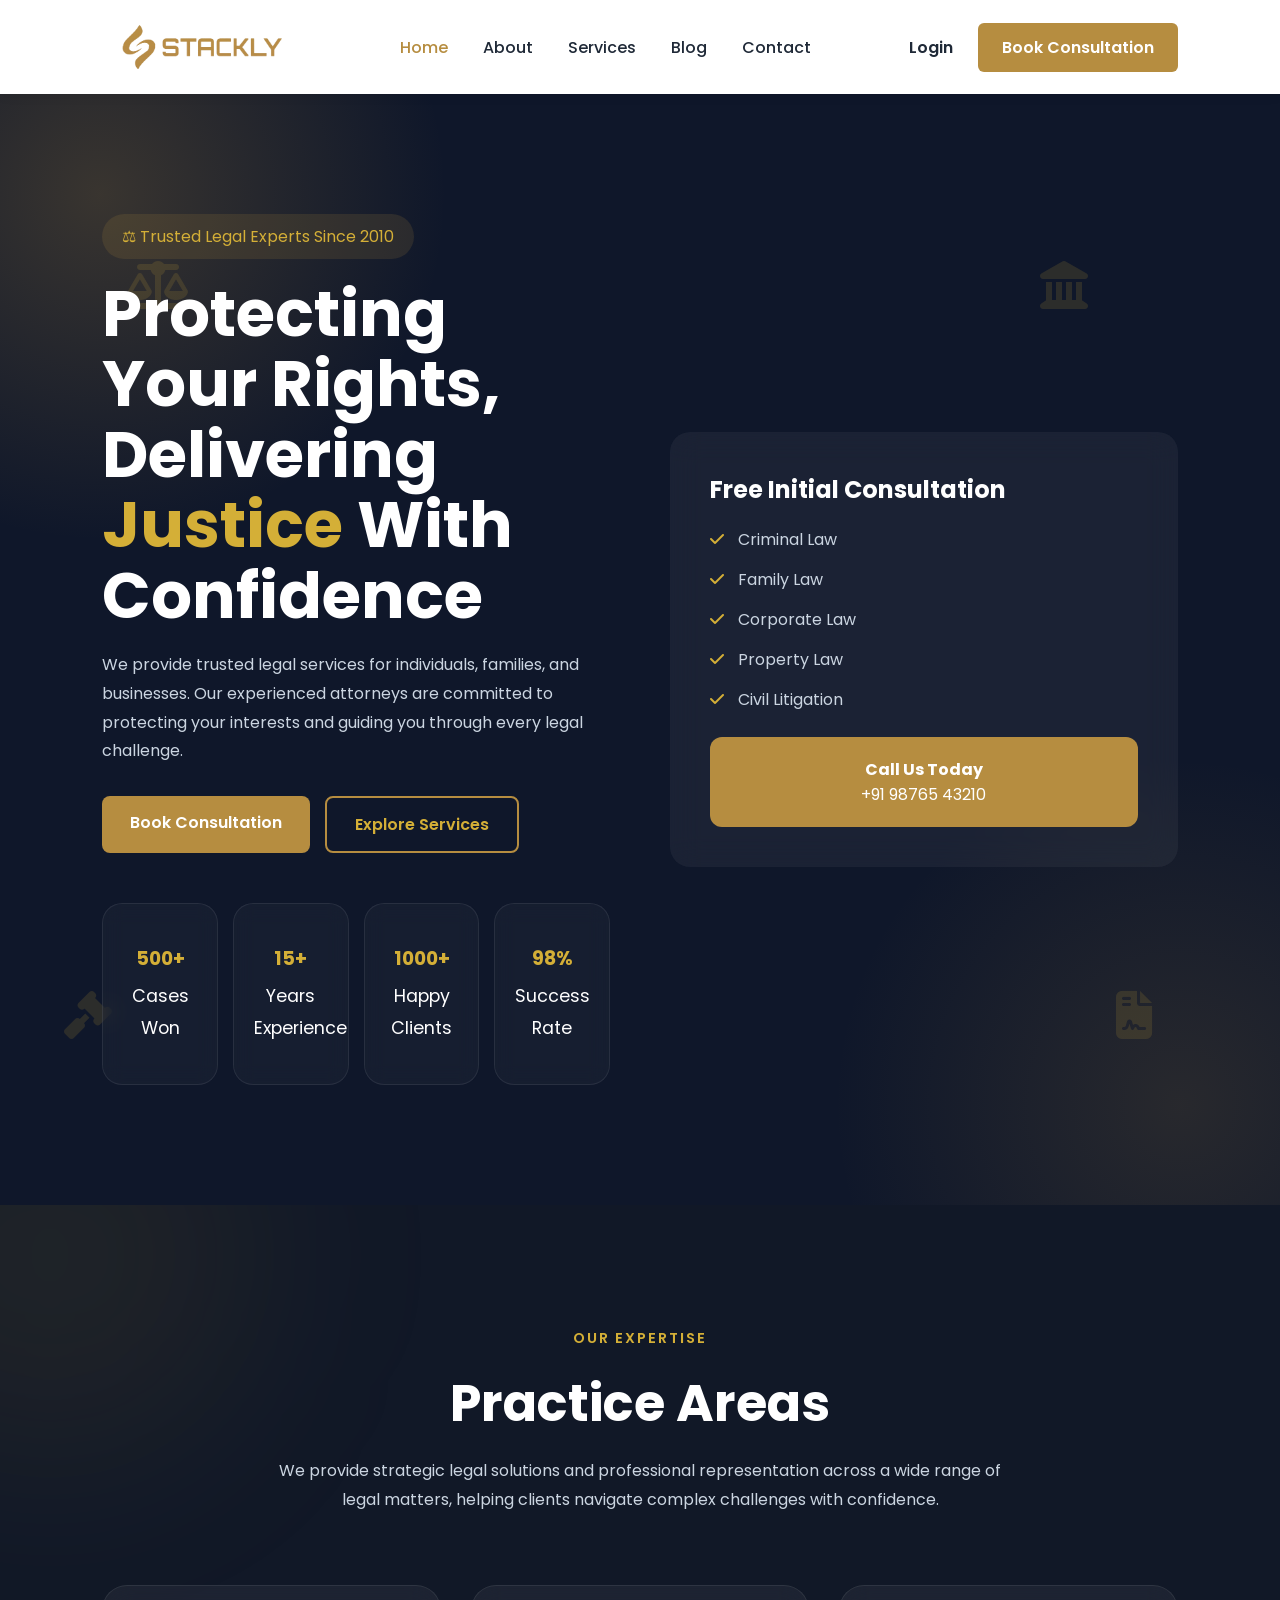
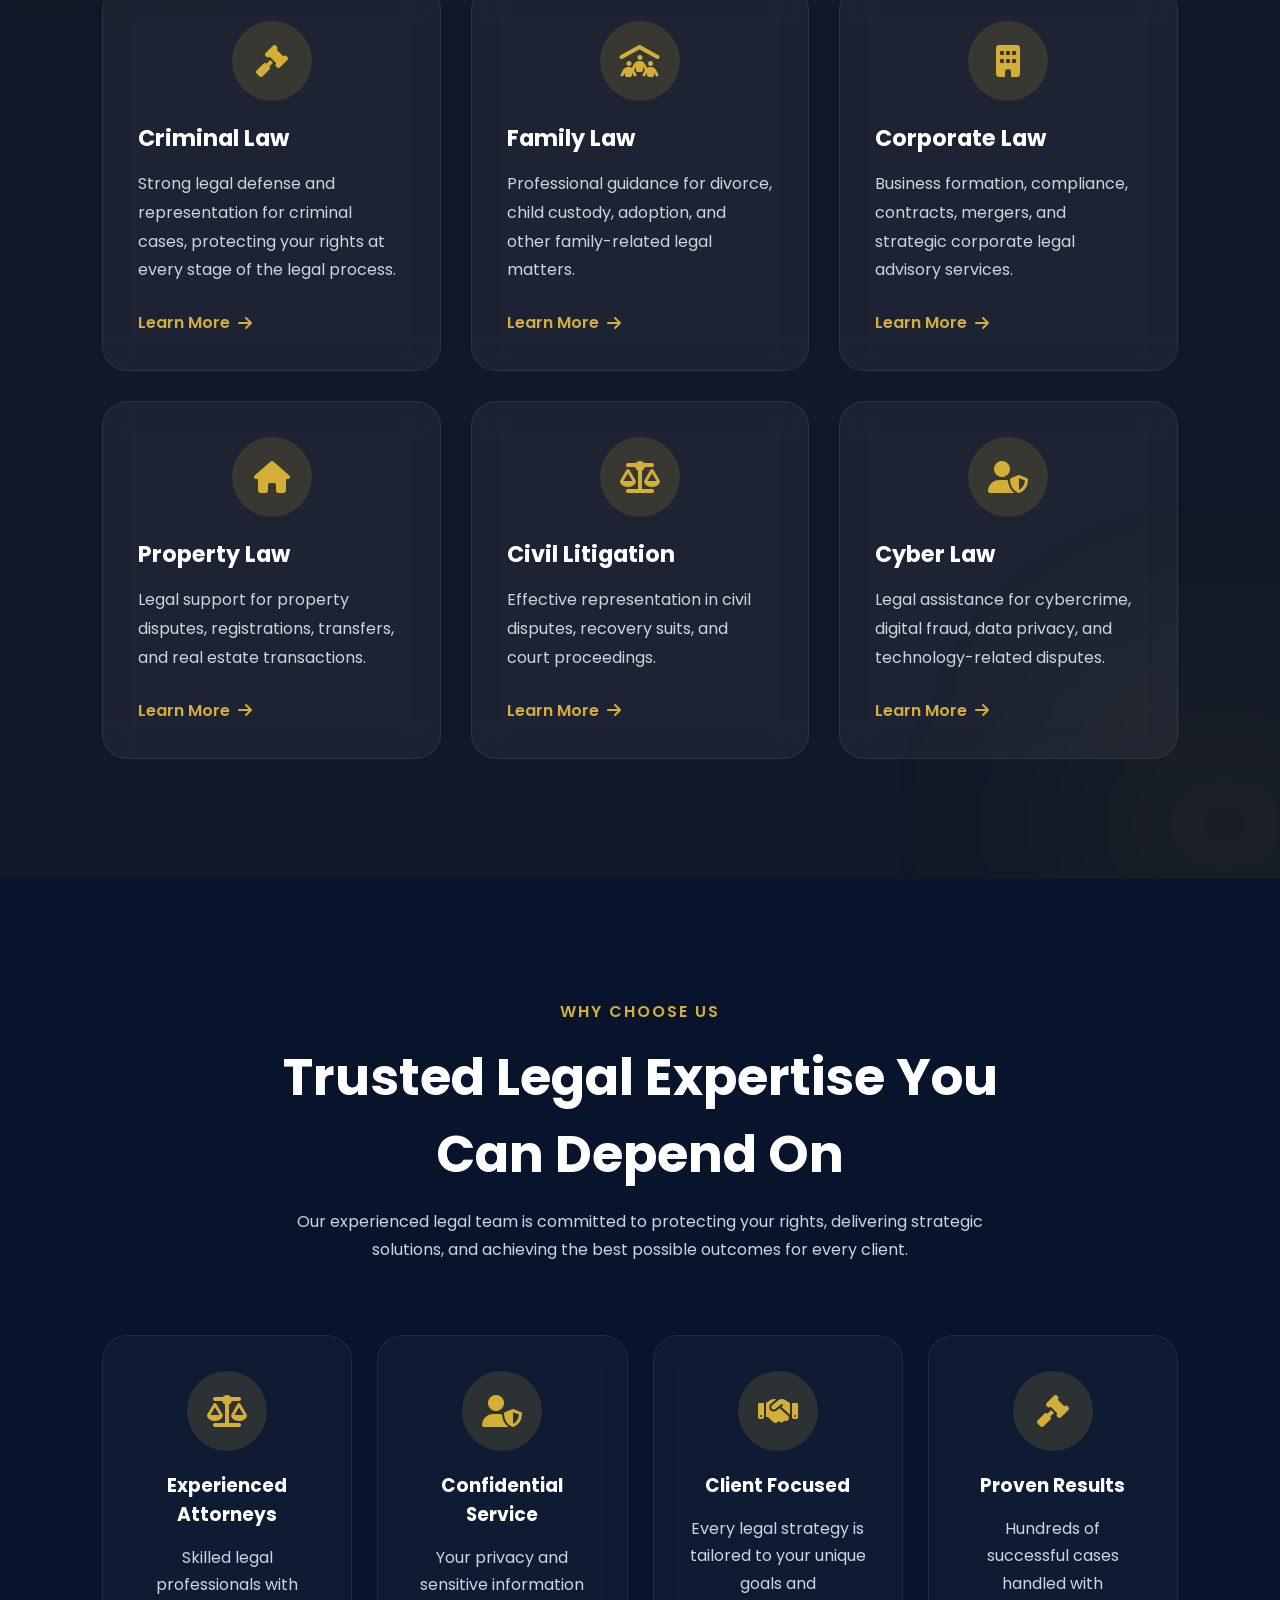
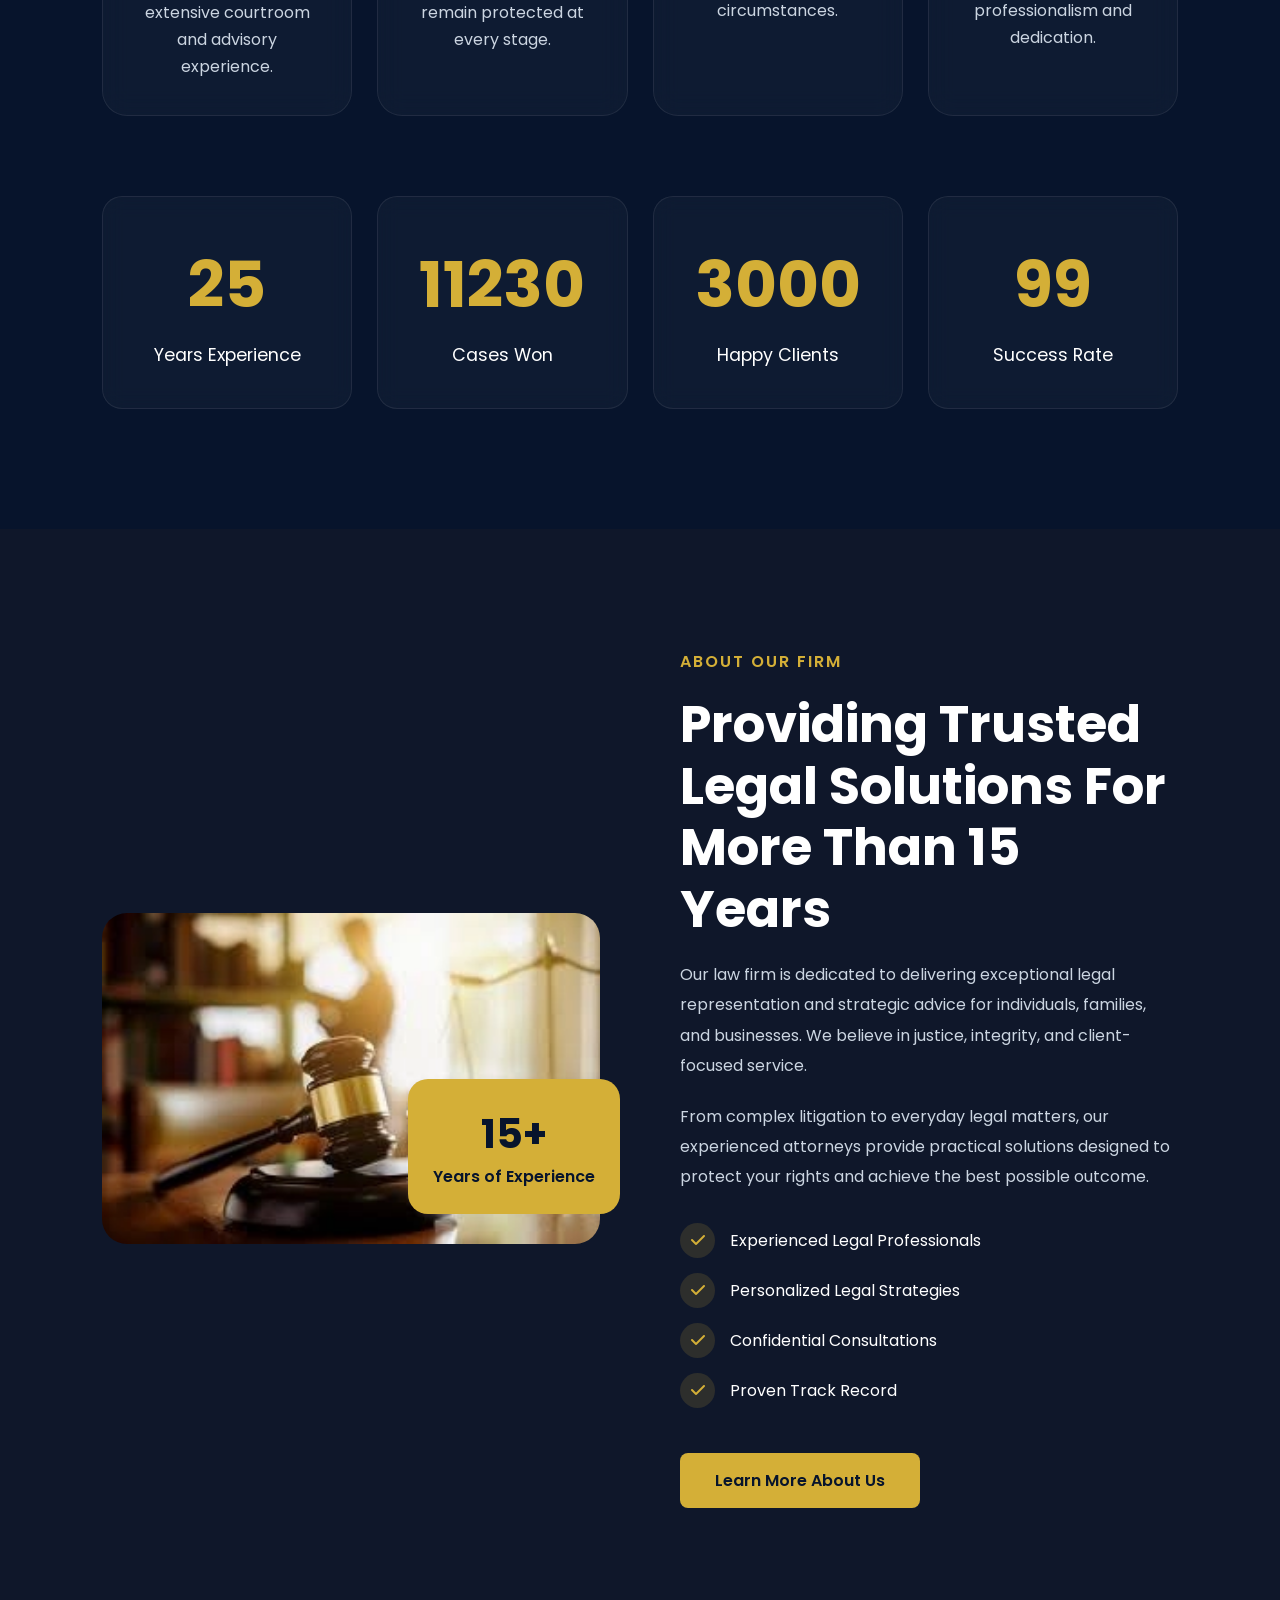
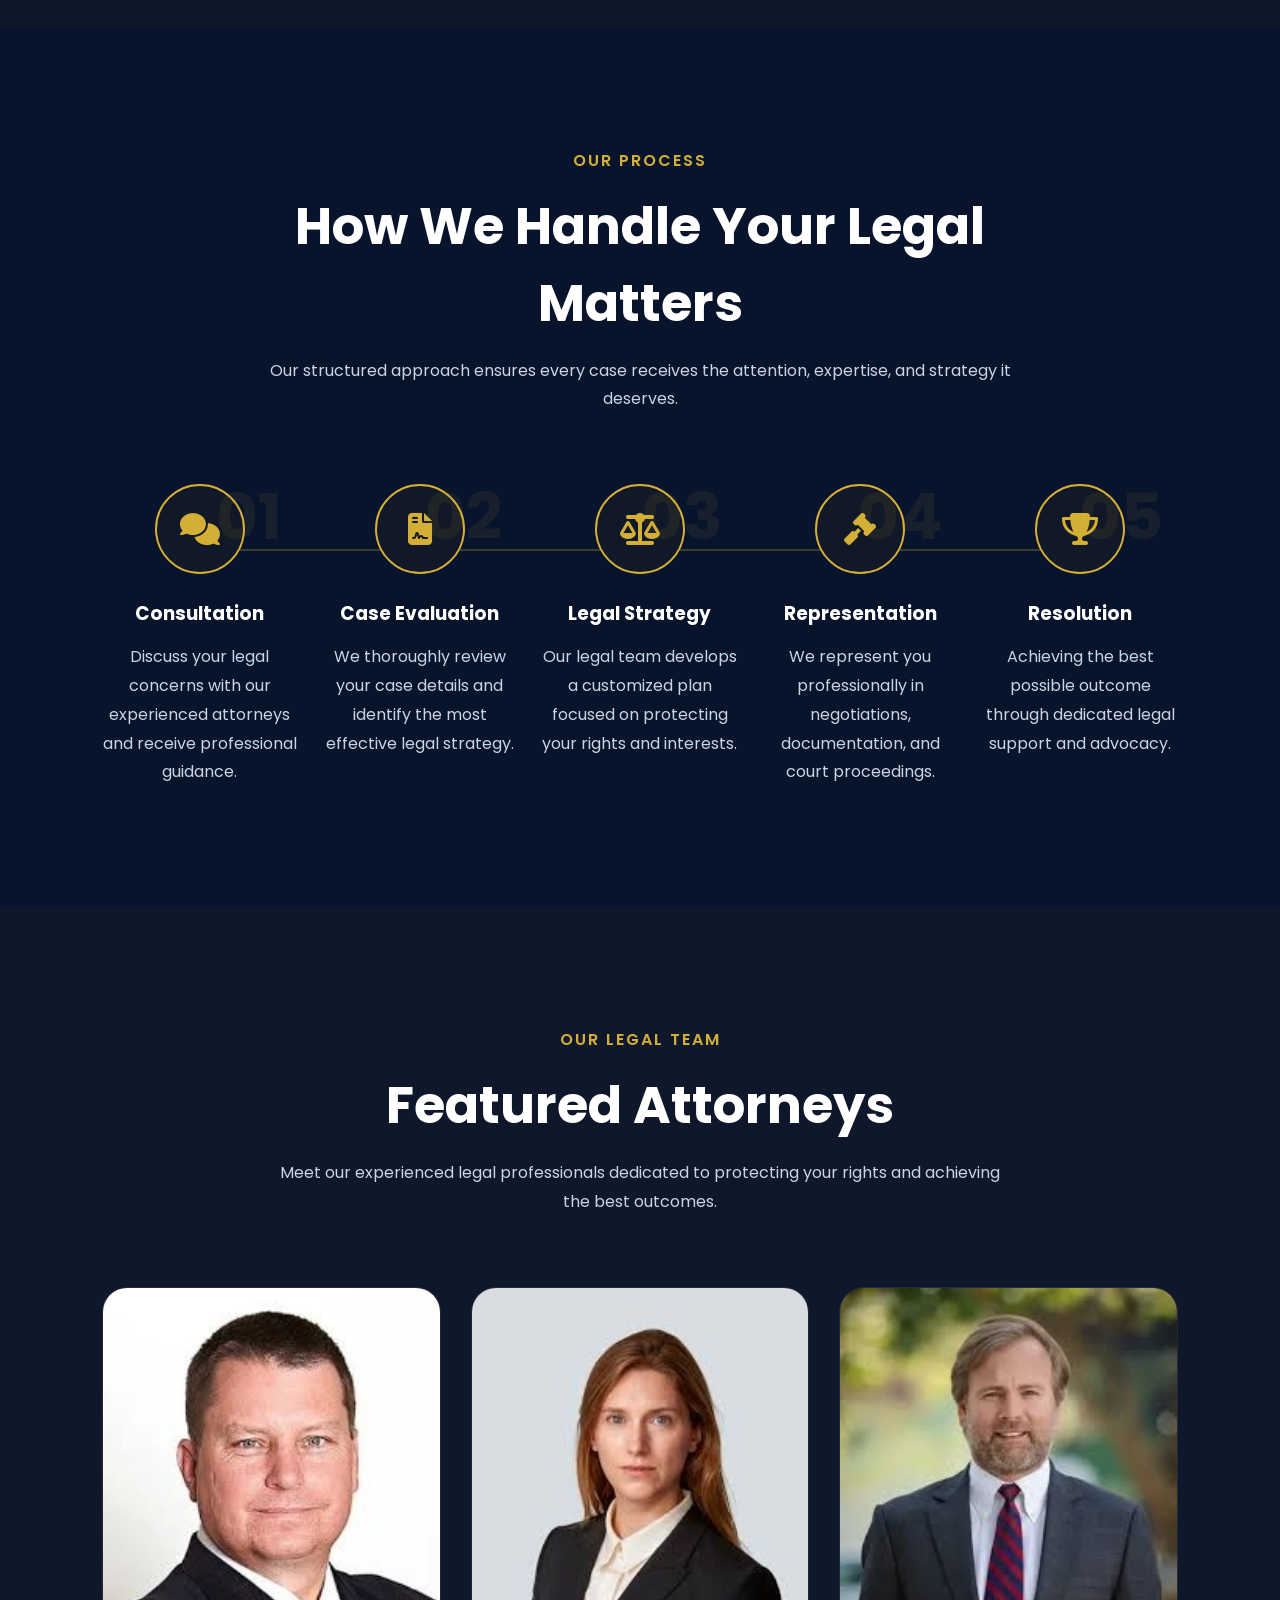
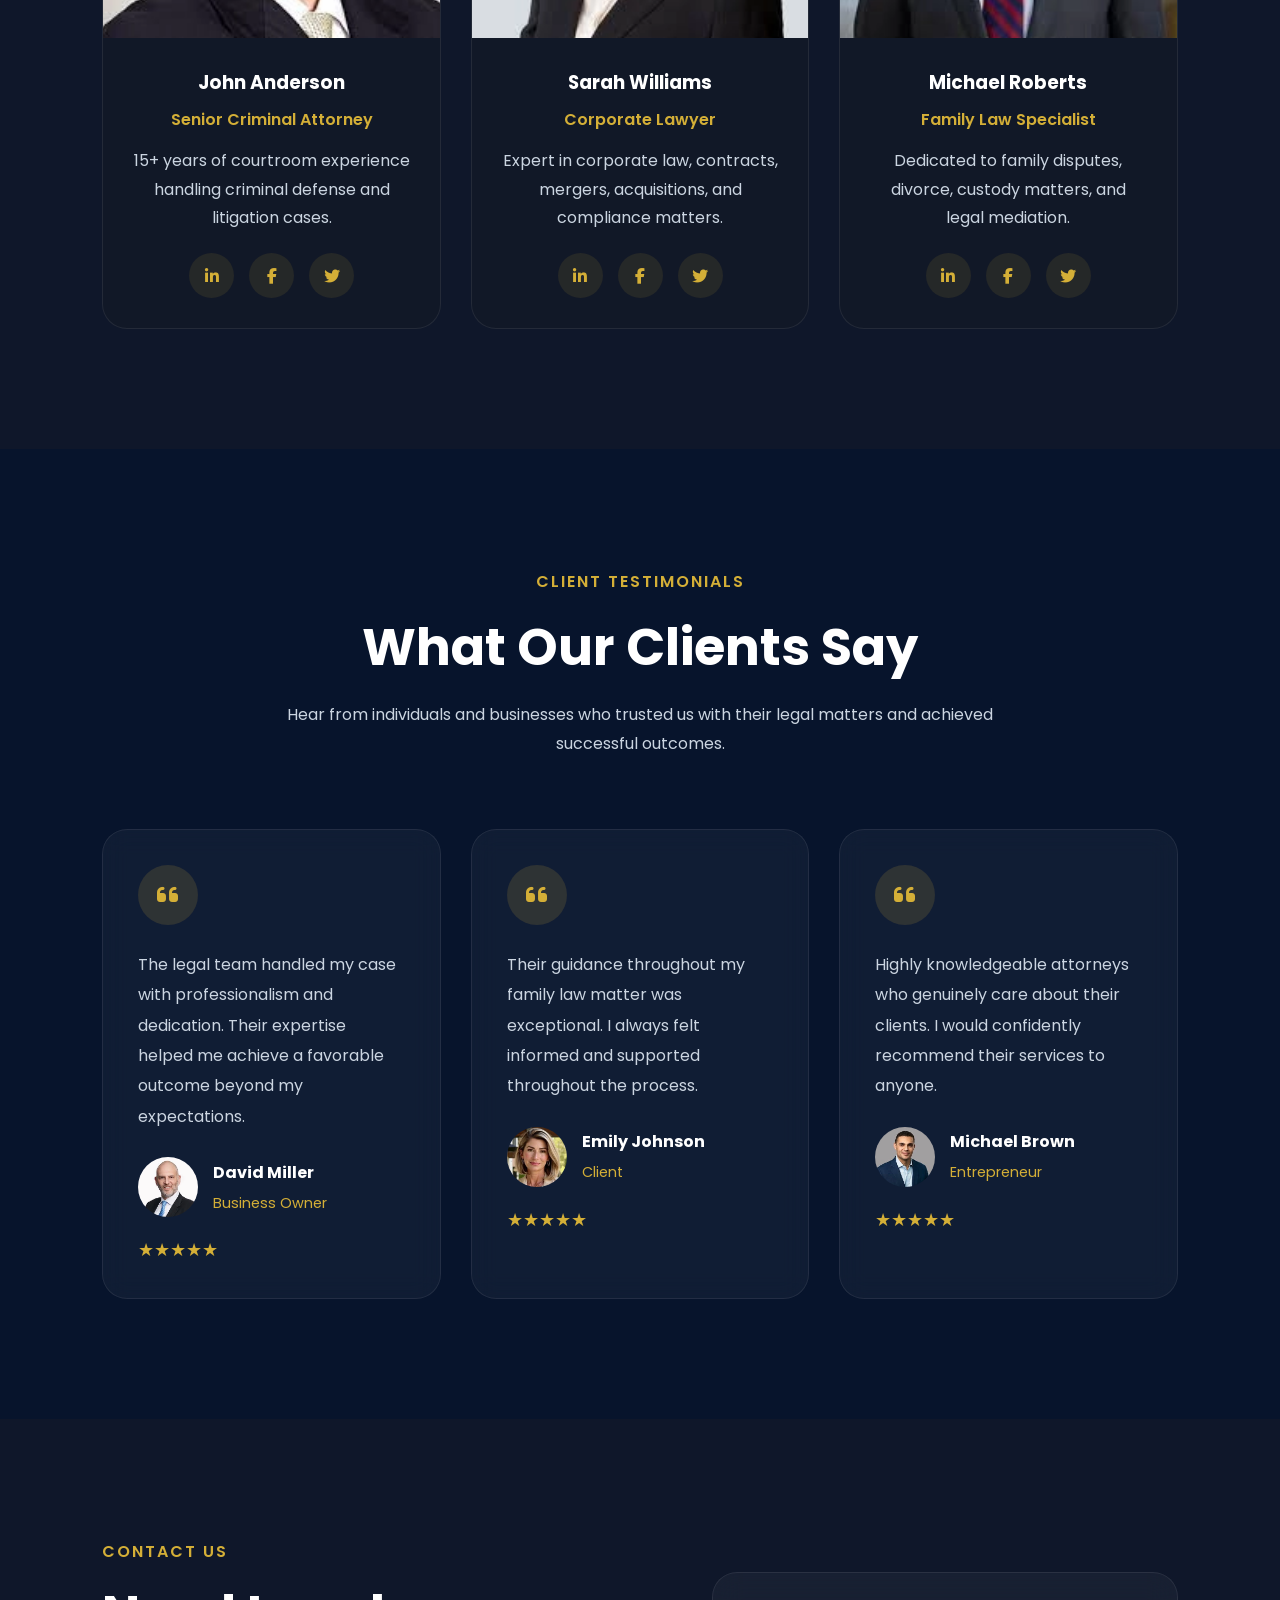
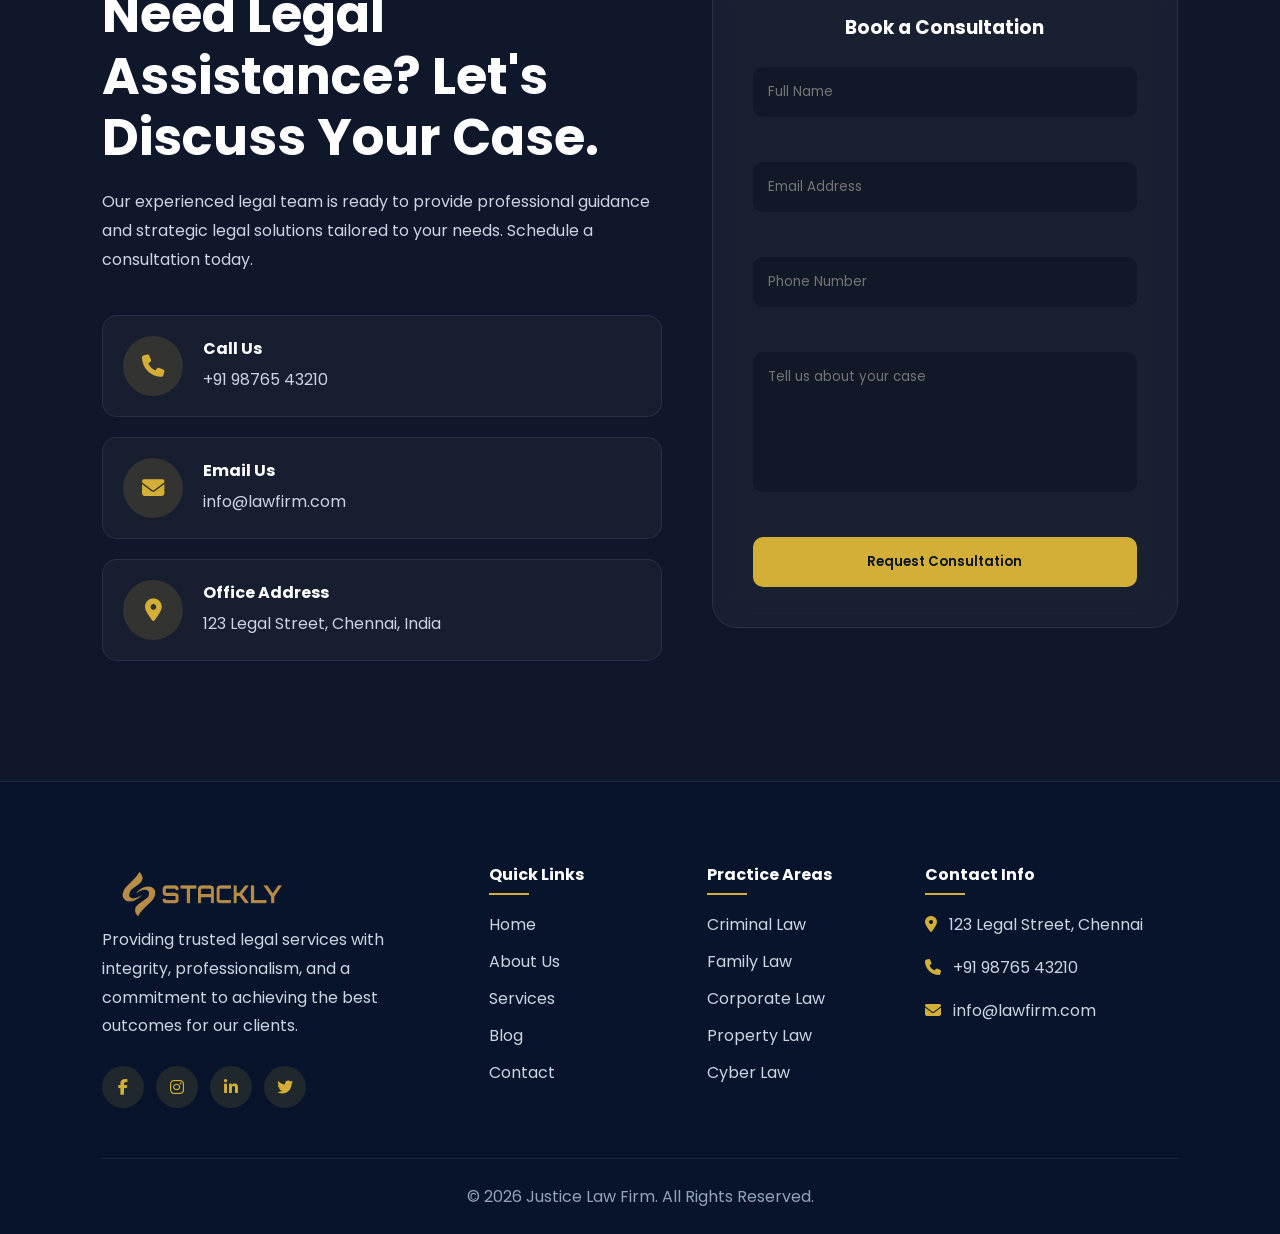
<file: index.html>
<!DOCTYPE html>
<html lang="en">

<head>
    <meta charset="UTF-8">
    <meta name="viewport" content="width=device-width, initial-scale=1.0">
    <title>Law Services</title>
    <link rel="stylesheet" href="style.css">
    <link rel="stylesheet" href="shared.css">
    <link rel="stylesheet" href="https://cdnjs.cloudflare.com/ajax/libs/font-awesome/6.7.2/css/all.min.css">


    <link rel="stylesheet" href="https://cdnjs.cloudflare.com/ajax/libs/font-awesome/6.7.2/css/all.min.css">

    <link rel="stylesheet" href="https://cdnjs.cloudflare.com/ajax/libs/font-awesome/6.7.2/css/all.min.css">

</head>

<body>

    <nav class="navbar">
        
        <a href="index.html" class="logo-container">
            <img src="./asset/logo (2).webp" alt="Company Logo" class="logo-img">
        </a>

        <ul class="nav-links">
            <li><a href="index.html" class="active">Home</a></li>
            <li><a href="about.html">About</a></li>
            <li><a href="services.html">Services</a></li>
            <li><a href="blog.html">Blog</a></li>
            <li><a href="contact.html">Contact</a></li>
        </ul>

        <div class="nav-right">
            <a href="login.html" class="login-btn">Login</a>
            <a href="404.html" class="consult-btn">Book Consultation</a>
        </div>

        <div class="menu-toggle">
            <i class="fa-solid fa-bars"></i>
        </div>

    </nav>

    <section class="hero">

        <i class="fa-solid fa-scale-balanced floating-icon icon1"></i>
        <i class="fa-solid fa-gavel floating-icon icon2"></i>
        <i class="fa-solid fa-landmark floating-icon icon3"></i>
        <i class="fa-solid fa-file-contract floating-icon icon4"></i>

        <div class="hero-container">

            <div class="hero-content">

                <div class="badge">
                    ⚖ Trusted Legal Experts Since 2010
                </div>

                <h1>
                    Protecting Your Rights,
                    Delivering <span>Justice</span>
                    With Confidence
                </h1>

                <p>
                    We provide trusted legal services for individuals,
                    families, and businesses. Our experienced attorneys
                    are committed to protecting your interests and guiding
                    you through every legal challenge.
                </p>

                <div class="hero-buttons">
                    <a href="404.html" class="btn-primary">
                        Book Consultation
                    </a>

                    <a href="404.html" class="btn-secondary">
                        Explore Services
                    </a>
                </div>

                <div class="stats">

                    <div class="stat-card">
                        <h3>500+</h3>
                        <p>Cases Won</p>
                    </div>

                    <div class="stat-card">
                        <h3>15+</h3>
                        <p>Years Experience</p>
                    </div>

                    <div class="stat-card">
                        <h3>1000+</h3>
                        <p>Happy Clients</p>
                    </div>

                    <div class="stat-card">
                        <h3>98%</h3>
                        <p>Success Rate</p>
                    </div>

                </div>

            </div>

            <div class="consultation-card">

                <h2>Free Initial Consultation</h2>

                <ul>
                    <li><i class="fa-solid fa-check"></i> Criminal Law</li>
                    <li><i class="fa-solid fa-check"></i> Family Law</li>
                    <li><i class="fa-solid fa-check"></i> Corporate Law</li>
                    <li><i class="fa-solid fa-check"></i> Property Law</li>
                    <li><i class="fa-solid fa-check"></i> Civil Litigation</li>
                </ul>

                <div class="phone-box">
                    <h4>Call Us Today</h4>
                    <p>+91 98765 43210</p>
                </div>

            </div>

        </div>

    </section>

    <section class="practice-areas" id="services">

        <div class="section-header reveal">
            <span>OUR EXPERTISE</span>
            <h2>Practice Areas</h2>
            <p>
                We provide strategic legal solutions and professional representation
                across a wide range of legal matters, helping clients navigate
                complex challenges with confidence.
            </p>
        </div>

        <div class="practice-grid">

            <div class="practice-card reveal">
                <div class="icon-box">
                    <i class="fa-solid fa-gavel"></i>
                </div>

                <h3>Criminal Law</h3>

                <p>
                    Strong legal defense and representation for criminal cases,
                    protecting your rights at every stage of the legal process.
                </p>

                <a href="404.html">
                    Learn More
                    <i class="fa-solid fa-arrow-right"></i>
                </a>
            </div>

            <div class="practice-card reveal">
                <div class="icon-box">
                    <i class="fa-solid fa-people-roof"></i>
                </div>

                <h3>Family Law</h3>

                <p>
                    Professional guidance for divorce, child custody, adoption,
                    and other family-related legal matters.
                </p>

                <a href="404.html">
                    Learn More
                    <i class="fa-solid fa-arrow-right"></i>
                </a>
            </div>

            <div class="practice-card reveal">
                <div class="icon-box">
                    <i class="fa-solid fa-building"></i>
                </div>

                <h3>Corporate Law</h3>

                <p>
                    Business formation, compliance, contracts, mergers,
                    and strategic corporate legal advisory services.
                </p>

                <a href="404.html">
                    Learn More
                    <i class="fa-solid fa-arrow-right"></i>
                </a>
            </div>

            <div class="practice-card reveal">
                <div class="icon-box">
                    <i class="fa-solid fa-house"></i>
                </div>

                <h3>Property Law</h3>

                <p>
                    Legal support for property disputes, registrations,
                    transfers, and real estate transactions.
                </p>

                <a href="404.html">
                    Learn More
                    <i class="fa-solid fa-arrow-right"></i>
                </a>
            </div>

            <div class="practice-card reveal">
                <div class="icon-box">
                    <i class="fa-solid fa-scale-balanced"></i>
                </div>

                <h3>Civil Litigation</h3>

                <p>
                    Effective representation in civil disputes, recovery suits,
                    and court proceedings.
                </p>

                <a href="404.html">
                    Learn More
                    <i class="fa-solid fa-arrow-right"></i>
                </a>
            </div>

            <div class="practice-card reveal">
                <div class="icon-box">
                    <i class="fa-solid fa-user-shield"></i>
                </div>

                <h3>Cyber Law</h3>


                <p>
                    Legal assistance for cybercrime, digital fraud,
                    data privacy, and technology-related disputes.
                </p>

                <a href="404.html">
                    Learn More
                    <i class="fa-solid fa-arrow-right"></i>
                </a>
            </div>

        </div>

    </section>

    <section class="why-us" id="why-us">

        <div class="section-title reveal">
            <span>WHY CHOOSE US</span>
            <h2>Trusted Legal Expertise You Can Depend On</h2>
            <p>
                Our experienced legal team is committed to protecting your rights,
                delivering strategic solutions, and achieving the best possible
                outcomes for every client.
            </p>
        </div>

        <div class="why-grid">

            <div class="why-card reveal">
                <div class="icon-box">
                    <i class="fa-solid fa-scale-balanced"></i>
                </div>

                <h3>Experienced Attorneys</h3>

                <p>
                    Skilled legal professionals with extensive courtroom and
                    advisory experience.
                </p>
            </div>

            <div class="why-card reveal">
                <div class="icon-box">
                    <i class="fa-solid fa-user-shield"></i>
                </div>

                <h3>Confidential Service</h3>

                <p>
                    Your privacy and sensitive information remain protected at
                    every stage.
                </p>
            </div>

            <div class="why-card reveal">
                <div class="icon-box">
                    <i class="fa-solid fa-handshake"></i>
                </div>

                <h3>Client Focused</h3>

                <p>
                    Every legal strategy is tailored to your unique goals
                    and circumstances.
                </p>
            </div>

            <div class="why-card reveal">
                <div class="icon-box">
                    <i class="fa-solid fa-gavel"></i>
                </div>

                <h3>Proven Results</h3>

                <p>
                    Hundreds of successful cases handled with professionalism
                    and dedication.
                </p>
            </div>

        </div>

        <div class="stats-section">

            <div class="stat-card reveal">
                <h2 class="counter" data-target="15">25</h2>
                <p>Years Experience</p>
            </div>

            <div class="stat-card reveal">
                <h2 class="counter" data-target="500">11230</h2>
                <p>Cases Won</p>
            </div>

            <div class="stat-card reveal">
                <h2 class="counter" data-target="1000">3000</h2>
                <p>Happy Clients</p>
            </div>

            <div class="stat-card reveal">
                <h2 class="counter" data-target="98">99</h2>
                <p>Success Rate</p>
            </div>

        </div>

    </section>

    <section class="about-preview" id="about">

        <div class="about-container">

            <div class="about-image reveal">

                <img src="asset/law 1.webp" alt="Law Firm">

                <div class="experience-badge">
                    <h3>15+</h3>
                    <p>Years of Experience</p>
                </div>

            </div>

            <div class="about-content reveal">

                <span class="section-tag">
                    ABOUT OUR FIRM
                </span>

                <h2>
                    Providing Trusted Legal Solutions
                    For More Than 15 Years
                </h2>

                <p>
                    Our law firm is dedicated to delivering exceptional legal
                    representation and strategic advice for individuals,
                    families, and businesses. We believe in justice,
                    integrity, and client-focused service.
                </p>

                <p>
                    From complex litigation to everyday legal matters,
                    our experienced attorneys provide practical solutions
                    designed to protect your rights and achieve the best
                    possible outcome.
                </p>

                <div class="about-features">

                    <div class="feature">
                        <i class="fa-solid fa-check"></i>
                        <span>Experienced Legal Professionals</span>
                    </div>

                    <div class="feature">
                        <i class="fa-solid fa-check"></i>
                        <span>Personalized Legal Strategies</span>
                    </div>

                    <div class="feature">
                        <i class="fa-solid fa-check"></i>
                        <span>Confidential Consultations</span>
                    </div>

                    <div class="feature">
                        <i class="fa-solid fa-check"></i>
                        <span>Proven Track Record</span>
                    </div>

                </div>

                <a href="404.html" class="about-btn">
                    Learn More About Us
                </a>

            </div>

        </div>

    </section>

    <section class="process-section" id="process">

        <div class="section-title">
            <span>OUR PROCESS</span>
            <h2>How We Handle Your Legal Matters</h2>
            <p>
                Our structured approach ensures every case receives the
                attention, expertise, and strategy it deserves.
            </p>
        </div>

        <div class="process-container">

            <div class="process-card">
                <div class="process-number">01</div>
                <div class="process-icon">
                    <i class="fa-solid fa-comments"></i>
                </div>
                <h3>Consultation</h3>
                <p>
                    Discuss your legal concerns with our experienced attorneys
                    and receive professional guidance.
                </p>
            </div>

            <div class="process-card">
                <div class="process-number">02</div>
                <div class="process-icon">
                    <i class="fa-solid fa-file-contract"></i>
                </div>
                <h3>Case Evaluation</h3>
                <p>
                    We thoroughly review your case details and identify the
                    most effective legal strategy.
                </p>
            </div>

            <div class="process-card">
                <div class="process-number">03</div>
                <div class="process-icon">
                    <i class="fa-solid fa-scale-balanced"></i>
                </div>
                <h3>Legal Strategy</h3>
                <p>
                    Our legal team develops a customized plan focused on
                    protecting your rights and interests.
                </p>
            </div>

            <div class="process-card">
                <div class="process-number">04</div>
                <div class="process-icon">
                    <i class="fa-solid fa-gavel"></i>
                </div>
                <h3>Representation</h3>
                <p>
                    We represent you professionally in negotiations,
                    documentation, and court proceedings.
                </p>
            </div>

            <div class="process-card">
                <div class="process-number">05</div>
                <div class="process-icon">
                    <i class="fa-solid fa-trophy"></i>
                </div>
                <h3>Resolution</h3>
                <p>
                    Achieving the best possible outcome through dedicated
                    legal support and advocacy.
                </p>
            </div>

        </div>

    </section>

    <section class="attorneys-section" id="attorneys">

        <div class="section-title">
            <span>OUR LEGAL TEAM</span>
            <h2>Featured Attorneys</h2>
            <p>
                Meet our experienced legal professionals dedicated to
                protecting your rights and achieving the best outcomes.
            </p>
        </div>

        <div class="attorneys-grid">

            <div class="attorney-card">
                <div class="attorney-img">
                    <img src="asset/img1.webp" alt="Attorney">
                </div>

                <div class="attorney-content">
                    <h3>John Anderson</h3>
                    <span>Senior Criminal Attorney</span>

                    <p>
                        15+ years of courtroom experience handling criminal
                        defense and litigation cases.
                    </p>

                    <div class="social-links">
                        <a href="404.html"><i class="fa-brands fa-linkedin-in"></i></a>
                        <a href="404.html"><i class="fa-brands fa-facebook-f"></i></a>
                        <a href="404.html"><i class="fa-brands fa-twitter"></i></a>
                    </div>
                </div>
            </div>

            <div class="attorney-card">
                <div class="attorney-img">
                    <img src="asset/img2.webp" alt="Attorney">
                </div>

                <div class="attorney-content">
                    <h3>Sarah Williams</h3>
                    <span>Corporate Lawyer</span>

                    <p>
                        Expert in corporate law, contracts, mergers,
                        acquisitions, and compliance matters.
                    </p>

                    <div class="social-links">
                        <a href="404.html"><i class="fa-brands fa-linkedin-in"></i></a>
                        <a href="404.html"><i class="fa-brands fa-facebook-f"></i></a>
                        <a href="404.html"><i class="fa-brands fa-twitter"></i></a>
                    </div>
                </div>
            </div>

            <div class="attorney-card">
                <div class="attorney-img">
                    <img src="asset/img3.webp" alt="Attorney">
                </div>

                <div class="attorney-content">
                    <h3>Michael Roberts</h3>
                    <span>Family Law Specialist</span>

                    <p>
                        Dedicated to family disputes, divorce,
                        custody matters, and legal mediation.
                    </p>

                    <div class="social-links">
                        <a href="404.html"><i class="fa-brands fa-linkedin-in"></i></a>
                        <a href="404.html"><i class="fa-brands fa-facebook-f"></i></a>
                        <a href="404.html"><i class="fa-brands fa-twitter"></i></a>
                    </div>
                </div>
            </div>

        </div>

    </section>

    <section class="testimonials-section" id="testimonials">

        <div class="section-title">
            <span>CLIENT TESTIMONIALS</span>
            <h2>What Our Clients Say</h2>
            <p>
                Hear from individuals and businesses who trusted us
                with their legal matters and achieved successful outcomes.
            </p>
        </div>

        <div class="testimonials-grid">

            <div class="testimonial-card">

                <div class="quote-icon">
                    <i class="fa-solid fa-quote-left"></i>
                </div>

                <p class="testimonial-text">
                    The legal team handled my case with professionalism
                    and dedication. Their expertise helped me achieve
                    a favorable outcome beyond my expectations.
                </p>

                <div class="client-info">
                    <img src="asset/img4.webp" alt="Client">
                    <div>
                        <h4>David Miller</h4>
                        <span>Business Owner</span>
                    </div>
                </div>

                <div class="stars">
                    ★★★★★
                </div>

            </div>

            <div class="testimonial-card">

                <div class="quote-icon">
                    <i class="fa-solid fa-quote-left"></i>
                </div>

                <p class="testimonial-text">
                    Their guidance throughout my family law matter was
                    exceptional. I always felt informed and supported
                    throughout the process.
                </p>

                <div class="client-info">
                    <img src="asset/img5.webp" alt="Client">
                    <div>
                        <h4>Emily Johnson</h4>
                        <span>Client</span>
                    </div>
                </div>

                <div class="stars">
                    ★★★★★
                </div>

            </div>

            <div class="testimonial-card">

                <div class="quote-icon">
                    <i class="fa-solid fa-quote-left"></i>
                </div>

                <p class="testimonial-text">
                    Highly knowledgeable attorneys who genuinely care
                    about their clients. I would confidently recommend
                    their services to anyone.
                </p>

                <div class="client-info">
                    <img src="asset/img6.webp" alt="Client">
                    <div>
                        <h4>Michael Brown</h4>
                        <span>Entrepreneur</span>
                    </div>
                </div>

                <div class="stars">
                    ★★★★★
                </div>

            </div>

        </div>

    </section>

    <section class="contact-preview" id="contact">

        <div class="contact-container">

            <div class="contact-content">

                <span>CONTACT US</span>

                <h2>
                    Need Legal Assistance?
                    Let's Discuss Your Case.
                </h2>

                <p>
                    Our experienced legal team is ready to provide professional
                    guidance and strategic legal solutions tailored to your needs.
                    Schedule a consultation today.
                </p>

                <div class="contact-info">

                    <div class="info-box">
                        <i class="fa-solid fa-phone"></i>
                        <div>
                            <h4>Call Us</h4>
                            <p>+91 98765 43210</p>
                        </div>
                    </div>

                    <div class="info-box">
                        <i class="fa-solid fa-envelope"></i>
                        <div>
                            <h4>Email Us</h4>
                            <p>info@lawfirm.com</p>
                        </div>
                    </div>

                    <div class="info-box">
                        <i class="fa-solid fa-location-dot"></i>
                        <div>
                            <h4>Office Address</h4>
                            <p>123 Legal Street, Chennai, India</p>
                        </div>
                    </div>

                </div>

            </div>

            <div class="contact-form-card">

                <h3>Book a Consultation</h3>

                <form id="consultationForm">

                    <input type="text" id="fullName" placeholder="Full Name">
                    <span class="error-message"></span>

                    <input type="email" id="email" placeholder="Email Address">
                    <span class="error-message"></span>

                    <input type="tel" id="phone" placeholder="Phone Number">
                    <span class="error-message"></span>

                    <textarea id="message" placeholder="Tell us about your case"></textarea>
                    <span class="error-message"></span>

                    <button type="submit">
                        Request Consultation
                    </button>


                </form>

            </div>

        </div>

    </section>

    <footer class="footer">

        <div class="footer-container">

            <div class="footer-column">

                <div class="logo-container">
                    <img src="./asset/logo (2).webp" alt="Company Logo" class="logo-img">
                </div>

                <p>
                    Providing trusted legal services with integrity,
                    professionalism, and a commitment to achieving
                    the best outcomes for our clients.
                </p>

                <div class="social-icons">

                    <a href="404.html">
                        <i class="fa-brands fa-facebook-f"></i>
                    </a>

                    <a href="404.html">
                        <i class="fa-brands fa-instagram"></i>
                    </a>

                    <a href="404.html">
                        <i class="fa-brands fa-linkedin-in"></i>
                    </a>

                    <a href="404.html">
                        <i class="fa-brands fa-twitter"></i>
                    </a>

                </div>

            </div>


            <div class="footer-column">

                <h4>Quick Links</h4>

                <ul>
                    <li><a href="index.html">Home</a></li>
                    <li><a href="about.html">About Us</a></li>
                    <li><a href="services.html">Services</a></li>
                    <li><a href="blog.html">Blog</a></li>
                    <li><a href="contact.html">Contact</a></li>
                </ul>

            </div>


            <div class="footer-column">

                <h4>Practice Areas</h4>

                <ul>
                    <li><a href="404.html">Criminal Law</a></li>
                    <li><a href="404.html">Family Law</a></li>
                    <li><a href="404.html">Corporate Law</a></li>
                    <li><a href="404.html">Property Law</a></li>
                    <li><a href="404.html">Cyber Law</a></li>
                </ul>

            </div>


            <div class="footer-column">

                <h4>Contact Info</h4>

                <div class="contact-item">
                    <i class="fa-solid fa-location-dot"></i>
                    <span>123 Legal Street, Chennai</span>
                </div>

                <div class="contact-item">
                    <i class="fa-solid fa-phone"></i>
                    <span>+91 98765 43210</span>
                </div>

                <div class="contact-item">
                    <i class="fa-solid fa-envelope"></i>
                    <span>info@lawfirm.com</span>
                </div>

            </div>

        </div>


        <div class="footer-bottom">

            <p>
                © 2026 Justice Law Firm. All Rights Reserved.
            </p>

        </div>

    </footer>

    <script src="main.js"></script>
    <script>

        const form = document.getElementById("consultationForm");

        form.addEventListener("submit", function (e) {

            e.preventDefault();

            const fullName = document.getElementById("fullName");
            const email = document.getElementById("email");
            const phone = document.getElementById("phone");
            const message = document.getElementById("message");

            const errorMessages =
                document.querySelectorAll(".error-message");

            errorMessages.forEach(error => {
                error.textContent = "";
            });

            document
                .querySelectorAll("input, textarea")
                .forEach(field => {
                    field.classList.remove("error");
                });

            let isValid = true;

            if (fullName.value.trim() === "") {

                fullName.classList.add("error");
                fullName.nextElementSibling.textContent =
                    "Full Name is required";

                isValid = false;
            }


            const emailPattern =
                /^[^\s@]+@[^\s@]+\.[^\s@]+$/;

            if (email.value.trim() === "") {

                email.classList.add("error");
                email.nextElementSibling.textContent =
                    "Email Address is required";

                isValid = false;

            } else if (!emailPattern.test(email.value.trim())) {

                email.classList.add("error");
                email.nextElementSibling.textContent =
                    "Enter a valid Email Address";

                isValid = false;
            }


            const phonePattern = /^[0-9]{10}$/;

            if (phone.value.trim() === "") {

                phone.classList.add("error");
                phone.nextElementSibling.textContent =
                    "Phone Number is required";

                isValid = false;

            } else if (!phonePattern.test(phone.value.trim())) {

                phone.classList.add("error");
                phone.nextElementSibling.textContent =
                    "Enter a valid 10-digit Phone Number";

                isValid = false;
            }


            if (message.value.trim() === "") {

                message.classList.add("error");
                message.nextElementSibling.textContent =
                    "Please describe your case";

                isValid = false;
            }

            if (isValid) {


                window.location.href = "404.html";

                form.reset();
            }

        });
    </script>

</body>

</html>
</file>
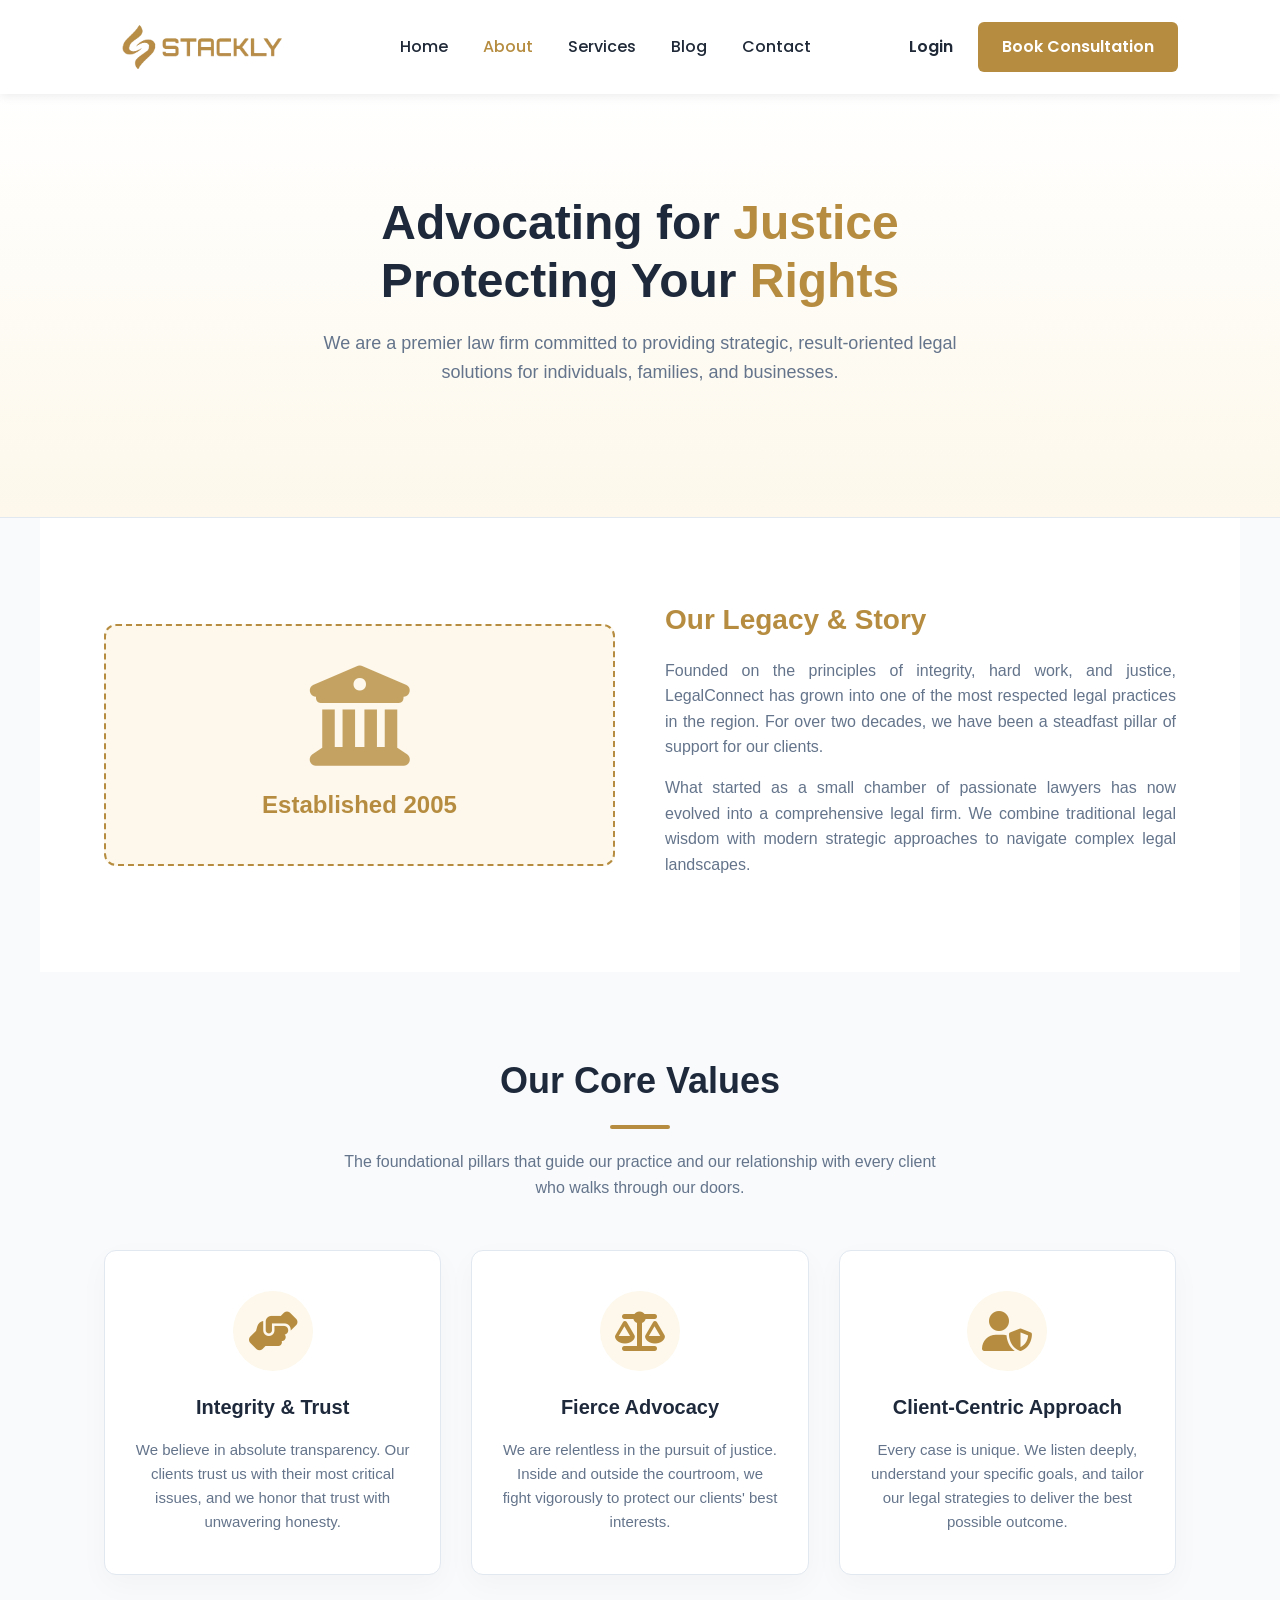
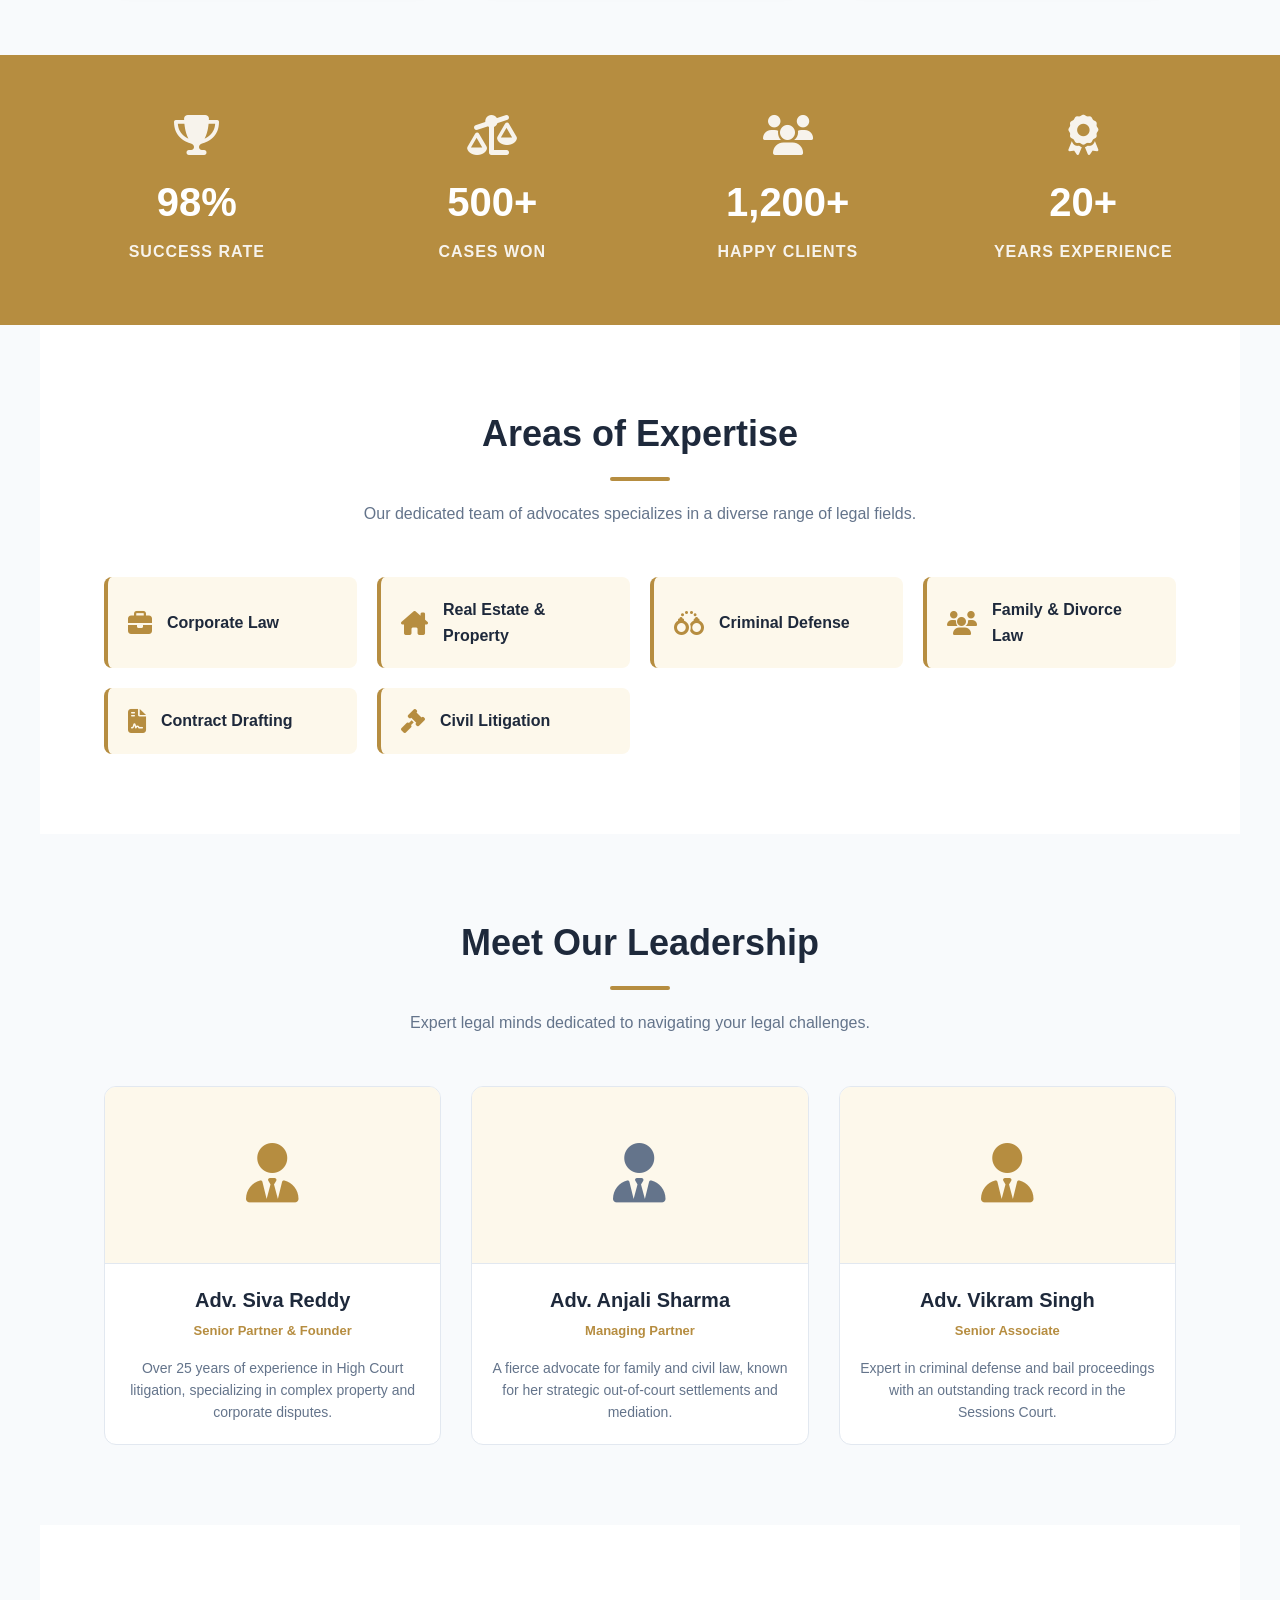
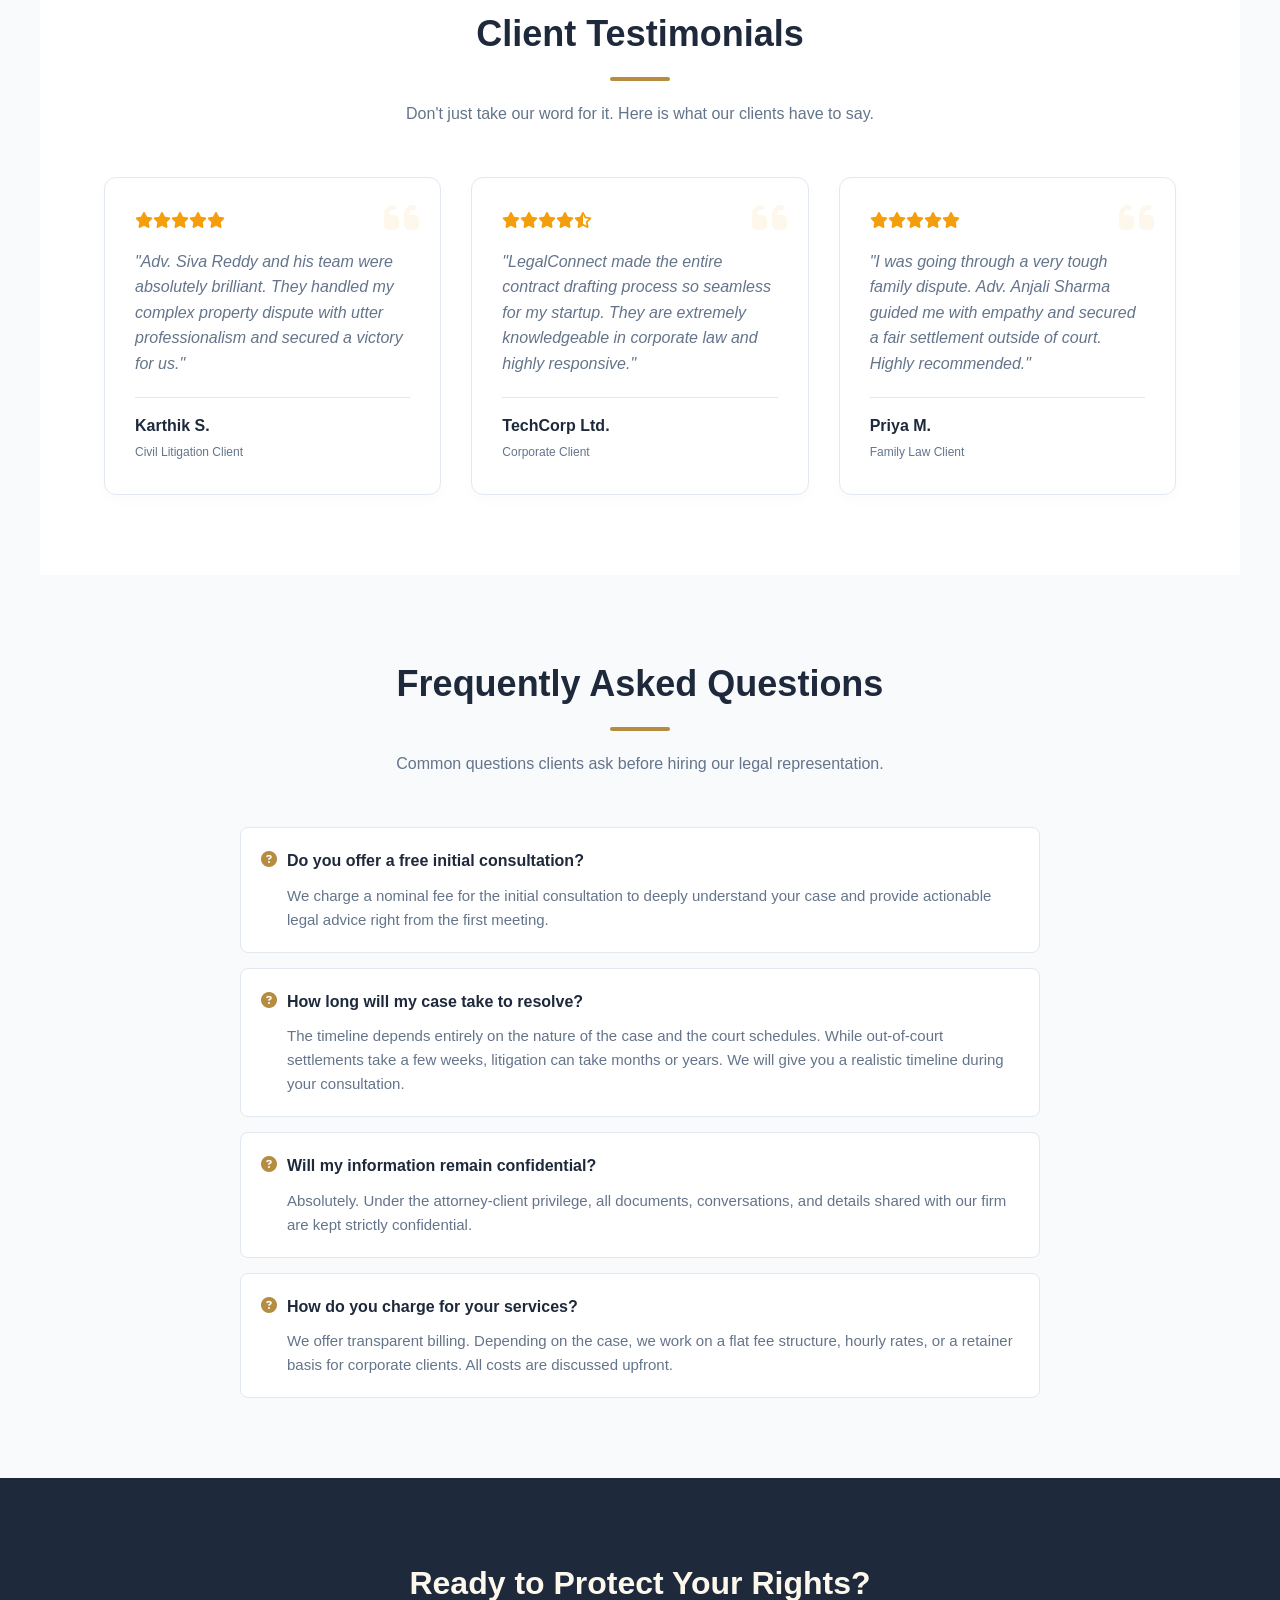
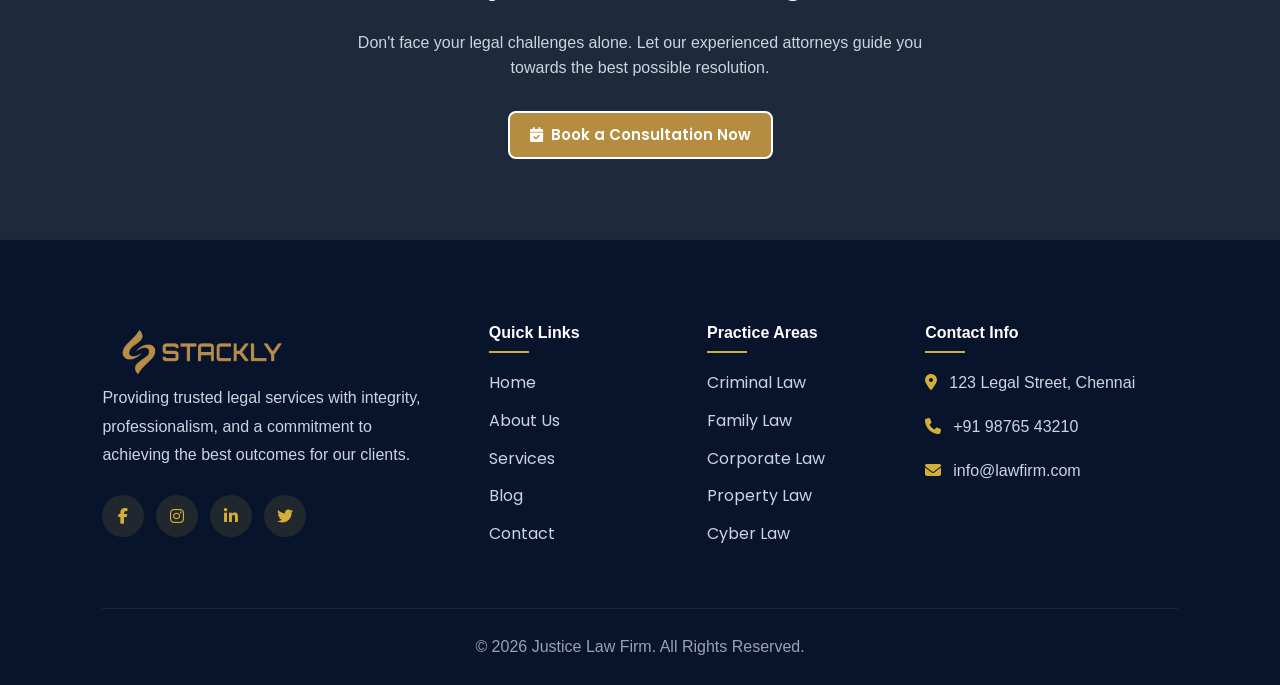
<file: about.html>
<!DOCTYPE html>
<html lang="en">

<head>
    <meta charset="UTF-8">
    <meta name="viewport" content="width=device-width, initial-scale=1.0, maximum-scale=1.0, user-scalable=no">
    <title>About</title>
    <link rel="stylesheet" href="about.css">
    <link rel="stylesheet" href="shared.css">
    <link rel="stylesheet" href="https://cdnjs.cloudflare.com/ajax/libs/font-awesome/6.5.1/css/all.min.css">

    
</head>

<body>

    <nav class="navbar">

        <a href="index.html" class="logo-container">
            <img src="./asset/logo (2).webp" alt="Company Logo" class="logo-img">
        </a>

        <ul class="nav-links">
            <li><a href="index.html">Home</a></li>
            <li><a href="about.html" class="active">About</a></li>
            <li><a href="services.html">Services</a></li>
            <li><a href="blog.html">Blog</a></li>
            <li><a href="contact.html">Contact</a></li>
        </ul>

        <div class="nav-right">
            <a href="login.html" class="login-btn">Login</a>
            <a href="404.html" class="consult-btn">Book Consultation</a>
        </div>

        <div class="menu-toggle">
            <i class="fa-solid fa-bars"></i>
        </div>

    </nav>

    <header class="hero scroll-anim">
        <h1>Advocating for <span>Justice</span><br>Protecting Your <span>Rights</span></h1>
        <p>We are a premier law firm committed to providing strategic, result-oriented legal solutions for individuals, families, and businesses.</p>
    </header>

    <section class="section-container bg-white">
        <div class="story-grid scroll-anim">
            <div class="story-image">
                <i class="fa-solid fa-building-columns"></i>
                <h4 style="margin-top: 20px; color: var(--primary-color); font-size: 24px;">Established 2005</h4>
            </div>
            <div class="story-text">
                <h3>Our Legacy & Story</h3>
                <p>Founded on the principles of integrity, hard work, and justice, LegalConnect has grown into one of the most respected legal practices in the region. For over two decades, we have been a steadfast pillar of support for our clients.</p>
                <p>What started as a small chamber of passionate lawyers has now evolved into a comprehensive legal firm. We combine traditional legal wisdom with modern strategic approaches to navigate complex legal landscapes.</p>
            </div>
        </div>
    </section>

    <section class="section-container bg-light">
        <div class="section-header scroll-anim">
            <h2>Our Core Values</h2>
            <div class="divider"></div>
            <p>The foundational pillars that guide our practice and our relationship with every client who walks through our doors.</p>
        </div>

        <div class="values-grid">
            <div class="value-card scroll-anim" style="transition-delay: 0.1s;">
                <i class="fa-solid fa-handshake-angle"></i>
                <h4>Integrity & Trust</h4>
                <p>We believe in absolute transparency. Our clients trust us with their most critical issues, and we honor that trust with unwavering honesty.</p>
            </div>
            <div class="value-card scroll-anim" style="transition-delay: 0.2s;">
                <i class="fa-solid fa-scale-balanced"></i>
                <h4>Fierce Advocacy</h4>
                <p>We are relentless in the pursuit of justice. Inside and outside the courtroom, we fight vigorously to protect our clients' best interests.</p>
            </div>
            <div class="value-card scroll-anim" style="transition-delay: 0.3s;">
                <i class="fa-solid fa-user-shield"></i>
                <h4>Client-Centric Approach</h4>
                <p>Every case is unique. We listen deeply, understand your specific goals, and tailor our legal strategies to deliver the best possible outcome.</p>
            </div>
        </div>
    </section>

    <section class="stats-banner scroll-anim">
        <div class="stat-item">
            <i class="fa-solid fa-trophy"></i>
            <h3>98%</h3>
            <p>Success Rate</p>
        </div>
        <div class="stat-item">
            <i class="fa-solid fa-scale-unbalanced"></i>
            <h3>500+</h3>
            <p>Cases Won</p>
        </div>
        <div class="stat-item">
            <i class="fa-solid fa-users"></i>
            <h3>1,200+</h3>
            <p>Happy Clients</p>
        </div>
        <div class="stat-item">
            <i class="fa-solid fa-award"></i>
            <h3>20+</h3>
            <p>Years Experience</p>
        </div>
    </section>

    <section class="section-container bg-white">
        <div class="section-header scroll-anim">
            <h2>Areas of Expertise</h2>
            <div class="divider"></div>
            <p>Our dedicated team of advocates specializes in a diverse range of legal fields.</p>
        </div>

        <div class="expertise-grid scroll-anim">
            <div class="expertise-item"><i class="fa-solid fa-briefcase"></i><h4>Corporate Law</h4></div>
            <div class="expertise-item"><i class="fa-solid fa-house-chimney"></i><h4>Real Estate & Property</h4></div>
            <div class="expertise-item"><i class="fa-solid fa-handcuffs"></i><h4>Criminal Defense</h4></div>
            <div class="expertise-item"><i class="fa-solid fa-users"></i><h4>Family & Divorce Law</h4></div>
            <div class="expertise-item"><i class="fa-solid fa-file-contract"></i><h4>Contract Drafting</h4></div>
            <div class="expertise-item"><i class="fa-solid fa-gavel"></i><h4>Civil Litigation</h4></div>
        </div>
    </section>

    <section class="section-container bg-light">
        <div class="section-header scroll-anim">
            <h2>Meet Our Leadership</h2>
            <div class="divider"></div>
            <p>Expert legal minds dedicated to navigating your legal challenges.</p>
        </div>

        <div class="team-grid">
            <div class="team-card scroll-anim" style="transition-delay: 0.1s;">
                <div class="team-img"><i class="fa-solid fa-user-tie"></i></div>
                <div class="team-info">
                    <h4>Adv. Siva Reddy</h4>
                    <span>Senior Partner & Founder</span>
                    <p>Over 25 years of experience in High Court litigation, specializing in complex property and corporate disputes.</p>
                </div>
            </div>
            <div class="team-card scroll-anim" style="transition-delay: 0.2s;">
                <div class="team-img"><i class="fa-solid fa-user-tie" style="color: #64748b;"></i></div>
                <div class="team-info">
                    <h4>Adv. Anjali Sharma</h4>
                    <span>Managing Partner</span>
                    <p>A fierce advocate for family and civil law, known for her strategic out-of-court settlements and mediation.</p>
                </div>
            </div>
            <div class="team-card scroll-anim" style="transition-delay: 0.3s;">
                <div class="team-img"><i class="fa-solid fa-user-tie"></i></div>
                <div class="team-info">
                    <h4>Adv. Vikram Singh</h4>
                    <span>Senior Associate</span>
                    <p>Expert in criminal defense and bail proceedings with an outstanding track record in the Sessions Court.</p>
                </div>
            </div>
        </div>
    </section>

    <section class="section-container bg-white">
        <div class="section-header scroll-anim">
            <h2>Client Testimonials</h2>
            <div class="divider"></div>
            <p>Don't just take our word for it. Here is what our clients have to say.</p>
        </div>

        <div class="testimonial-grid scroll-anim">
            <div class="testimonial-card">
                <i class="fa-solid fa-quote-left"></i>
                <div class="stars"><i class="fa-solid fa-star"></i><i class="fa-solid fa-star"></i><i class="fa-solid fa-star"></i><i class="fa-solid fa-star"></i><i class="fa-solid fa-star"></i></div>
                <p class="testimonial-text">"Adv. Siva Reddy and his team were absolutely brilliant. They handled my complex property dispute with utter professionalism and secured a victory for us."</p>
                <div class="client-name">Karthik S. <br><span style="font-size:12px; font-weight:normal; color:var(--text-muted);">Civil Litigation Client</span></div>
            </div>
            <div class="testimonial-card">
                <i class="fa-solid fa-quote-left"></i>
                <div class="stars"><i class="fa-solid fa-star"></i><i class="fa-solid fa-star"></i><i class="fa-solid fa-star"></i><i class="fa-solid fa-star"></i><i class="fa-solid fa-star-half-stroke"></i></div>
                <p class="testimonial-text">"LegalConnect made the entire contract drafting process so seamless for my startup. They are extremely knowledgeable in corporate law and highly responsive."</p>
                <div class="client-name">TechCorp Ltd. <br><span style="font-size:12px; font-weight:normal; color:var(--text-muted);">Corporate Client</span></div>
            </div>
            <div class="testimonial-card">
                <i class="fa-solid fa-quote-left"></i>
                <div class="stars"><i class="fa-solid fa-star"></i><i class="fa-solid fa-star"></i><i class="fa-solid fa-star"></i><i class="fa-solid fa-star"></i><i class="fa-solid fa-star"></i></div>
                <p class="testimonial-text">"I was going through a very tough family dispute. Adv. Anjali Sharma guided me with empathy and secured a fair settlement outside of court. Highly recommended."</p>
                <div class="client-name">Priya M. <br><span style="font-size:12px; font-weight:normal; color:var(--text-muted);">Family Law Client</span></div>
            </div>
        </div>
    </section>

    <section class="section-container bg-light">
        <div class="section-header scroll-anim">
            <h2>Frequently Asked Questions</h2>
            <div class="divider"></div>
            <p>Common questions clients ask before hiring our legal representation.</p>
        </div>

        <div class="faq-grid scroll-anim">
            <div class="faq-card">
                <h4><i class="fa-solid fa-circle-question"></i> Do you offer a free initial consultation?</h4>
                <p>We charge a nominal fee for the initial consultation to deeply understand your case and provide actionable legal advice right from the first meeting.</p>
            </div>
            <div class="faq-card">
                <h4><i class="fa-solid fa-circle-question"></i> How long will my case take to resolve?</h4>
                <p>The timeline depends entirely on the nature of the case and the court schedules. While out-of-court settlements take a few weeks, litigation can take months or years. We will give you a realistic timeline during your consultation.</p>
            </div>
            <div class="faq-card">
                <h4><i class="fa-solid fa-circle-question"></i> Will my information remain confidential?</h4>
                <p>Absolutely. Under the attorney-client privilege, all documents, conversations, and details shared with our firm are kept strictly confidential.</p>
            </div>
            <div class="faq-card">
                <h4><i class="fa-solid fa-circle-question"></i> How do you charge for your services?</h4>
                <p>We offer transparent billing. Depending on the case, we work on a flat fee structure, hourly rates, or a retainer basis for corporate clients. All costs are discussed upfront.</p>
            </div>
        </div>
    </section>

    <section class="cta-section scroll-anim">
        <h2>Ready to Protect Your Rights?</h2>
        <p>Don't face your legal challenges alone. Let our experienced attorneys guide you towards the best possible resolution.</p>
        <a href="404.html" class="btn" style="border: 2px solid white;">
            <i class="fa-solid fa-calendar-check"></i> Book a Consultation Now
        </a>
    </section>

    <footer>
        
    <footer class="footer">

        <div class="footer-container">

            <div class="footer-column">

                <div class="logo-container">
                    <img src="./asset/logo (2).webp" alt="Company Logo" class="logo-img">
                </div>

                <p>
                    Providing trusted legal services with integrity,
                    professionalism, and a commitment to achieving
                    the best outcomes for our clients.
                </p>

                <div class="social-icons">

                    <a href="404.html">
                        <i class="fa-brands fa-facebook-f"></i>
                    </a>

                    <a href="404.html">
                        <i class="fa-brands fa-instagram"></i>
                    </a>

                    <a href="404.html">
                        <i class="fa-brands fa-linkedin-in"></i>
                    </a>

                    <a href="404.html">
                        <i class="fa-brands fa-twitter"></i>
                    </a>

                </div>

            </div>


            <div class="footer-column">

                <h4>Quick Links</h4>

                <ul>
                    <li><a href="index.html">Home</a></li>
                    <li><a href="about.html">About Us</a></li>
                    <li><a href="services.html">Services</a></li>
                    <li><a href="blog.html">Blog</a></li>
                    <li><a href="contact.html">Contact</a></li>
                </ul>

            </div>


            <div class="footer-column">

                <h4>Practice Areas</h4>

                <ul>
                    <li><a href="404.html">Criminal Law</a></li>
                    <li><a href="404.html">Family Law</a></li>
                    <li><a href="404.html">Corporate Law</a></li>
                    <li><a href="404.html">Property Law</a></li>
                    <li><a href="404.html">Cyber Law</a></li>
                </ul>

            </div>


            <div class="footer-column">

                <h4>Contact Info</h4>

                <div class="contact-item">
                    <i class="fa-solid fa-location-dot"></i>
                    <span>123 Legal Street, Chennai</span>
                </div>

                <div class="contact-item">
                    <i class="fa-solid fa-phone"></i>
                    <span>+91 98765 43210</span>
                </div>

                <div class="contact-item">
                    <i class="fa-solid fa-envelope"></i>
                    <span>info@lawfirm.com</span>
                </div>

            </div>

        </div>


        <div class="footer-bottom">

            <p>
                © 2026 Justice Law Firm. All Rights Reserved.
            </p>

        </div>

    </footer>
    </footer>
    <script src="main.js"></script>

    <script>
        const observer = new IntersectionObserver((entries) => {
            entries.forEach(entry => {
                if (entry.isIntersecting) {
                    entry.target.classList.add('show');
                }
            });
        }, { threshold: 0.1 });

        const animElements = document.querySelectorAll('.scroll-anim');
        animElements.forEach(el => observer.observe(el));
    </script>
</body>

</html>
</file>
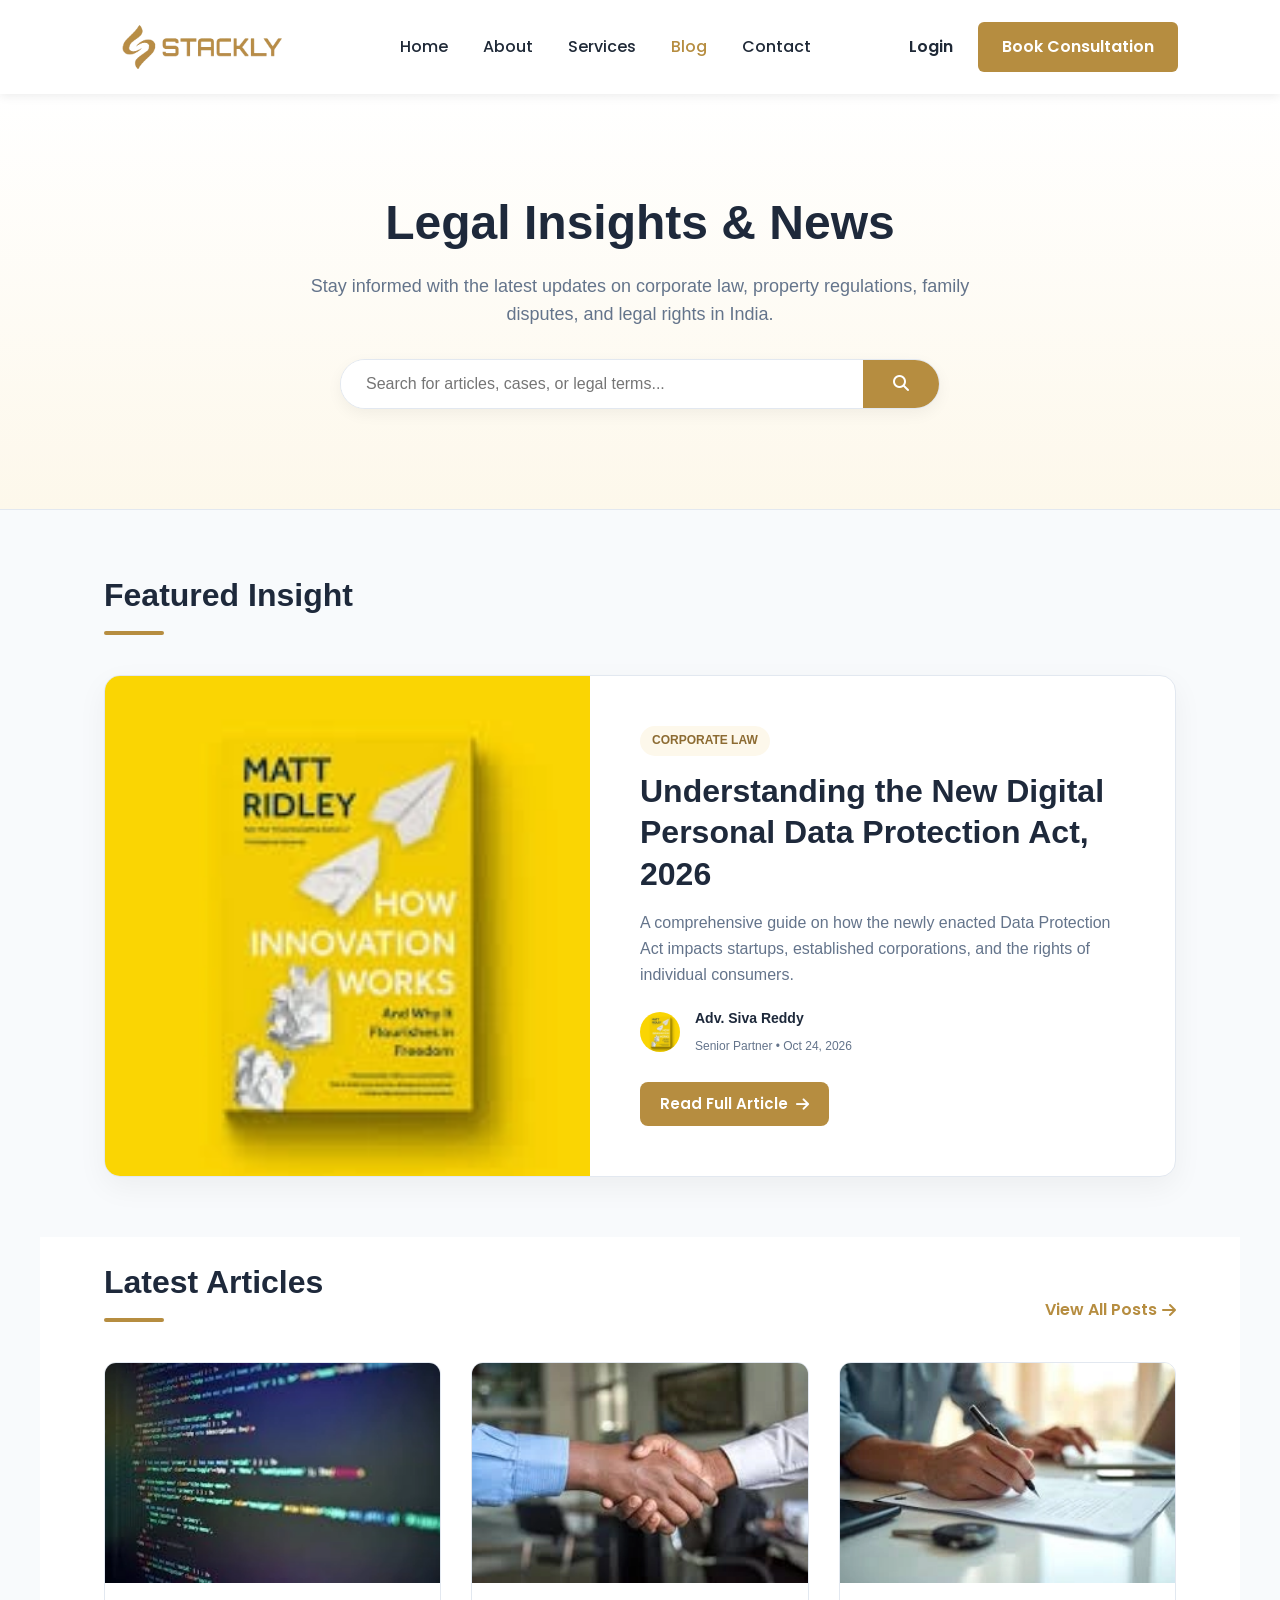
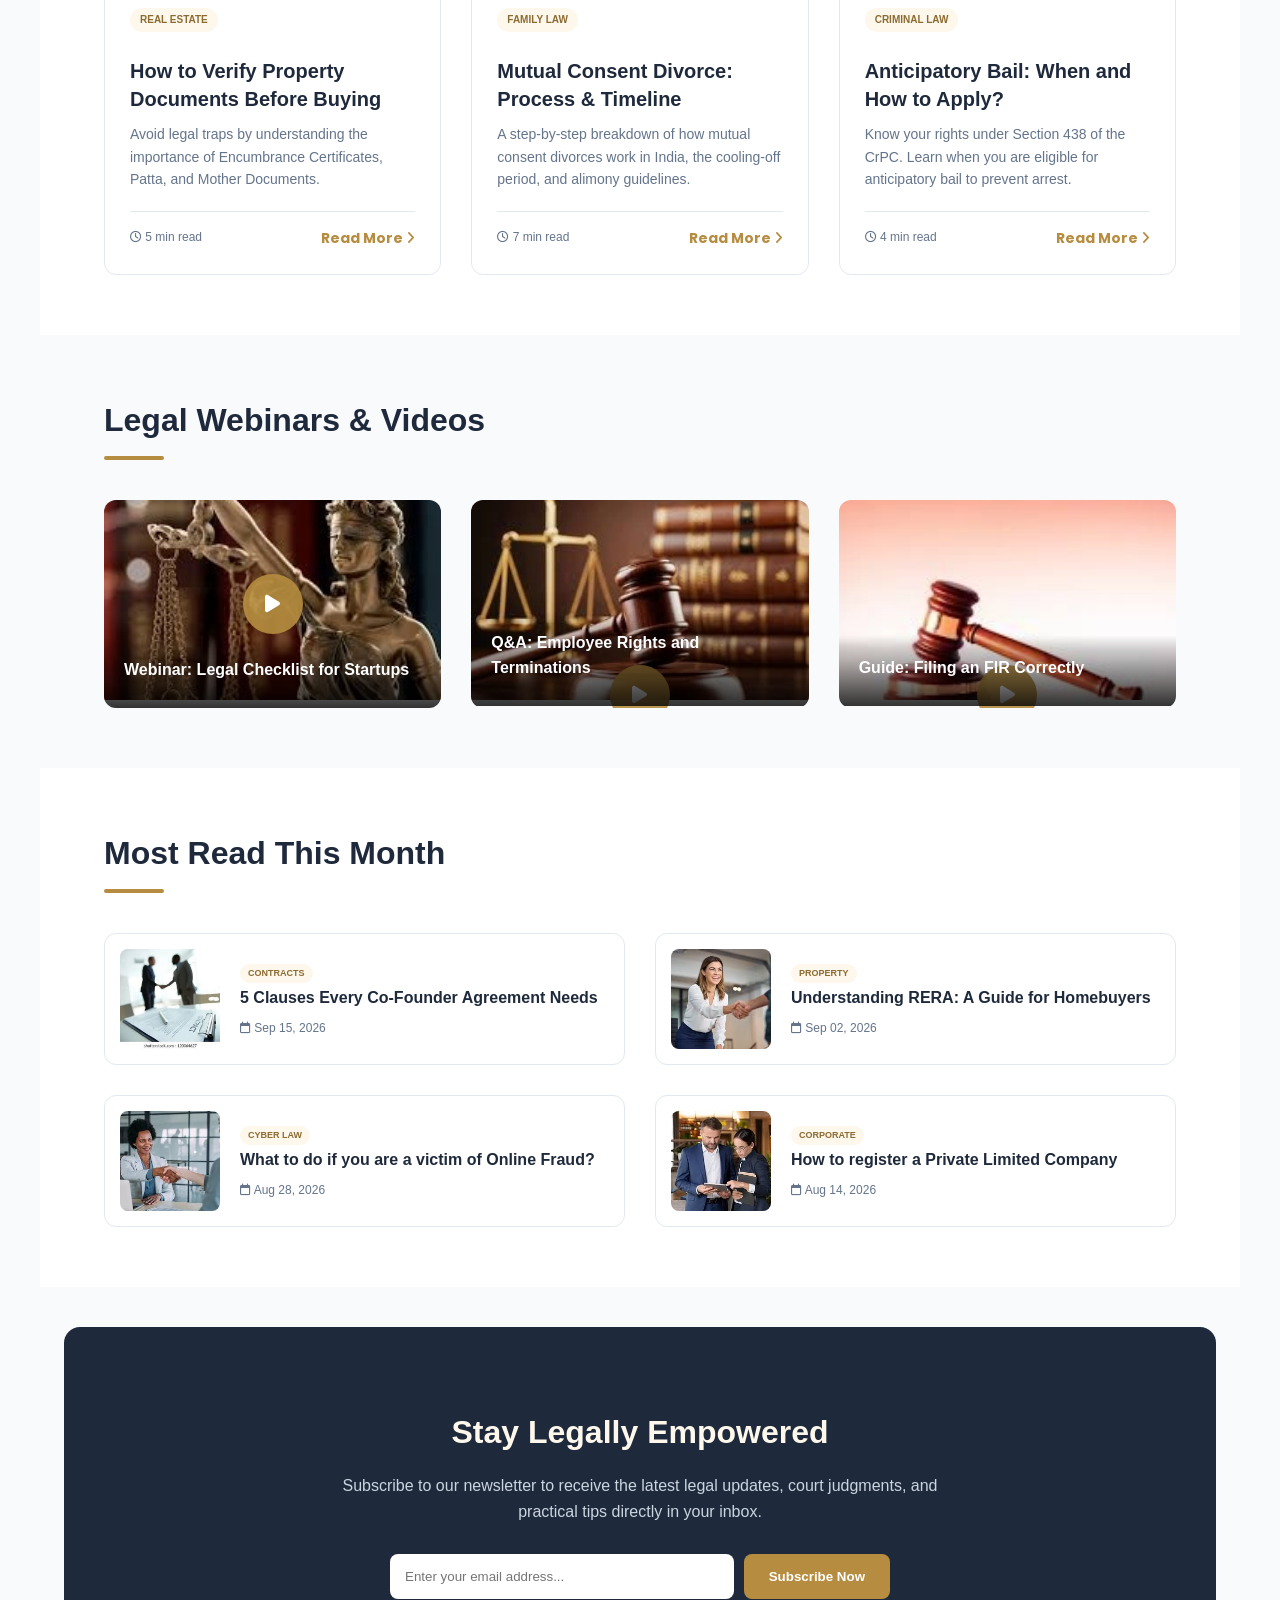
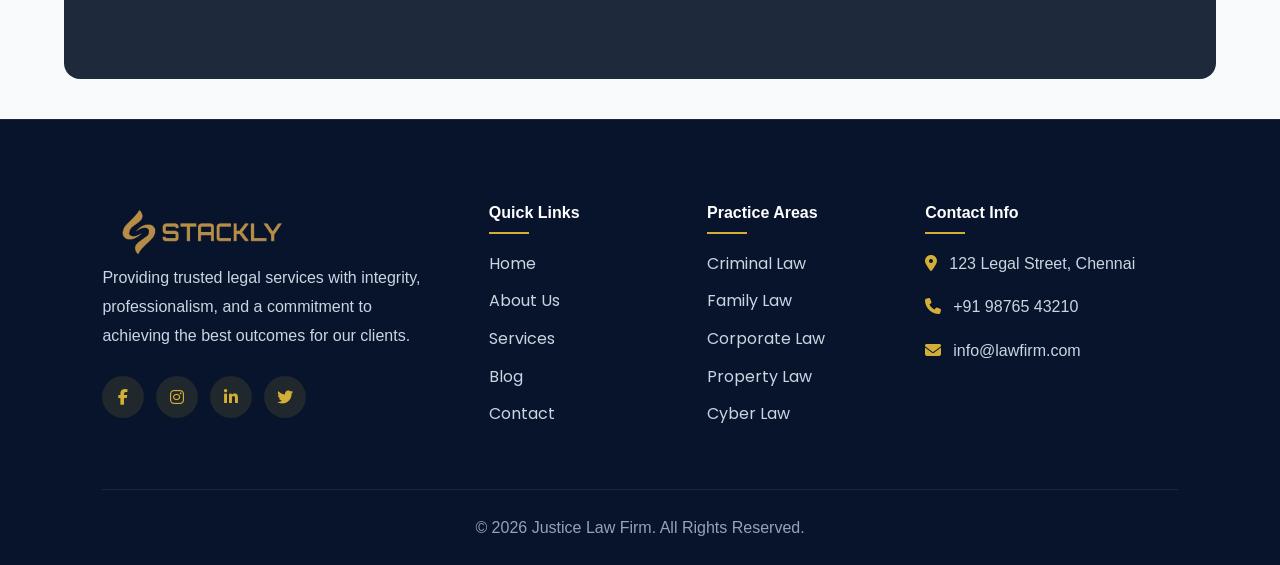
<file: blog.html>
<!DOCTYPE html>
<html lang="en">

<head>
    <meta charset="UTF-8">
    <meta name="viewport" content="width=device-width, initial-scale=1.0, maximum-scale=1.0, user-scalable=no">
    <title>Blog</title>
    <link rel="stylesheet" href="blog.css">
    <link rel="stylesheet" href="https://cdnjs.cloudflare.com/ajax/libs/font-awesome/6.5.1/css/all.min.css">
    <link rel="stylesheet" href="shared.css">

</head>

<body>

    <nav class="navbar">

        <a href="index.html" class="logo-container">
            <img src="./asset/logo (2).webp" alt="Company Logo" class="logo-img">
        </a>

        <ul class="nav-links">
            <li><a href="index.html">Home</a></li>
            <li><a href="about.html">About</a></li>
            <li><a href="services.html">Services</a></li>
            <li><a href="blog.html" class="active">Blog</a></li>
            <li><a href="contact.html">Contact</a></li>
        </ul>

        <div class="nav-right">
            <a href="login.html" class="login-btn">Login</a>
            <a href="404.html" class="consult-btn">Book Consultation</a>
        </div>

        <div class="menu-toggle">
            <i class="fa-solid fa-bars"></i>
        </div>

    </nav>

    <header class="hero scroll-anim">
        <h1>Legal <span>Insights & News</span></h1>
        <p>Stay informed with the latest updates on corporate law, property regulations, family disputes, and legal
            rights in India.</p>

        <form class="search-bar" id="searchForm">
            <input type="text" id="searchInput" placeholder="Search for articles, cases, or legal terms...">
            <button type="submit"><i class="fa-solid fa-magnifying-glass"></i></button>
        </form>

        <div id="errorMessage" style="color: red; display: none; font-size: 0.85rem; margin-top: 5px;">
            Please enter a legal term to search.
        </div>
    </header>

    <section class="section-container bg-light">
        <div class="section-header scroll-anim">
            <div>
                <h2>Featured Insight</h2>
                <div class="divider" style="margin: 10px 0 0 0;"></div>
            </div>
        </div>

        <div class="featured-post scroll-anim">
            <div class="featured-img"></div>
            <div class="featured-content">
                <span class="category-tag">Corporate Law</span>
                <h2>Understanding the New Digital Personal Data Protection Act, 2026</h2>
                <p>A comprehensive guide on how the newly enacted Data Protection Act impacts startups, established
                    corporations, and the rights of individual consumers.</p>

                <div class="author-meta">
                    <img src="asset/s1.webp" alt="Author">
                    <div class="author-info">
                        <h5>Adv. Siva Reddy</h5>
                        <span>Senior Partner • Oct 24, 2026</span>
                    </div>
                </div>

                <a href="404.html" class="btn" style="width: max-content;">Read Full Article <i
                        class="fa-solid fa-arrow-right"></i></a>
            </div>
        </div>
    </section>



    <section class="section-container bg-white" style="padding-top: 20px;">
        <div class="section-header scroll-anim">
            <div>
                <h2>Latest Articles</h2>
                <div class="divider" style="margin: 10px 0 0 0;"></div>
            </div>
            <a href="404.html">View All Posts <i class="fa-solid fa-arrow-right"></i></a>
        </div>

        <div class="blog-grid scroll-anim">
            <article class="blog-card">
                <img src="asset/b1.webp" alt="Blog Image" class="blog-card-img">
                <div class="blog-card-content">
                    <span class="category-tag" style="font-size: 10px; padding: 4px 10px;">Real Estate</span>
                    <h3 class="blog-card-title">How to Verify Property Documents Before Buying</h3>
                    <p class="blog-card-excerpt">Avoid legal traps by understanding the importance of Encumbrance
                        Certificates, Patta, and Mother Documents.</p>
                    <div class="blog-card-footer">
                        <span style="font-size: 12px; color: var(--text-muted);"><i class="fa-regular fa-clock"></i> 5
                            min read</span>
                        <a href="404.html" class="read-more">Read More <i class="fa-solid fa-angle-right"></i></a>
                    </div>
                </div>
            </article>

            <article class="blog-card">
                <img src="asset/b2.webp" alt="Blog Image" class="blog-card-img">
                <div class="blog-card-content">
                    <span class="category-tag" style="font-size: 10px; padding: 4px 10px;">Family Law</span>
                    <h3 class="blog-card-title">Mutual Consent Divorce: Process & Timeline</h3>
                    <p class="blog-card-excerpt">A step-by-step breakdown of how mutual consent divorces work in India,
                        the cooling-off period, and alimony guidelines.</p>
                    <div class="blog-card-footer">
                        <span style="font-size: 12px; color: var(--text-muted);"><i class="fa-regular fa-clock"></i> 7
                            min read</span>
                        <a href="404.html" class="read-more">Read More <i class="fa-solid fa-angle-right"></i></a>
                    </div>
                </div>
            </article>

            <article class="blog-card">
                <img src="asset/b3.webp" alt="Blog Image" class="blog-card-img">
                <div class="blog-card-content">
                    <span class="category-tag" style="font-size: 10px; padding: 4px 10px;">Criminal Law</span>
                    <h3 class="blog-card-title">Anticipatory Bail: When and How to Apply?</h3>
                    <p class="blog-card-excerpt">Know your rights under Section 438 of the CrPC. Learn when you are
                        eligible for anticipatory bail to prevent arrest.</p>
                    <div class="blog-card-footer">
                        <span style="font-size: 12px; color: var(--text-muted);"><i class="fa-regular fa-clock"></i> 4
                            min read</span>
                        <a href="404.html" class="read-more">Read More <i class="fa-solid fa-angle-right"></i></a>
                    </div>
                </div>
            </article>
        </div>
    </section>

    <section class="section-container bg-light">
        <div class="section-header scroll-anim">
            <div>
                <h2>Legal Webinars & Videos</h2>
                <div class="divider" style="margin: 10px 0 0 0;"></div>
            </div>
        </div>

        <div class="video-grid scroll-anim">
            <a href="404.html" class="video-card">
                <img src="asset/law1.webp" alt="Video thumbnail">
                <div class="play-btn"><i class="fa-solid fa-play"></i></div>
                <div class="video-title">
                    <h4>Webinar: Legal Checklist for Startups</h4>
                </div>
            </a>
            <div class="video-card">
                <a href="404.html" class="video-card">
                <img src="asset/law2.webp" alt="Video thumbnail">
                <div class="play-btn"><i class="fa-solid fa-play"></i></div>
                <div class="video-title">
                    <h4>Q&A: Employee Rights and Terminations</h4>
                </div>
            </a>
            </div>
            <div class="video-card">
                <a href="404.html" class="video-card">
                <img src="asset/law4.webp" alt="Video thumbnail">
                <div class="play-btn"><i class="fa-solid fa-play"></i></div>
                <div class="video-title">
                    <h4>Guide: Filing an FIR Correctly</h4>
                </div>
            </a>
            </div>
        </div>
    </section>

    <section class="section-container bg-white">
        <div class="section-header scroll-anim">
            <div>
                <h2>Most Read This Month</h2>
                <div class="divider" style="margin: 10px 0 0 0;"></div>
            </div>
        </div>

        <div class="popular-grid scroll-anim">
            <div class="popular-item">
                <img src="asset/b4.webp" alt="Thumb">
                <div>
                    <span class="category-tag"
                        style="font-size: 9px; padding: 2px 8px; margin-bottom: 5px; display: inline-block;">Contracts</span>
                    <h4>5 Clauses Every Co-Founder Agreement Needs</h4>
                    <span class="popular-meta"><i class="fa-regular fa-calendar"></i> Sep 15, 2026</span>
                </div>
            </div>
            <div class="popular-item">
                <img src="asset/b5.webp" alt="Thumb">
                <div>
                    <span class="category-tag"
                        style="font-size: 9px; padding: 2px 8px; margin-bottom: 5px; display: inline-block;">Property</span>
                    <h4>Understanding RERA: A Guide for Homebuyers</h4>
                    <span class="popular-meta"><i class="fa-regular fa-calendar"></i> Sep 02, 2026</span>
                </div>
            </div>
            <div class="popular-item">
                <img src="asset/b6.webp" alt="Thumb">
                <div>
                    <span class="category-tag"
                        style="font-size: 9px; padding: 2px 8px; margin-bottom: 5px; display: inline-block;">Cyber
                        Law</span>
                    <h4>What to do if you are a victim of Online Fraud?</h4>
                    <span class="popular-meta"><i class="fa-regular fa-calendar"></i> Aug 28, 2026</span>
                </div>
            </div>
            <div class="popular-item">
                <img src="asset/b7.webp" alt="Thumb">
                <div>
                    <span class="category-tag"
                        style="font-size: 9px; padding: 2px 8px; margin-bottom: 5px; display: inline-block;">Corporate</span>
                    <h4>How to register a Private Limited Company</h4>
                    <span class="popular-meta"><i class="fa-regular fa-calendar"></i> Aug 14, 2026</span>
                </div>
            </div>
        </div>
    </section>

    <section class="newsletter-section scroll-anim">
        <h2>Stay Legally Empowered</h2>
        <p>Subscribe to our newsletter to receive the latest legal updates, court judgments, and practical tips directly
            in your inbox.</p>
        <form class="nl-form" onsubmit="event.preventDefault(); window.location.href = '404.html'">
            <input type="email" placeholder="Enter your email address..." required>
            <button type="submit">Subscribe Now</button>
        </form>
    </section>

    <footer>
        
    <footer class="footer">

        <div class="footer-container">

            <div class="footer-column">

                <div class="logo-container">
                    <img src="./asset/logo (2).webp" alt="Company Logo" class="logo-img">
                </div>

                <p>
                    Providing trusted legal services with integrity,
                    professionalism, and a commitment to achieving
                    the best outcomes for our clients.
                </p>

                <div class="social-icons">

                    <a href="404.html">
                        <i class="fa-brands fa-facebook-f"></i>
                    </a>

                    <a href="404.html">
                        <i class="fa-brands fa-instagram"></i>
                    </a>

                    <a href="404.html">
                        <i class="fa-brands fa-linkedin-in"></i>
                    </a>

                    <a href="404.html">
                        <i class="fa-brands fa-twitter"></i>
                    </a>

                </div>

            </div>


            <div class="footer-column">

                <h4>Quick Links</h4>

                <ul>
                    <li><a href="index.html">Home</a></li>
                    <li><a href="about.html">About Us</a></li>
                    <li><a href="services.html">Services</a></li>
                    <li><a href="blog.html">Blog</a></li>
                    <li><a href="contact.html">Contact</a></li>
                </ul>

            </div>


            <div class="footer-column">

                <h4>Practice Areas</h4>

                <ul>
                    <li><a href="404.html">Criminal Law</a></li>
                    <li><a href="404.html">Family Law</a></li>
                    <li><a href="404.html">Corporate Law</a></li>
                    <li><a href="404.html">Property Law</a></li>
                    <li><a href="404.html">Cyber Law</a></li>
                </ul>

            </div>


            <div class="footer-column">

                <h4>Contact Info</h4>

                <div class="contact-item">
                    <i class="fa-solid fa-location-dot"></i>
                    <span>123 Legal Street, Chennai</span>
                </div>

                <div class="contact-item">
                    <i class="fa-solid fa-phone"></i>
                    <span>+91 98765 43210</span>
                </div>

                <div class="contact-item">
                    <i class="fa-solid fa-envelope"></i>
                    <span>info@lawfirm.com</span>
                </div>

            </div>

        </div>


        <div class="footer-bottom">

            <p>
                © 2026 Justice Law Firm. All Rights Reserved.
            </p>

        </div>

    </footer>
    </footer>
    <script src="main.js"></script>

    <script>
        const observer = new IntersectionObserver((entries) => {
            entries.forEach(entry => {
                if (entry.isIntersecting) {
                    entry.target.classList.add('show');
                }
            });
        }, { threshold: 0.1 });

        const animElements = document.querySelectorAll('.scroll-anim');
        animElements.forEach(el => observer.observe(el));

        document.getElementById('searchForm').addEventListener('submit', function (event) {
           
            const searchInput = document.getElementById('searchInput').value.trim();
            const errorMessage = document.getElementById('errorMessage');

           
            if (searchInput === '') {
                event.preventDefault();
                errorMessage.style.display = 'block';
            } else {
                event.preventDefault(); 
                window.location.href = '404.html';
            }
        });
    </script>
</body>

</html>
</file>
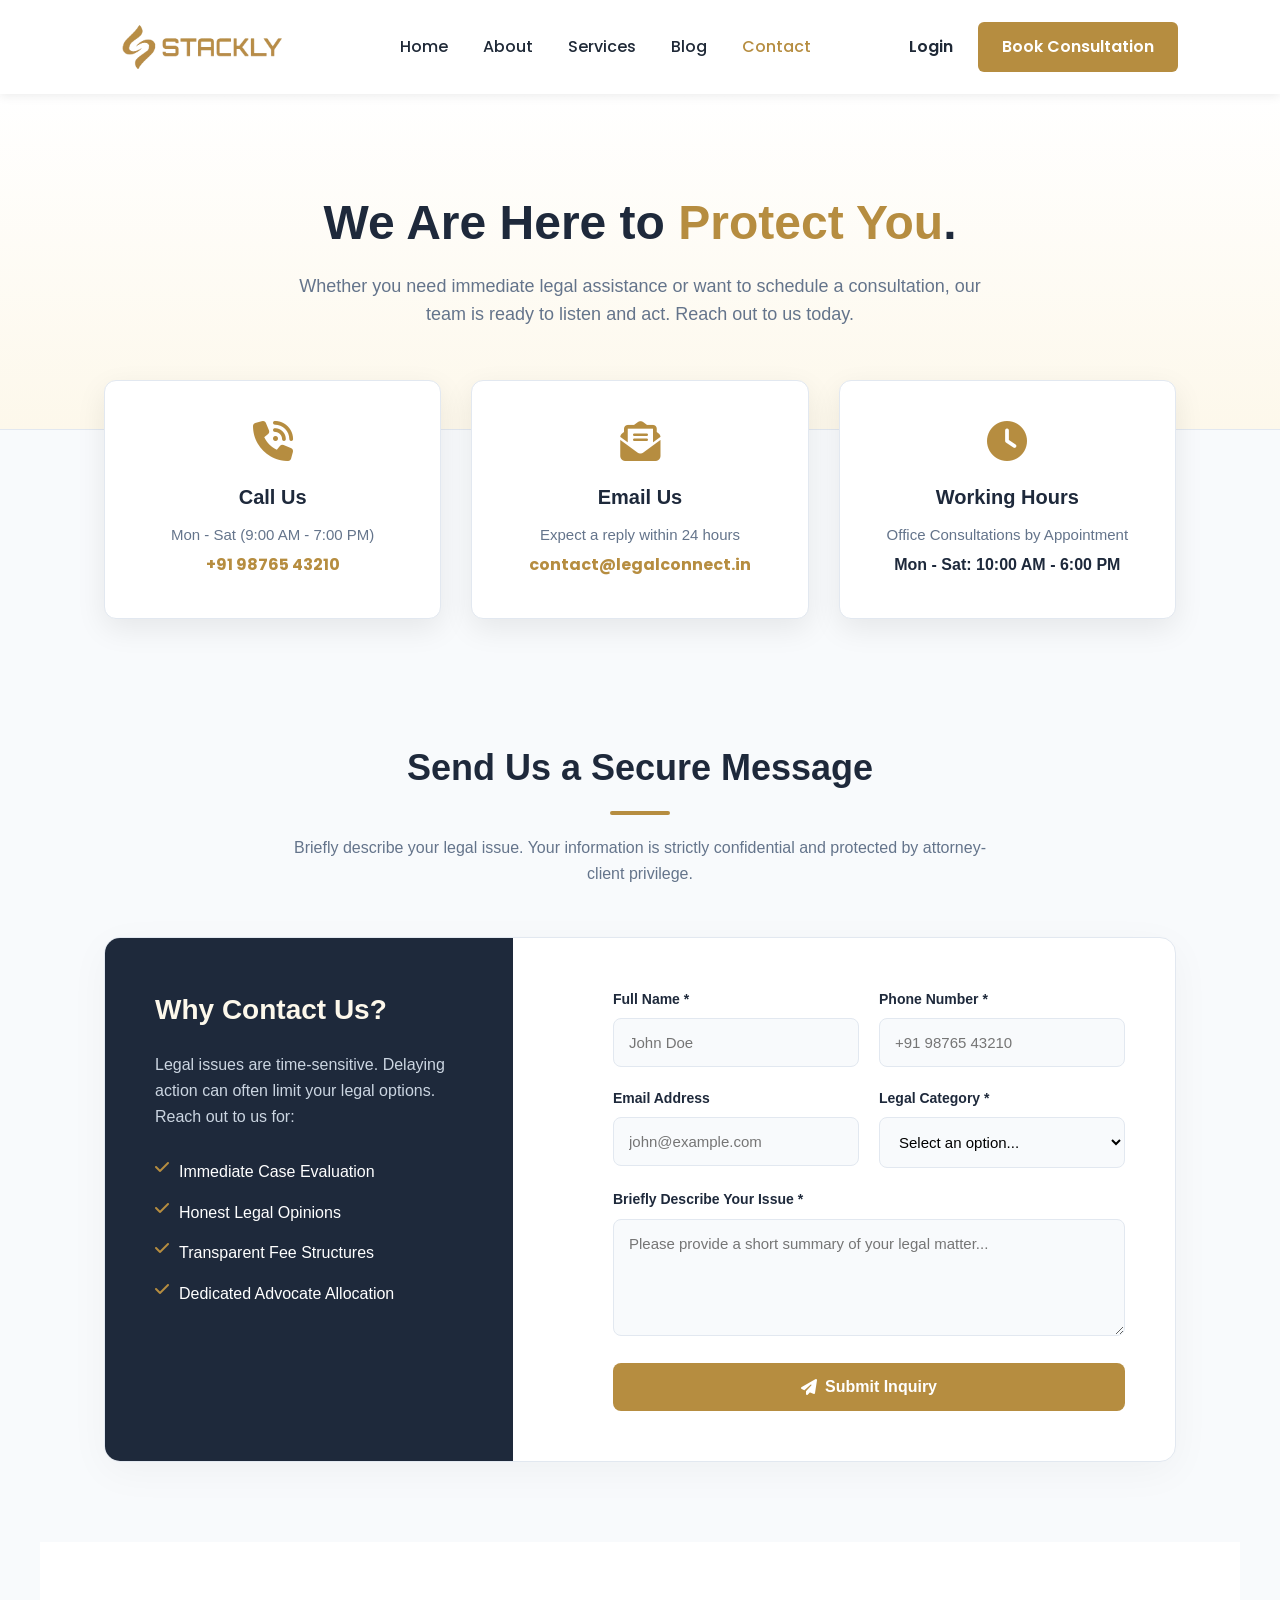
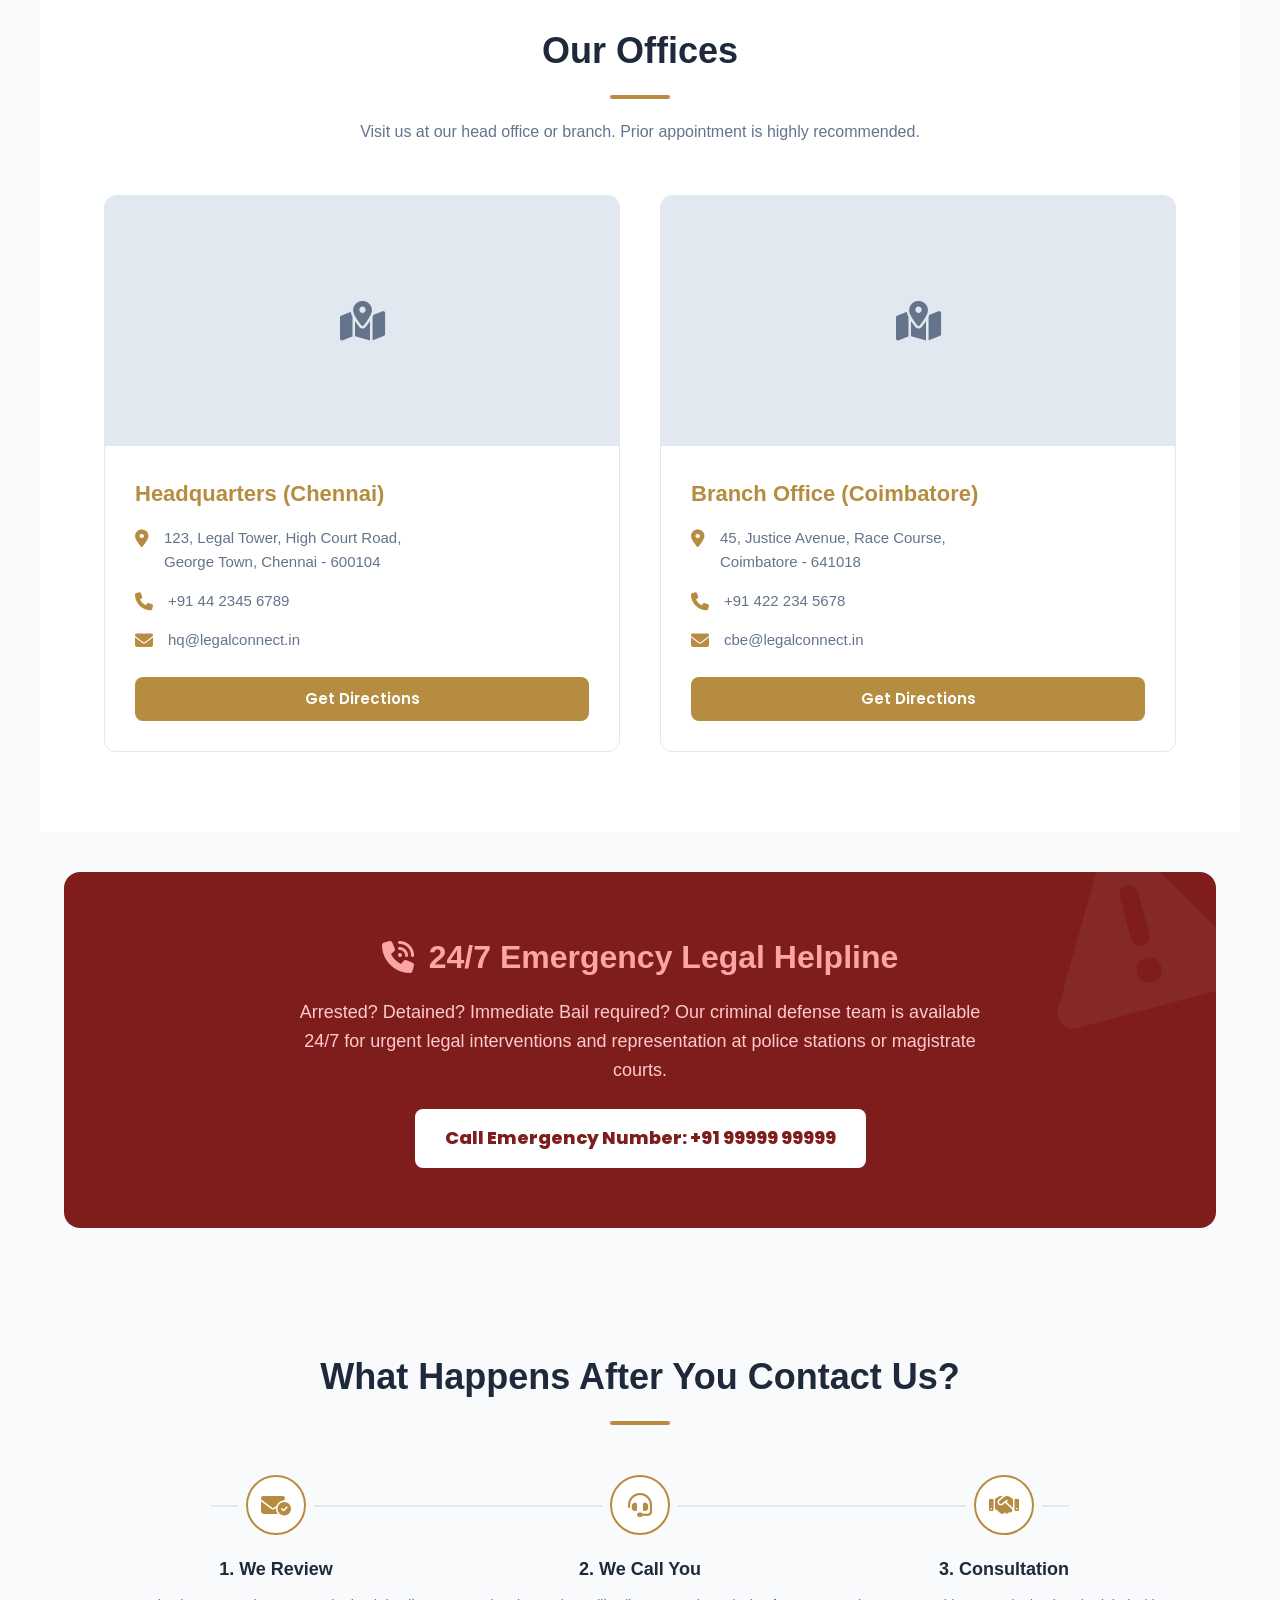
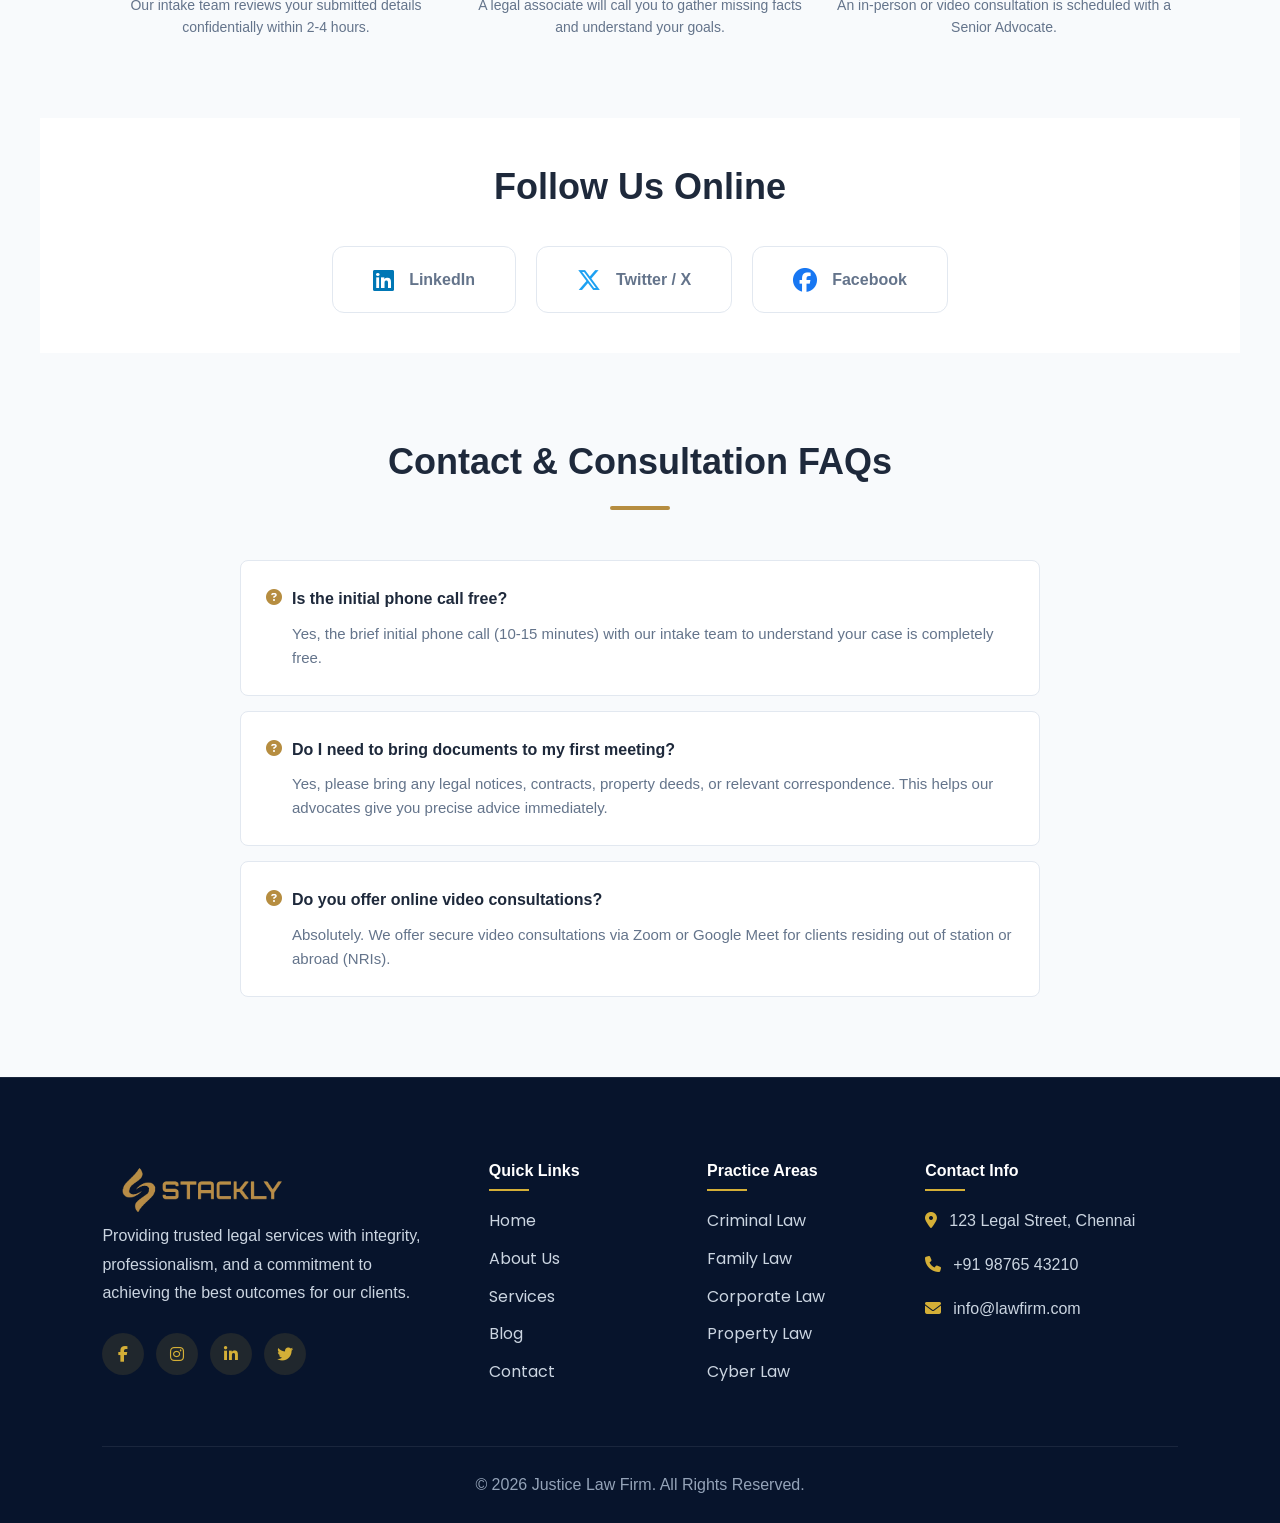
<file: contact.html>
<!DOCTYPE html>
<html lang="en">

<head>
    <meta charset="UTF-8">
    <meta name="viewport" content="width=device-width, initial-scale=1.0, maximum-scale=1.0, user-scalable=no">
    <title>Contact</title>
    <link rel="stylesheet" href="contact.css">
    <link rel="stylesheet" href="shared.css">
    <link rel="stylesheet" href="https://cdnjs.cloudflare.com/ajax/libs/font-awesome/6.5.1/css/all.min.css">


</head>

<body>

    <nav class="navbar">

        <a href="index.html" class="logo-container">
            <img src="./asset/logo (2).webp" alt="Company Logo" class="logo-img">
        </a>

        <ul class="nav-links">
            <li><a href="index.html">Home</a></li>
            <li><a href="about.html">About</a></li>
            <li><a href="services.html">Services</a></li>
            <li><a href="blog.html">Blog</a></li>
            <li><a href="contact.html" class="active">Contact</a></li>
        </ul>

        <div class="nav-right">
            <a href="login.html" class="login-btn">Login</a>
            <a href="404.html" class="consult-btn">Book Consultation</a>
        </div>

        <div class="menu-toggle">
            <i class="fa-solid fa-bars"></i>
        </div>

    </nav>

   
    <header class="hero scroll-anim">
        <h1>We Are Here to <span>Protect You</span>.</h1>
        <p>Whether you need immediate legal assistance or want to schedule a consultation, our team is ready to listen
            and act. Reach out to us today.</p>
    </header>

  
    <section class="info-grid scroll-anim">
        <div class="info-card">
            <i class="fa-solid fa-phone-volume"></i>
            <h3>Call Us</h3>
            <p>Mon - Sat (9:00 AM - 7:00 PM)</p>
            <a href="tel:+919876543210">+91 98765 43210</a>
        </div>
        <div class="info-card">
            <i class="fa-solid fa-envelope-open-text"></i>
            <h3>Email Us</h3>
            <p>Expect a reply within 24 hours</p>
            <a href="mailto:contact@legalconnect.in">contact@legalconnect.in</a>
        </div>
        <div class="info-card">
            <i class="fa-solid fa-clock"></i>
            <h3>Working Hours</h3>
            <p>Office Consultations by Appointment</p>
            <span style="color: var(--text-dark); font-weight: 700;">Mon - Sat: 10:00 AM - 6:00 PM</span>
        </div>
    </section>

   
    <section class="section-container bg-light">
        <div class="section-header scroll-anim">
            <h2>Send Us a Secure Message</h2>
            <div class="divider"></div>
            <p>Briefly describe your legal issue. Your information is strictly confidential and protected by
                attorney-client privilege.</p>
        </div>

        <div class="contact-wrap scroll-anim">
            <div class="contact-info-side">
                <h3>Why Contact Us?</h3>
                <p>Legal issues are time-sensitive. Delaying action can often limit your legal options. Reach out to us
                    for:</p>
                <ul style="list-style: none; margin-top: 20px;">
                    <li style="margin-bottom: 15px; display: flex; gap: 10px;"><i class="fa-solid fa-check"
                            style="color: var(--primary-color);"></i> Immediate Case Evaluation</li>
                    <li style="margin-bottom: 15px; display: flex; gap: 10px;"><i class="fa-solid fa-check"
                            style="color: var(--primary-color);"></i> Honest Legal Opinions</li>
                    <li style="margin-bottom: 15px; display: flex; gap: 10px;"><i class="fa-solid fa-check"
                            style="color: var(--primary-color);"></i> Transparent Fee Structures</li>
                    <li style="margin-bottom: 15px; display: flex; gap: 10px;"><i class="fa-solid fa-check"
                            style="color: var(--primary-color);"></i> Dedicated Advocate Allocation</li>
                </ul>
            </div>

            <div class="contact-form-side">
                <form onsubmit="event.preventDefault(); window.location.href = '404.html'">
                    <div class="form-row">
                        <div class="input-group">
                            <label>Full Name *</label>
                            <input type="text" placeholder="John Doe" required>
                        </div>
                        <div class="input-group">
                            <label>Phone Number *</label>
                            <input type="tel" placeholder="+91 98765 43210" required>
                        </div>
                    </div>
                    <div class="form-row">
                        <div class="input-group">
                            <label>Email Address</label>
                            <input type="email" placeholder="john@example.com">
                        </div>
                        <div class="input-group">
                            <label>Legal Category *</label>
                            <select required>
                                <option value="" disabled selected>Select an option...</option>
                                <option>Corporate / Business</option>
                                <option>Real Estate & Property</option>
                                <option>Family / Divorce</option>
                                <option>Criminal Defense</option>
                                <option>Other</option>
                            </select>
                        </div>
                    </div>
                    <div class="input-group">
                        <label>Briefly Describe Your Issue *</label>
                        <textarea rows="5" placeholder="Please provide a short summary of your legal matter..."
                            required></textarea>
                    </div>
                    <button type="submit" class="btn"
                        style="width: 100%; justify-content: center; padding: 15px; font-size: 16px;">
                        <i class="fa-solid fa-paper-plane"></i> Submit Inquiry
                    </button>
                </form>
            </div>
        </div>
    </section>

   
    <section class="section-container bg-white">
        <div class="section-header scroll-anim">
            <h2>Our Offices</h2>
            <div class="divider"></div>
            <p>Visit us at our head office or branch. Prior appointment is highly recommended.</p>
        </div>

        <div class="location-grid scroll-anim">
            <div class="location-card">
                <div class="map-placeholder">
                    <i class="fa-solid fa-map-location-dot"></i>
                </div>
                <div class="location-details">
                    <h3>Headquarters (Chennai)</h3>
                    <div class="loc-info-line">
                        <i class="fa-solid fa-location-dot"></i>
                        <p>123, Legal Tower, High Court Road,<br>George Town, Chennai - 600104</p>
                    </div>
                    <div class="loc-info-line">
                        <i class="fa-solid fa-phone"></i>
                        <p>+91 44 2345 6789</p>
                    </div>
                    <div class="loc-info-line">
                        <i class="fa-solid fa-envelope"></i>
                        <p>hq@legalconnect.in</p>
                    </div>
                    <a href="404.html" class="btn btn-outline"
                        style="width: 100%; justify-content: center; margin-top: 10px;">Get Directions</a>
                </div>
            </div>

            <div class="location-card">
                <div class="map-placeholder">
                    <i class="fa-solid fa-map-location-dot"></i>
                </div>
                <div class="location-details">
                    <h3>Branch Office (Coimbatore)</h3>
                    <div class="loc-info-line">
                        <i class="fa-solid fa-location-dot"></i>
                        <p>45, Justice Avenue, Race Course,<br>Coimbatore - 641018</p>
                    </div>
                    <div class="loc-info-line">
                        <i class="fa-solid fa-phone"></i>
                        <p>+91 422 234 5678</p>
                    </div>
                    <div class="loc-info-line">
                        <i class="fa-solid fa-envelope"></i>
                        <p>cbe@legalconnect.in</p>
                    </div>
                    <a href="404.html" class="btn btn-outline"
                        style="width: 100%; justify-content: center; margin-top: 10px;">Get Directions</a>
                </div>
            </div>
        </div>
    </section>

    
    <div class="emergency-banner scroll-anim">
        <i class="fa-solid fa-triangle-exclamation bg-icon"></i>
        <h2><i class="fa-solid fa-phone-volume"></i> 24/7 Emergency Legal Helpline</h2>
        <p>Arrested? Detained? Immediate Bail required? Our criminal defense team is available 24/7 for urgent legal
            interventions and representation at police stations or magistrate courts.</p>
        <a href="404.html" class="emergency-btn">Call Emergency Number: +91 99999 99999</a>
    </div>

    
    <section class="section-container bg-light">
        <div class="section-header scroll-anim">
            <h2>What Happens After You Contact Us?</h2>
            <div class="divider"></div>
        </div>

        <div class="timeline-flex scroll-anim">
            <div class="timeline-step">
                <div class="step-icon"><i class="fa-solid fa-envelope-circle-check"></i></div>
                <h4>1. We Review</h4>
                <p>Our intake team reviews your submitted details confidentially within 2-4 hours.</p>
            </div>
            <div class="timeline-step">
                <div class="step-icon"><i class="fa-solid fa-headset"></i></div>
                <h4>2. We Call You</h4>
                <p>A legal associate will call you to gather missing facts and understand your goals.</p>
            </div>
            <div class="timeline-step">
                <div class="step-icon"><i class="fa-solid fa-handshake"></i></div>
                <h4>3. Consultation</h4>
                <p>An in-person or video consultation is scheduled with a Senior Advocate.</p>
            </div>
        </div>
    </section>

    
    <section class="section-container bg-white" style="padding-top: 40px; padding-bottom: 40px;">
        <div class="section-header scroll-anim" style="margin-bottom: 30px;">
            <h2>Follow Us Online</h2>
        </div>
        <div class="social-grid scroll-anim">
            <a href="404.html" class="social-card">
                <i class="fa-brands fa-linkedin" style="color: #0077b5;"></i> <span>LinkedIn</span>
            </a>
            <a href="404.html" class="social-card">
                <i class="fa-brands fa-x-twitter" style="color: #1da1f2;"></i> <span>Twitter / X</span>
            </a>
            <a href="404.html" class="social-card">
                <i class="fa-brands fa-facebook" style="color: #1877f2;"></i> <span>Facebook</span>
            </a>
        </div>
    </section>

   
    <section class="section-container bg-light">
        <div class="section-header scroll-anim">
            <h2>Contact & Consultation FAQs</h2>
            <div class="divider"></div>
        </div>

        <div class="faq-grid scroll-anim">
            <div class="faq-card">
                <h4><i class="fa-solid fa-circle-question"></i> Is the initial phone call free?</h4>
                <p>Yes, the brief initial phone call (10-15 minutes) with our intake team to understand your case is
                    completely free.</p>
            </div>
            <div class="faq-card">
                <h4><i class="fa-solid fa-circle-question"></i> Do I need to bring documents to my first meeting?</h4>
                <p>Yes, please bring any legal notices, contracts, property deeds, or relevant correspondence. This
                    helps our advocates give you precise advice immediately.</p>
            </div>
            <div class="faq-card">
                <h4><i class="fa-solid fa-circle-question"></i> Do you offer online video consultations?</h4>
                <p>Absolutely. We offer secure video consultations via Zoom or Google Meet for clients residing out of
                    station or abroad (NRIs).</p>
            </div>
        </div>
    </section>




           
    <footer class="footer">

        <div class="footer-container">

            <div class="footer-column">

                <div class="logo-container">
                    <img src="./asset/logo (2).webp" alt="Company Logo" class="logo-img">
                </div>

                <p>
                    Providing trusted legal services with integrity,
                    professionalism, and a commitment to achieving
                    the best outcomes for our clients.
                </p>

                <div class="social-icons">

                    <a href="404.html">
                        <i class="fa-brands fa-facebook-f"></i>
                    </a>

                    <a href="404.html">
                        <i class="fa-brands fa-instagram"></i>
                    </a>

                    <a href="404.html">
                        <i class="fa-brands fa-linkedin-in"></i>
                    </a>

                    <a href="404.html">
                        <i class="fa-brands fa-twitter"></i>
                    </a>

                </div>

            </div>


            <div class="footer-column">

                <h4>Quick Links</h4>

                <ul>
                    <li><a href="index.html">Home</a></li>
                    <li><a href="about.html">About Us</a></li>
                    <li><a href="services.html">Services</a></li>
                    <li><a href="blog.html">Blog</a></li>
                    <li><a href="contact.html">Contact</a></li>
                </ul>

            </div>


            <div class="footer-column">

                <h4>Practice Areas</h4>

                <ul>
                    <li><a href="404.html">Criminal Law</a></li>
                    <li><a href="404.html">Family Law</a></li>
                    <li><a href="404.html">Corporate Law</a></li>
                    <li><a href="404.html">Property Law</a></li>
                    <li><a href="404.html">Cyber Law</a></li>
                </ul>

            </div>


            <div class="footer-column">

                <h4>Contact Info</h4>

                <div class="contact-item">
                    <i class="fa-solid fa-location-dot"></i>
                    <span>123 Legal Street, Chennai</span>
                </div>

                <div class="contact-item">
                    <i class="fa-solid fa-phone"></i>
                    <span>+91 98765 43210</span>
                </div>

                <div class="contact-item">
                    <i class="fa-solid fa-envelope"></i>
                    <span>info@lawfirm.com</span>
                </div>

            </div>

        </div>


        <div class="footer-bottom">

            <p>
                © 2026 Justice Law Firm. All Rights Reserved.
            </p>

        </div>
    </footer>


    <script src="main.js"></script>

   
    <script>
        const observer = new IntersectionObserver((entries) => {
            entries.forEach(entry => {
                if (entry.isIntersecting) {
                    entry.target.classList.add('show');
                }
            });
        }, { threshold: 0.1 });

        const animElements = document.querySelectorAll('.scroll-anim');
        animElements.forEach(el => observer.observe(el));
    </script>
</body>

</html>
</file>
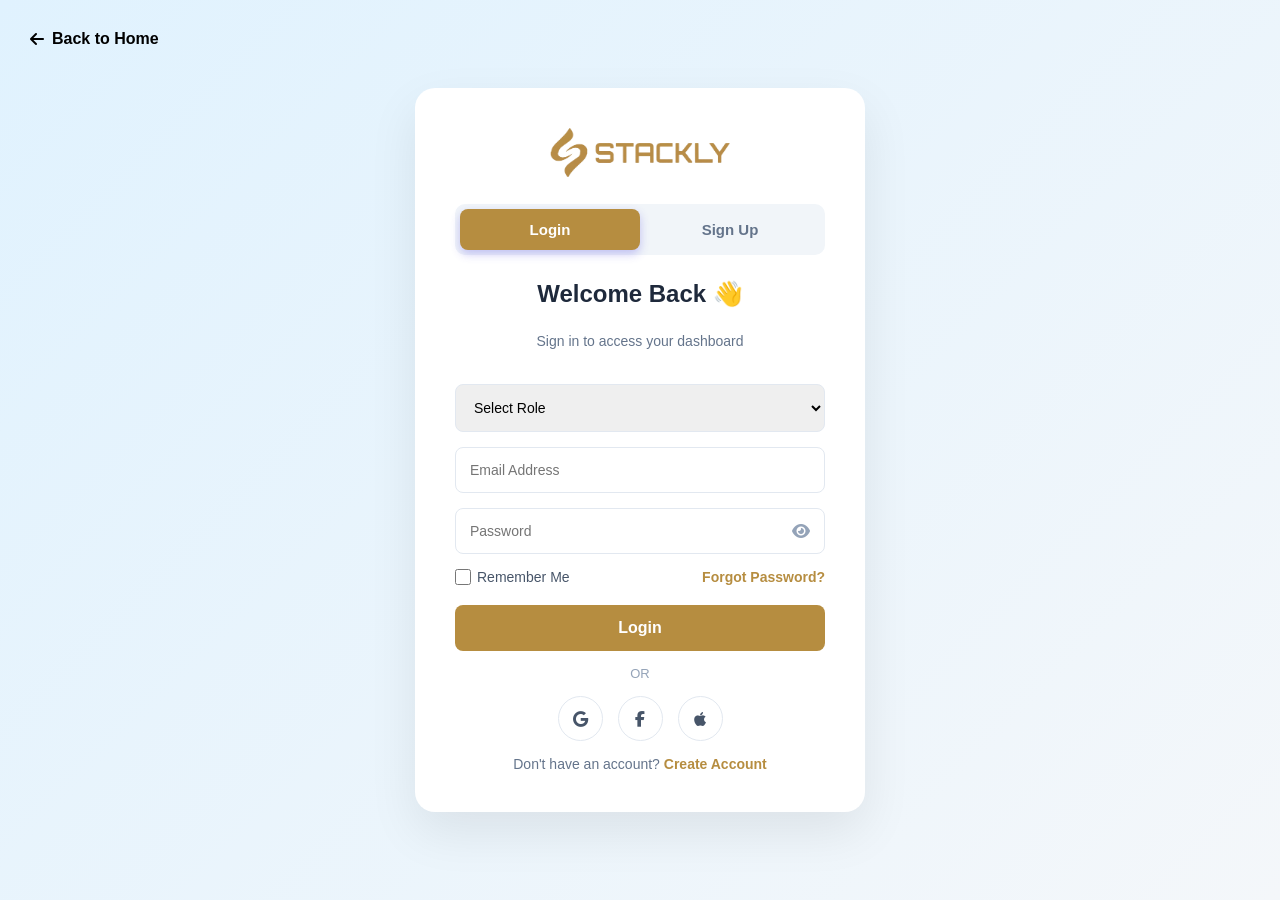
<file: login.html>
<!DOCTYPE html>
<html lang="en">

<head>
    <meta charset="UTF-8">
    <meta name="viewport" content="width=device-width, initial-scale=1.0">
    <title>Stackly </title>
    <link rel="stylesheet" href="login.css">
    <link rel="stylesheet" href="https://cdnjs.cloudflare.com/ajax/libs/font-awesome/6.5.1/css/all.min.css">


    <style>
        .back-home {
            position: absolute;
            top: 30px;
            left: 30px;
            text-decoration: none;
            color: black;
            font-weight: 600;
            font-size: 16px;
            display: flex;
            align-items: center;
            justify-content: center;
            gap: 8px;
            transition: all 0.3s ease;
            z-index: 100;
        }

        .back-home:hover {
            color: #b68d40;
            transform: translateX(-5px);
        }

        @media (max-width: 500px) {
            .back-home {
                /* top: 20px; */
                /* left: 20px; */
                font-size: 14px;
            }
        }

        input[type="password"]::-ms-reveal,
        input[type="password"]::-ms-clear {
            display: none;
        }

        input[type="password"]::-webkit-credentials-auto-fill-button {
            visibility: hidden;
            pointer-events: none;
        }
    </style>
</head>

<body>


    <a href="index.html" class="back-home">
        <i class="fa-solid fa-arrow-left"></i> <span> Back to Home</span>
    </a>

    <div class="auth-container">
        <div class="auth-card">

            <div class="logo">
                <img src="./asset/logo (2).webp" alt="Company Logo" class="logo-img">
            </div>

            <div class="tab-buttons">
                <button class="active" id="loginBtn">Login</button>
                <button id="signupBtn">Sign Up</button>
            </div>

            <form id="loginForm">
                <h2>Welcome Back 👋</h2>
                <p class="subtitle">Sign in to access your dashboard</p>

                <select id="loginRole" required>
                    <option value="">Select Role</option>
                    <option value="admin">Admin</option>
                    <option value="user">User</option>
                </select>

                <input type="email" id="loginEmail" placeholder="Email Address">
                <span class="error-msg" id="loginEmailError"></span>

                <div class="password-box">
                    <input type="password" id="loginPassword" placeholder="Password">
                    <i class="fa-solid fa-eye toggle-password"></i>
                </div>
                <span class="error-msg" id="loginPasswordError"></span>

                <div class="options">
                    <label class="remember-me">
                        <input type="checkbox"> Remember Me
                    </label>
                    <a href="404.html">Forgot Password?</a>
                </div>

                <button type="submit" class="main-btn">Login</button>

                <div class="divider">OR</div>

                <div class="social-icons">
                    <a href="404.html"><i class="fab fa-google"></i></a>
                    <a href="404.html"><i class="fab fa-facebook-f"></i></a>
                    <a href="404.html"><i class="fab fa-apple"></i></a>
                </div>

                <p class="bottom-text">
                    Don't have an account? <span id="showSignup">Create Account</span>
                </p>
            </form>


            <form id="signupForm" class="hidden">
                <h2>Create Account</h2>
                <p class="subtitle">Create your account</p>

                <select id="signupRole" required>
                    <option value="">Select Role</option>
                    <option value="admin">Admin</option>
                    <option value="user">User</option>
                </select>

                <input type="text" id="signupName" placeholder="Full Name">
                <span class="error-msg" id="signupNameError"></span>

                <input type="email" id="signupEmail" placeholder="Email Address">
                <span class="error-msg" id="signupEmailError"></span>



                <div class="password-box">
                    <input type="password" id="signupPassword" class="password" placeholder="Password">
                    <i class="fa-solid fa-eye toggle-password"></i>
                </div>
                <span class="error-msg" id="signupPasswordError"></span>

                <div class="password-box">
                    <input type="password" id="signupConfirmPassword" class="password" placeholder="Confirm Password">
                    <i class="fa-solid fa-eye toggle-password"></i>
                </div>
                <span class="error-msg" id="signupConfirmError"></span>

                <button type="submit" class="main-btn">Create Account</button>

                <div class="divider">OR</div>

                <div class="social-icons">
                    <a href="404.html"><i class="fab fa-google"></i></a>
                    <a href="404.html"><i class="fab fa-facebook-f"></i></a>
                    <a href="404.html"><i class="fab fa-apple"></i></a>
                </div>

                <p class="bottom-text">
                    Already have an account? <span id="showLogin">Login</span>
                </p>
            </form>
        </div>
    </div>

    <script src="login.js"></script>
</body>

</html>
</file>
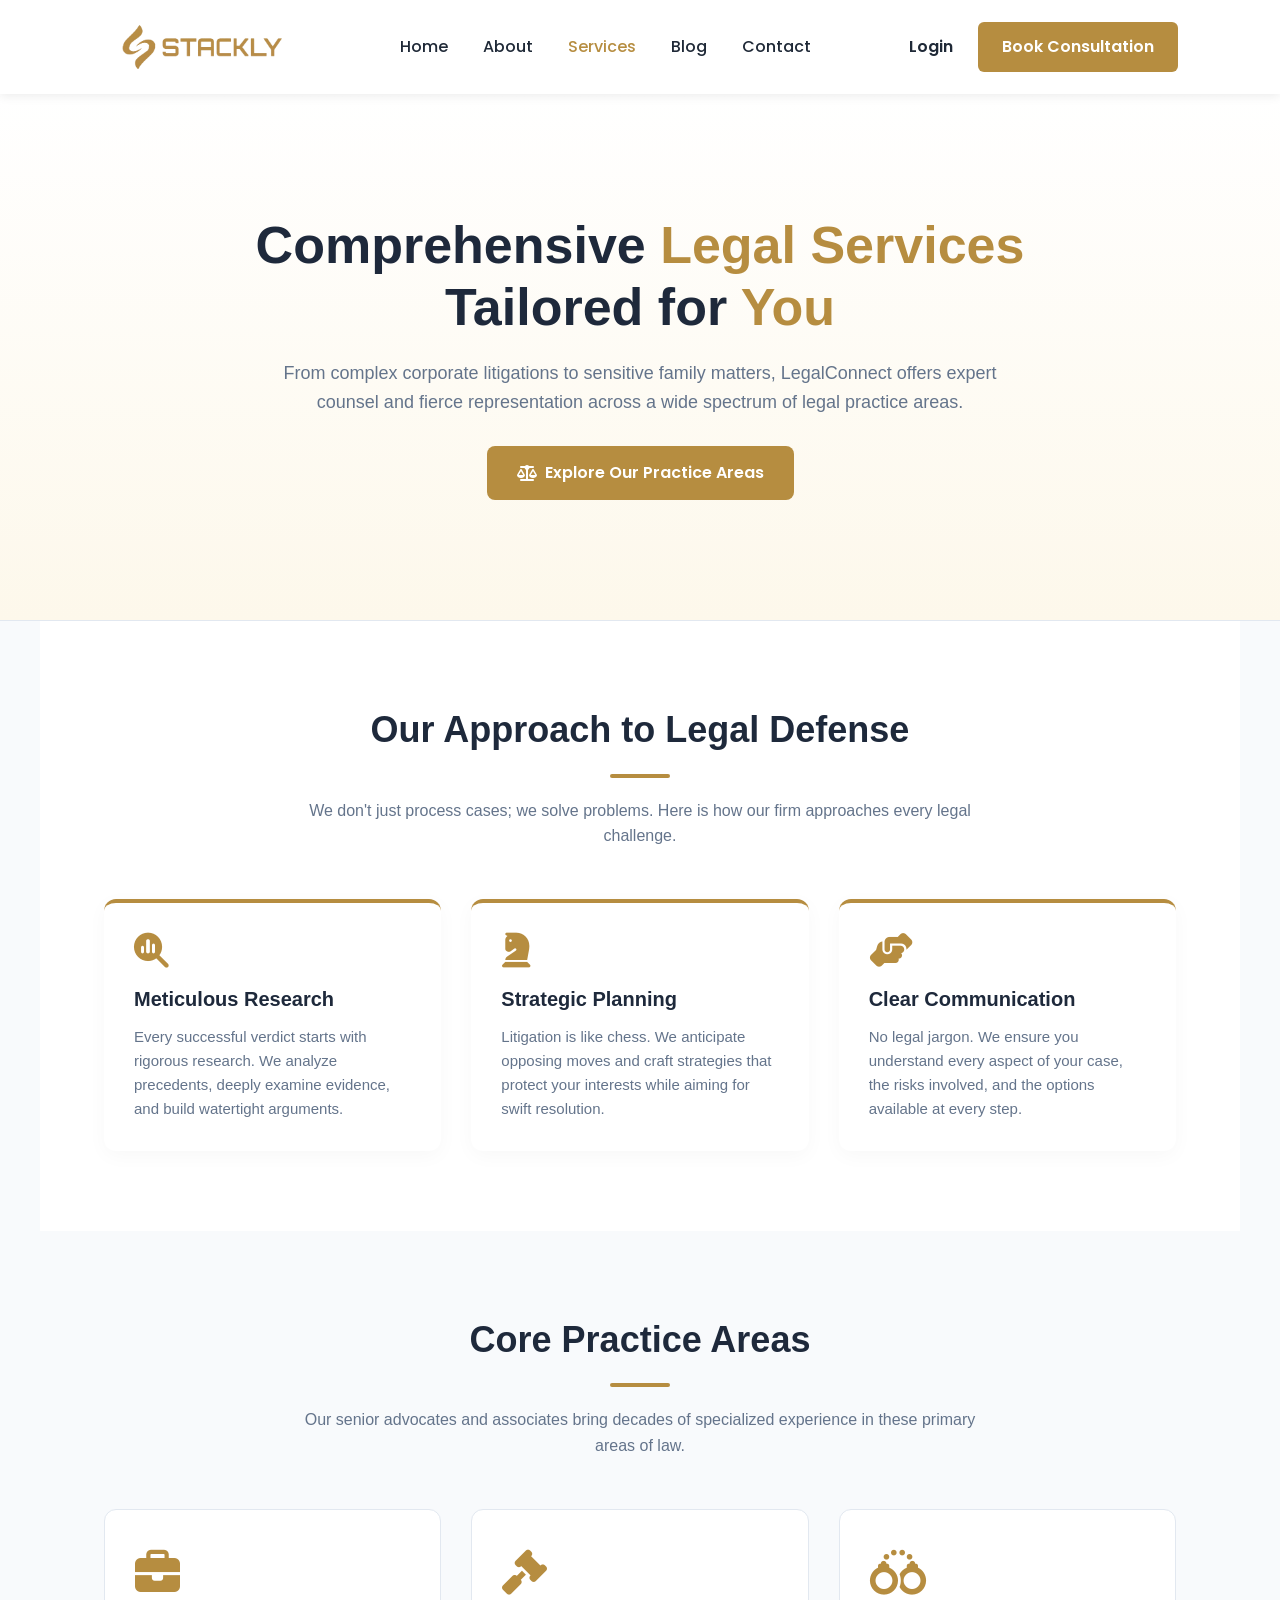
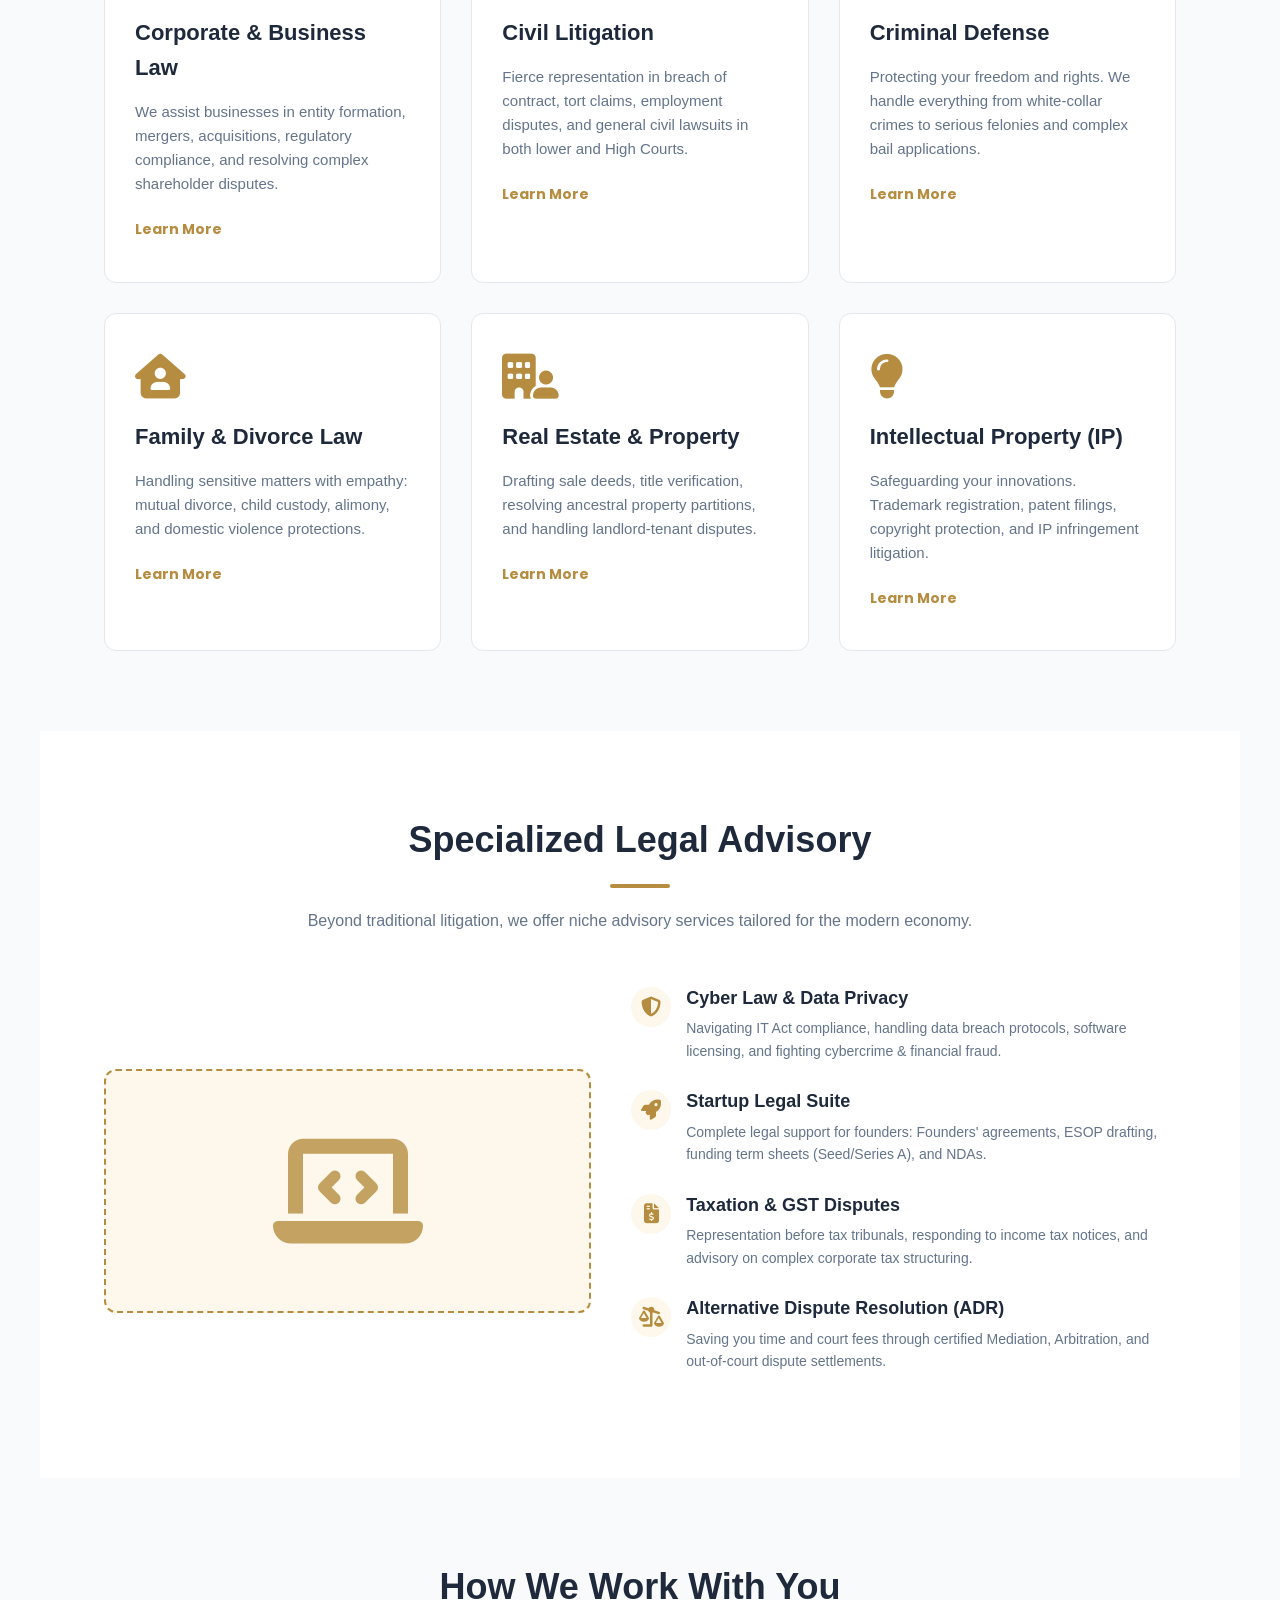
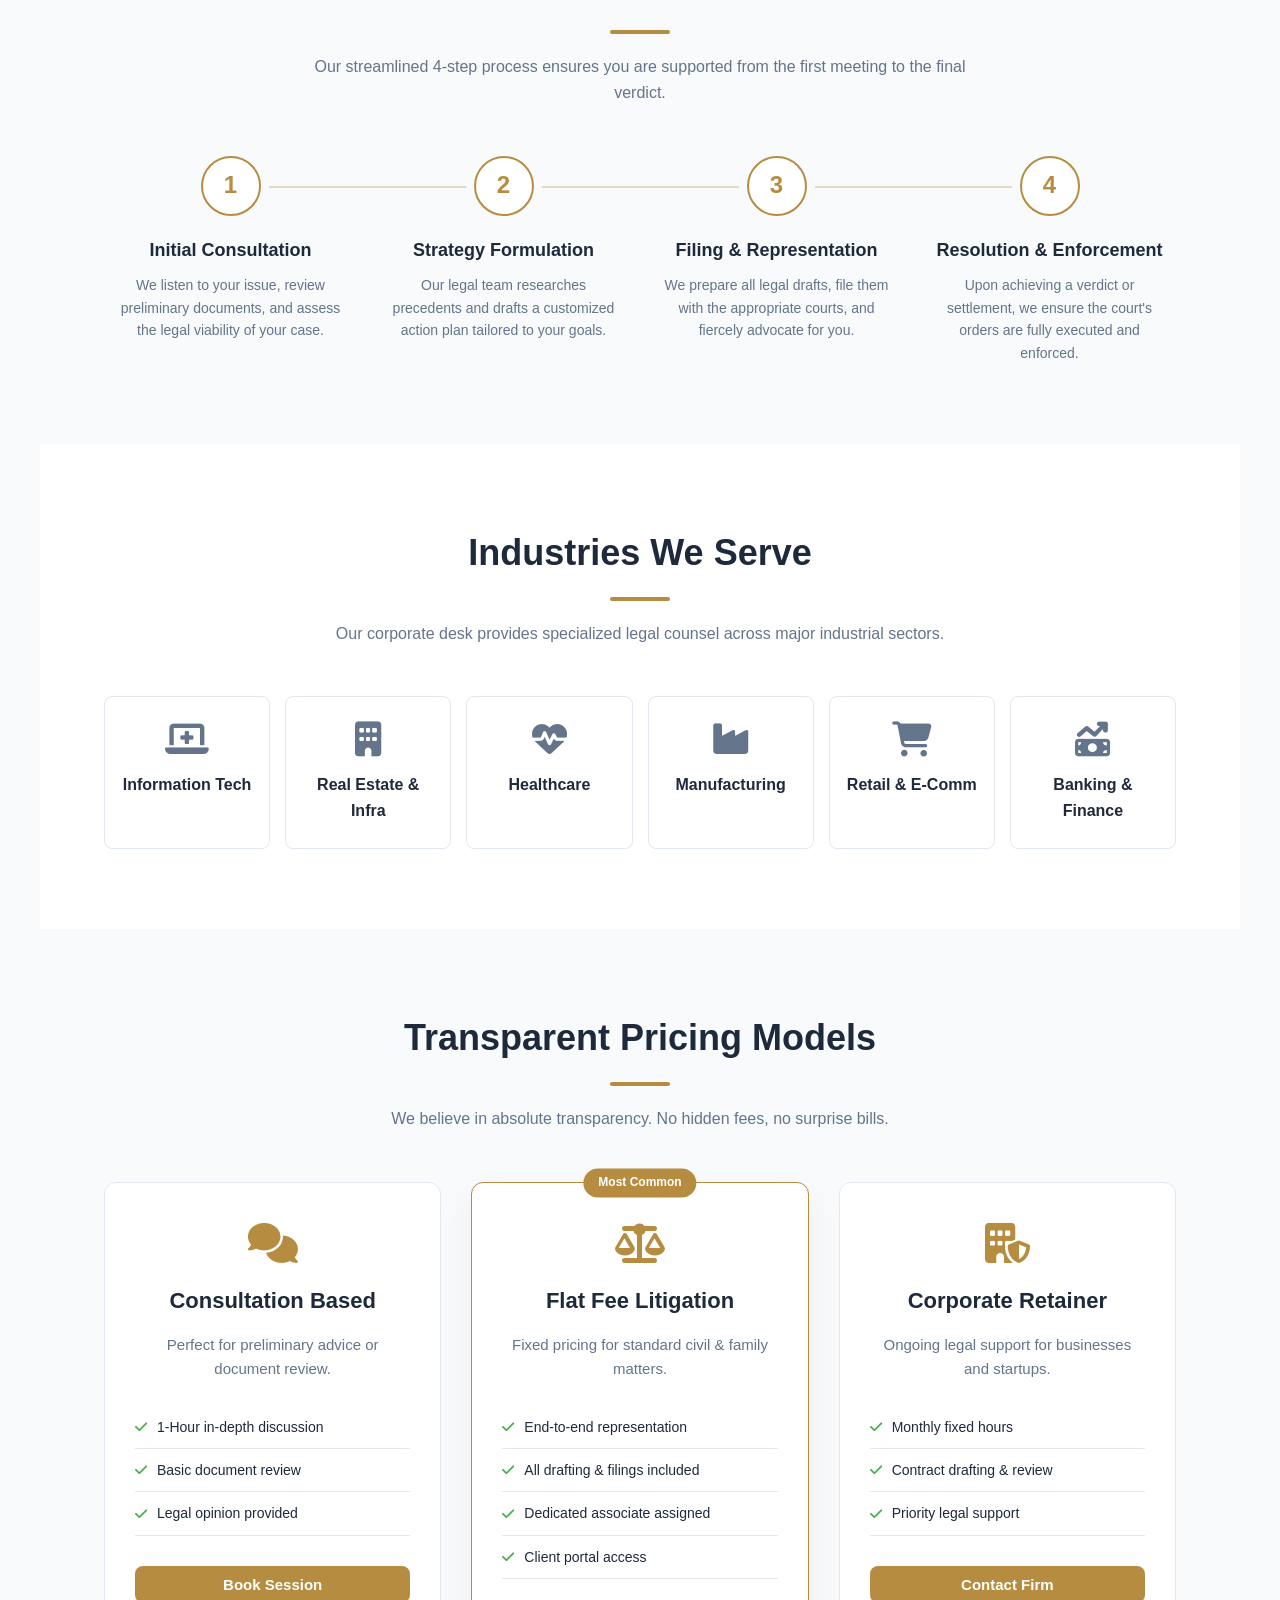
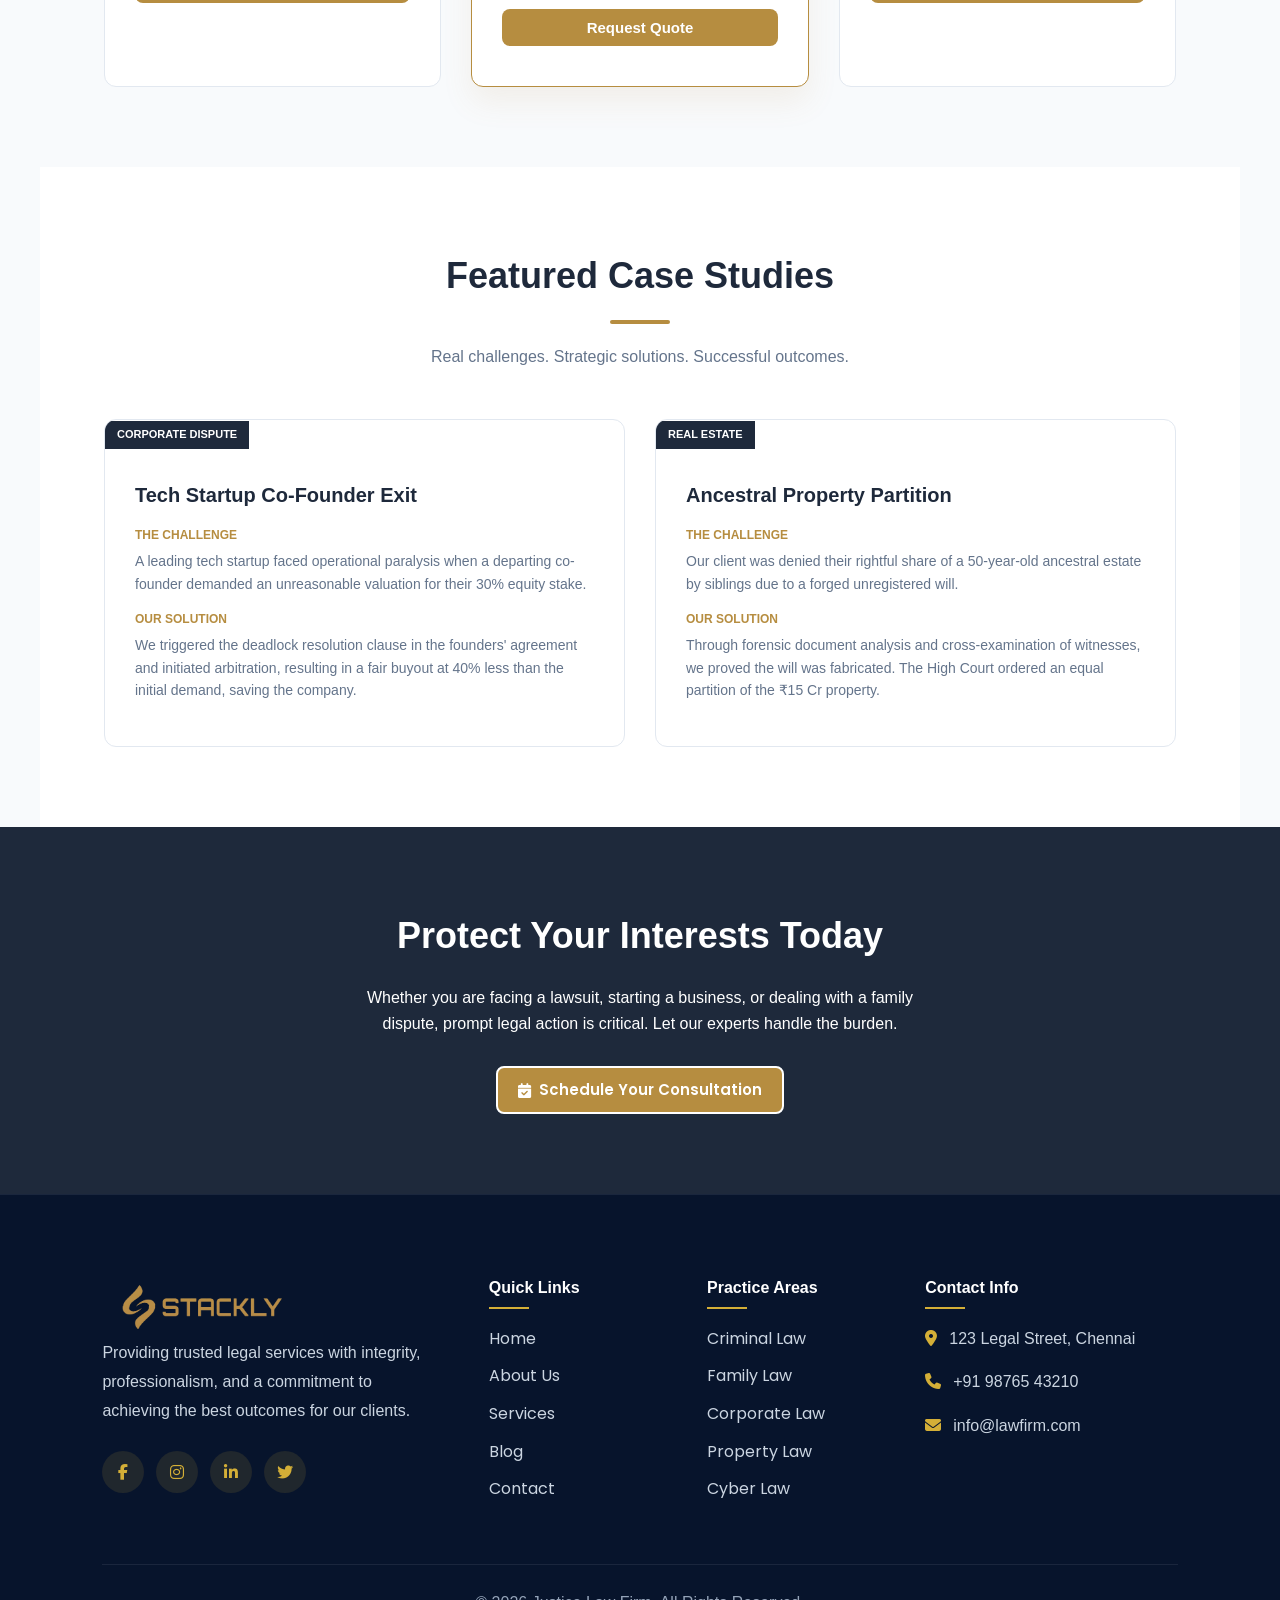
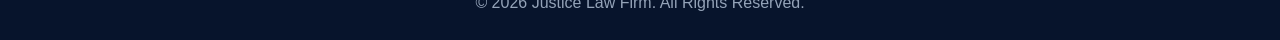
<file: services.html>
<!DOCTYPE html>
<html lang="en">

<head>
    <meta charset="UTF-8">
    <meta name="viewport" content="width=device-width, initial-scale=1.0, maximum-scale=1.0, user-scalable=no">
    <title> Services</title>
    <link rel="stylesheet" href="services.css">
    <link rel="stylesheet" href="shared.css">
    <link rel="stylesheet" href="https://cdnjs.cloudflare.com/ajax/libs/font-awesome/6.5.1/css/all.min.css">


</head>

<body>

    <nav class="navbar">

        <a href="index.html" class="logo-container">
            <img src="./asset/logo (2).webp" alt="Company Logo" class="logo-img">
        </a>

        <ul class="nav-links">
            <li><a href="index.html">Home</a></li>
            <li><a href="about.html">About</a></li>
            <li><a href="services.html" class="active">Services</a></li>
            <li><a href="blog.html">Blog</a></li>
            <li><a href="contact.html">Contact</a></li>
        </ul>

        <div class="nav-right">
            <a href="login.html" class="login-btn">Login</a>
            <a href="404.html" class="consult-btn">Book Consultation</a>
        </div>

        <div class="menu-toggle">
            <i class="fa-solid fa-bars"></i>
        </div>

    </nav>

    <header class="hero scroll-anim">
        <h1>Comprehensive <span>Legal Services</span><br>Tailored for <span>You</span></h1>
        <p>From complex corporate litigations to sensitive family matters, LegalConnect offers expert counsel and fierce
            representation across a wide spectrum of legal practice areas.</p>
        <div style="margin-top: 20px;">

            <a href="404.html" class="btn" style="padding: 14px 30px; font-size: 16px;">
                <i class="fa-solid fa-scale-balanced"></i> Explore Our Practice Areas
            </a>
        </div>
    </header>

    <section class="section-container bg-white">
        <div class="section-header scroll-anim">
            <h2>Our Approach to Legal Defense</h2>
            <div class="divider"></div>
            <p>We don't just process cases; we solve problems. Here is how our firm approaches every legal challenge.
            </p>
        </div>

        <div class="approach-grid scroll-anim">
            <div class="approach-card">
                <i class="fa-solid fa-magnifying-glass-chart"></i>
                <h3>Meticulous Research</h3>
                <p>Every successful verdict starts with rigorous research. We analyze precedents, deeply examine
                    evidence, and build watertight arguments.</p>
            </div>
            <div class="approach-card">
                <i class="fa-solid fa-chess-knight"></i>
                <h3>Strategic Planning</h3>
                <p>Litigation is like chess. We anticipate opposing moves and craft strategies that protect your
                    interests while aiming for swift resolution.</p>
            </div>
            <div class="approach-card">
                <i class="fa-solid fa-handshake-angle"></i>
                <h3>Clear Communication</h3>
                <p>No legal jargon. We ensure you understand every aspect of your case, the risks involved, and the
                    options available at every step.</p>
            </div>
        </div>
    </section>

    <section id="practices" class="section-container bg-light">
        <div class="section-header scroll-anim">
            <h2>Core Practice Areas</h2>
            <div class="divider"></div>
            <p>Our senior advocates and associates bring decades of specialized experience in these primary areas of
                law.</p>
        </div>

        <div class="services-grid scroll-anim">
            <div class="service-card">
                <i class="fa-solid fa-briefcase"></i>
                <h3>Corporate & Business Law</h3>
                <p>We assist businesses in entity formation, mergers, acquisitions, regulatory compliance, and resolving
                    complex shareholder disputes.</p>
                <a href="404.html">Learn More </a>
            </div>
            <div class="service-card">
                <i class="fa-solid fa-gavel"></i>
                <h3>Civil Litigation</h3>
                <p>Fierce representation in breach of contract, tort claims, employment disputes, and general civil
                    lawsuits in both lower and High Courts.</p>
                <a href="404.html">Learn More </a>
            </div>
            <div class="service-card">
                <i class="fa-solid fa-handcuffs"></i>
                <h3>Criminal Defense</h3>
                <p>Protecting your freedom and rights. We handle everything from white-collar crimes to serious felonies
                    and complex bail applications.</p>
                <a href="404.html">Learn More </a>
            </div>
            <div class="service-card">
                <i class="fa-solid fa-house-user"></i>
                <h3>Family & Divorce Law</h3>
                <p>Handling sensitive matters with empathy: mutual divorce, child custody, alimony, and domestic
                    violence protections.</p>
                <a href="404.html">Learn More</a>
            </div>
            <div class="service-card">
                <i class="fa-solid fa-building-user"></i>
                <h3>Real Estate & Property</h3>
                <p>Drafting sale deeds, title verification, resolving ancestral property partitions, and handling
                    landlord-tenant disputes.</p>
                <a href="404.html">Learn More </a>
            </div>
            <div class="service-card">
                <i class="fa-solid fa-lightbulb"></i>
                <h3>Intellectual Property (IP)</h3>
                <p>Safeguarding your innovations. Trademark registration, patent filings, copyright protection, and IP
                    infringement litigation.</p>
                <a href="404.html">Learn More </a>
            </div>
        </div>
    </section>

    <section class="section-container bg-white">
        <div class="section-header scroll-anim">
            <h2>Specialized Legal Advisory</h2>
            <div class="divider"></div>
            <p>Beyond traditional litigation, we offer niche advisory services tailored for the modern economy.</p>
        </div>

        <div class="specialized-flex scroll-anim">
            <div class="specialized-img">
                <i class="fa-solid fa-laptop-code"></i>
            </div>
            <div class="specialized-list">
                <div class="spec-item">
                    <i class="fa-solid fa-shield-halved"></i>
                    <div>
                        <h4>Cyber Law & Data Privacy</h4>
                        <p>Navigating IT Act compliance, handling data breach protocols, software licensing, and
                            fighting cybercrime & financial fraud.</p>
                    </div>
                </div>
                <div class="spec-item">
                    <i class="fa-solid fa-rocket"></i>
                    <div>
                        <h4>Startup Legal Suite</h4>
                        <p>Complete legal support for founders: Founders' agreements, ESOP drafting, funding term sheets
                            (Seed/Series A), and NDAs.</p>
                    </div>
                </div>
                <div class="spec-item">
                    <i class="fa-solid fa-file-invoice-dollar"></i>
                    <div>
                        <h4>Taxation & GST Disputes</h4>
                        <p>Representation before tax tribunals, responding to income tax notices, and advisory on
                            complex corporate tax structuring.</p>
                    </div>
                </div>
                <div class="spec-item">
                    <i class="fa-solid fa-scale-unbalanced-flip"></i>
                    <div>
                        <h4>Alternative Dispute Resolution (ADR)</h4>
                        <p>Saving you time and court fees through certified Mediation, Arbitration, and out-of-court
                            dispute settlements.</p>
                    </div>
                </div>
            </div>
        </div>
    </section>

    <section class="section-container bg-light">
        <div class="section-header scroll-anim">
            <h2>How We Work With You</h2>
            <div class="divider"></div>
            <p>Our streamlined 4-step process ensures you are supported from the first meeting to the final verdict.</p>
        </div>

        <div class="process-grid scroll-anim">
            <div class="process-line"></div>
            <div class="process-step">
                <div class="step-number">1</div>
                <h4>Initial Consultation</h4>
                <p>We listen to your issue, review preliminary documents, and assess the legal viability of your case.
                </p>
            </div>
            <div class="process-step">
                <div class="step-number">2</div>
                <h4>Strategy Formulation</h4>
                <p>Our legal team researches precedents and drafts a customized action plan tailored to your goals.</p>
            </div>
            <div class="process-step">
                <div class="step-number">3</div>
                <h4>Filing & Representation</h4>
                <p>We prepare all legal drafts, file them with the appropriate courts, and fiercely advocate for you.
                </p>
            </div>
            <div class="process-step">
                <div class="step-number">4</div>
                <h4>Resolution & Enforcement</h4>
                <p>Upon achieving a verdict or settlement, we ensure the court's orders are fully executed and enforced.
                </p>
            </div>
        </div>
    </section>

    <section class="section-container bg-white">
        <div class="section-header scroll-anim">
            <h2>Industries We Serve</h2>
            <div class="divider"></div>
            <p>Our corporate desk provides specialized legal counsel across major industrial sectors.</p>
        </div>

        <div class="industry-grid scroll-anim">
            <div class="industry-card"><i class="fa-solid fa-laptop-medical"></i>
                <h4>Information Tech</h4>
            </div>
            <div class="industry-card"><i class="fa-solid fa-building"></i>
                <h4>Real Estate & Infra</h4>
            </div>
            <div class="industry-card"><i class="fa-solid fa-heart-pulse"></i>
                <h4>Healthcare</h4>
            </div>
            <div class="industry-card"><i class="fa-solid fa-industry"></i>
                <h4>Manufacturing</h4>
            </div>
            <div class="industry-card"><i class="fa-solid fa-cart-shopping"></i>
                <h4>Retail & E-Comm</h4>
            </div>
            <div class="industry-card"><i class="fa-solid fa-money-bill-trend-up"></i>
                <h4>Banking & Finance</h4>
            </div>
        </div>
    </section>

    <section class="section-container bg-light">
        <div class="section-header scroll-anim">
            <h2>Transparent Pricing Models</h2>
            <div class="divider"></div>
            <p>We believe in absolute transparency. No hidden fees, no surprise bills.</p>
        </div>

        <div class="pricing-grid scroll-anim">
            <div class="pricing-card">
                <i class="fa-solid fa-comments"></i>
                <h3>Consultation Based</h3>
                <p>Perfect for preliminary advice or document review.</p>
                <ul class="pricing-list">
                    <li><i class="fa-solid fa-check"></i> 1-Hour in-depth discussion</li>
                    <li><i class="fa-solid fa-check"></i> Basic document review</li>
                    <li><i class="fa-solid fa-check"></i> Legal opinion provided</li>
                </ul>
                <a href="404.html">
                    <button class="btn btn-outline" style="width: 100%; justify-content: center;">Book Session</button>
                </a>
            </div>
            <div class="pricing-card featured">
                <div class="featured-badge">Most Common</div>
                <i class="fa-solid fa-scale-balanced"></i>
                <h3>Flat Fee Litigation</h3>
                <p>Fixed pricing for standard civil & family matters.</p>
                <ul class="pricing-list">
                    <li><i class="fa-solid fa-check"></i> End-to-end representation</li>
                    <li><i class="fa-solid fa-check"></i> All drafting & filings included</li>
                    <li><i class="fa-solid fa-check"></i> Dedicated associate assigned</li>
                    <li><i class="fa-solid fa-check"></i> Client portal access</li>
                </ul>
                <a href="404.html">
                    <button class="btn" style="width: 100%; justify-content: center;">Request Quote</button>
                </a>
            </div>
            <div class="pricing-card">
                <i class="fa-solid fa-building-shield"></i>
                <h3>Corporate Retainer</h3>
                <p>Ongoing legal support for businesses and startups.</p>
                <ul class="pricing-list">
                    <li><i class="fa-solid fa-check"></i> Monthly fixed hours</li>
                    <li><i class="fa-solid fa-check"></i> Contract drafting & review</li>
                    <li><i class="fa-solid fa-check"></i> Priority legal support</li>
                </ul>
                <a href="404.html">
                    <button class="btn btn-outline" style="width: 100%; justify-content: center;">Contact Firm</button>
                </a>
            </div>
        </div>
    </section>

    <section class="section-container bg-white">
        <div class="section-header scroll-anim">
            <h2>Featured Case Studies</h2>
            <div class="divider"></div>
            <p>Real challenges. Strategic solutions. Successful outcomes.</p>
        </div>

        <div class="case-studies-grid scroll-anim">
            <div class="case-card">
                <div class="case-tag">Corporate Dispute</div>
                <div class="case-content">
                    <h3>Tech Startup Co-Founder Exit</h3>
                    <div class="case-problem">
                        <span class="case-label">The Challenge</span>
                        <p>A leading tech startup faced operational paralysis when a departing co-founder demanded an
                            unreasonable valuation for their 30% equity stake.</p>
                    </div>
                    <div class="case-solution">
                        <span class="case-label">Our Solution</span>
                        <p>We triggered the deadlock resolution clause in the founders' agreement and initiated
                            arbitration, resulting in a fair buyout at 40% less than the initial demand, saving the
                            company.</p>
                    </div>
                </div>
            </div>
            <div class="case-card">
                <div class="case-tag">Real Estate</div>
                <div class="case-content">
                    <h3>Ancestral Property Partition</h3>
                    <div class="case-problem">
                        <span class="case-label">The Challenge</span>
                        <p>Our client was denied their rightful share of a 50-year-old ancestral estate by siblings due
                            to a forged unregistered will.</p>
                    </div>
                    <div class="case-solution">
                        <span class="case-label">Our Solution</span>
                        <p>Through forensic document analysis and cross-examination of witnesses, we proved the will was
                            fabricated. The High Court ordered an equal partition of the ₹15 Cr property.</p>
                    </div>
                </div>
            </div>
        </div>
    </section>


    <section class="cta-section bg-dark scroll-anim">
        <h2>Protect Your Interests Today</h2>
        <p>Whether you are facing a lawsuit, starting a business, or dealing with a family dispute, prompt legal action
            is critical. Let our experts handle the burden.</p>
        <a href="404.html" class="btn" style="border: 2px solid white;">
            <i class="fa-solid fa-calendar-check"></i> Schedule Your Consultation
        </a>
    </section>

  
    <footer>
       
    <footer class="footer">

        <div class="footer-container">

            <div class="footer-column">

                <div class="logo-container">
                    <img src="./asset/logo (2).webp" alt="Company Logo" class="logo-img">
                </div>

                <p>
                    Providing trusted legal services with integrity,
                    professionalism, and a commitment to achieving
                    the best outcomes for our clients.
                </p>

                <div class="social-icons">

                    <a href="404.html">
                        <i class="fa-brands fa-facebook-f"></i>
                    </a>

                    <a href="404.html">
                        <i class="fa-brands fa-instagram"></i>
                    </a>

                    <a href="404.html">
                        <i class="fa-brands fa-linkedin-in"></i>
                    </a>

                    <a href="404.html">
                        <i class="fa-brands fa-twitter"></i>
                    </a>

                </div>

            </div>


            <div class="footer-column">

                <h4>Quick Links</h4>

                <ul>
                    <li><a href="index.html">Home</a></li>
                    <li><a href="about.html">About Us</a></li>
                    <li><a href="services.html">Services</a></li>
                    <li><a href="blog.html">Blog</a></li>
                    <li><a href="contact.html">Contact</a></li>
                </ul>

            </div>


            <div class="footer-column">

                <h4>Practice Areas</h4>

                <ul>
                    <li><a href="404.html">Criminal Law</a></li>
                    <li><a href="404.html">Family Law</a></li>
                    <li><a href="404.html">Corporate Law</a></li>
                    <li><a href="404.html">Property Law</a></li>
                    <li><a href="404.html">Cyber Law</a></li>
                </ul>

            </div>


            <div class="footer-column">

                <h4>Contact Info</h4>

                <div class="contact-item">
                    <i class="fa-solid fa-location-dot"></i>
                    <span>123 Legal Street, Chennai</span>
                </div>

                <div class="contact-item">
                    <i class="fa-solid fa-phone"></i>
                    <span>+91 98765 43210</span>
                </div>

                <div class="contact-item">
                    <i class="fa-solid fa-envelope"></i>
                    <span>info@lawfirm.com</span>
                </div>

            </div>

        </div>


        <div class="footer-bottom">

            <p>
                © 2026 Justice Law Firm. All Rights Reserved.
            </p>

        </div>

    </footer>
    </footer>

    <script src="main.js"></script>

    
    <script>
        const observer = new IntersectionObserver((entries) => {
            entries.forEach(entry => {
                if (entry.isIntersecting) {
                    entry.target.classList.add('show');
                }
            });
        }, { threshold: 0.1 });

        const animElements = document.querySelectorAll('.scroll-anim');
        animElements.forEach(el => observer.observe(el));
    </script>
</body>

</html>
</file>
<file: style.css>
* {
       margin: 0;
       padding: 0;
       box-sizing: border-box;
       font-family: Arial, sans-serif;
   }


   * {
       margin: 0;
       padding: 0;
       box-sizing: border-box;
       font-family: 'Poppins', sans-serif;
   }

   body {
       background: #0f172a;
       overflow-x: hidden;
   }

   .hero {
       min-height: 100vh;
       display: flex;
       align-items: center;
       justify-content: center;
       padding: 120px 8%;
       position: relative;
       overflow: hidden;
   }

   .hero::before {
       content: '';
       position: absolute;
       width: 700px;
       height: 700px;
       background: radial-gradient(circle,
               rgba(182, 141, 64, .25),
               transparent 70%);
       top: -250px;
       left: -250px;
       animation: move1 8s infinite ease-in-out;
   }

   .hero::after {
       content: '';
       position: absolute;
       width: 700px;
       height: 700px;
       background: radial-gradient(circle,
               rgba(182, 141, 64, .15),
               transparent 70%);
       bottom: -250px;
       right: -250px;
       animation: move2 10s infinite ease-in-out;
   }

   @keyframes move1 {
       50% {
           transform: translateY(40px);
       }
   }

   @keyframes move2 {
       50% {
           transform: translateY(-40px);
       }
   }

   .hero-container {
       width: 100%;
       max-width: 1300px;
       display: grid;
       grid-template-columns: 1fr 1fr;
       gap: 60px;
       align-items: center;
       z-index: 2;
   }

   .badge {
       display: inline-block;
       padding: 10px 20px;
       border-radius: 30px;
       background: rgba(182, 141, 64, .15);
       color: #d4af37;
       margin-bottom: 20px;
   }

   .hero-content h1 {
       color: #fff;
       font-size: clamp(2.5rem, 5vw, 4.5rem);
       line-height: 1.1;
       margin-bottom: 20px;
   }

   .hero-content h1 span {
       color: #d4af37;
   }

   .hero-content p {
       color: #cbd5e1;
       line-height: 1.8;
       margin-bottom: 30px;
   }

   .hero-buttons {
       display: flex;
       gap: 15px;
       flex-wrap: wrap;
   }

   .btn-primary,
   .btn-secondary {
       text-decoration: none;
       padding: 14px 28px;
       border-radius: 8px;
       font-weight: 600;
   }

   .btn-primary {
       background: #b68d40;
       color: #fff;
   }

   .btn-secondary {
       border: 2px solid #b68d40;
       color: #d4af37;
   }

   .stats {
       margin-top: 50px;
       display: grid;
       grid-template-columns: repeat(4, 1fr);
       gap: 15px;
   }

   .stat-card {
       background: rgba(255, 255, 255, .05);
       backdrop-filter: blur(10px);
       border-radius: 15px;
       padding: 20px;
       text-align: center;
   }

   .stat-card h3 {
       color: #d4af37;
       margin-bottom: 8px;
   }

   .stat-card p {
       color: #fff;
       margin: 0;
   }

   .consultation-card {
       background: rgba(255, 255, 255, .05);
       backdrop-filter: blur(15px);
       border-radius: 20px;
       padding: 40px;
   }

   .consultation-card h2 {
       color: #fff;
       margin-bottom: 20px;
   }

   .consultation-card ul {
       list-style: none;
   }

   .consultation-card li {
       color: #cbd5e1;
       margin-bottom: 15px;
   }

   .consultation-card i {
       color: #d4af37;
       margin-right: 10px;
   }

   .phone-box {
       background: #b68d40;
       padding: 20px;
       border-radius: 12px;
       text-align: center;
       margin-top: 25px;
   }

   .phone-box h4,
   .phone-box p {
       color: #fff;
   }

   .floating-icon {
       position: absolute;
       font-size: 3rem;
       color: rgba(212, 175, 55, .15);
       animation: float 6s infinite ease-in-out;
   }

   .icon1 {
       top: 15%;
       left: 10%;
   }

   .icon2 {
       bottom: 15%;
       left: 5%;
   }

   .icon3 {
       top: 15%;
       right: 15%;
   }

   .icon4 {
       bottom: 15%;
       right: 10%;
   }

   @keyframes float {
       50% {
           transform: translateY(-20px);
       }
   }

   @media(max-width:992px) {

       .hero-container {
           grid-template-columns: 1fr;
       }

       .stats {
           grid-template-columns: repeat(2, 1fr);
       }
   }

   @media(max-width:576px) {

       .hero {
           padding: 100px 20px;
       }

       .stats {
           grid-template-columns: 1fr;
       }

       .hero-buttons {
           flex-direction: column;
       }

       .btn-primary,
       .btn-secondary {
           width: 100%;
           text-align: center;
       }

       .consultation-card {
           padding: 25px;
       }
   }

   .practice-areas {
       padding: 120px 8%;
       background: #111827;
       position: relative;
       overflow: hidden;
   }

   .practice-areas::before {
       content: "";
       position: absolute;
       width: 400px;
       height: 400px;
       background: rgba(212, 175, 55, .08);
       border-radius: 50%;
       top: -150px;
       left: -150px;
       filter: blur(100px);
   }

   .practice-areas::after {
       content: "";
       position: absolute;
       width: 350px;
       height: 350px;
       background: rgba(212, 175, 55, .05);
       border-radius: 50%;
       bottom: -120px;
       right: -120px;
       filter: blur(100px);
   }

   .section-header {
       text-align: center;
       max-width: 750px;
       margin: 0 auto 70px;
   }

   .section-header span {
       color: #d4af37;
       font-size: .9rem;
       letter-spacing: 2px;
       font-weight: 600;
   }

   .section-header h2 {
       color: #fff;
       font-size: clamp(2.2rem, 4vw, 3.5rem);
       margin: 15px 0;
   }

   .section-header p {
       color: #cbd5e1;
       line-height: 1.8;
   }

   .practice-grid {
       display: grid;
       grid-template-columns: repeat(3, 1fr);
       gap: 30px;
   }

   .practice-card {
       background: rgba(255, 255, 255, .05);
       backdrop-filter: blur(15px);
       border: 1px solid rgba(255, 255, 255, .08);
       border-radius: 25px;
       padding: 35px;
       transition: .4s ease;
       position: relative;
   }

   .practice-card:hover {
       transform: translateY(-12px);
       border-color: #d4af37;
       box-shadow: 0 20px 40px rgba(0, 0, 0, .25);
   }

   .icon-box {
       width: 75px;
       height: 75px;
       border-radius: 18px;
       background: rgba(212, 175, 55, .15);
       display: flex;
       justify-content: center;
       align-items: center;
       margin-bottom: 25px;
   }

   .icon-box i {
       color: #d4af37;
       font-size: 2rem;
   }

   .practice-card h3 {
       color: #fff;
       margin-bottom: 15px;
       font-size: 1.4rem;
   }

   .practice-card p {
       color: #cbd5e1;
       line-height: 1.8;
       margin-bottom: 25px;
   }

   .practice-card a {
       color: #d4af37;
       text-decoration: none;
       font-weight: 600;
       display: inline-flex;
       align-items: center;
       gap: 8px;
   }

   .practice-card a i {
       transition: .3s;
   }

   .practice-card:hover a i {
       transform: translateX(6px);
   }


   .reveal {
       opacity: 0;
       transform: translateY(80px);
       transition: all .9s cubic-bezier(.17, .67, .35, 1);
   }

   .reveal.active {
       opacity: 1;
       transform: translateY(0);
   }

   .practice-card:nth-child(1) {
       transition-delay: .1s;
   }

   .practice-card:nth-child(2) {
       transition-delay: .2s;
   }

   .practice-card:nth-child(3) {
       transition-delay: .3s;
   }

   .practice-card:nth-child(4) {
       transition-delay: .4s;
   }

   .practice-card:nth-child(5) {
       transition-delay: .5s;
   }

   .practice-card:nth-child(6) {
       transition-delay: .6s;
   }


   @media(max-width:992px) {

       .practice-grid {
           grid-template-columns: repeat(2, 1fr);
       }
   }


   @media(max-width:768px) {

       .practice-areas {
           padding: 90px 20px;
       }

       .practice-grid {
           grid-template-columns: 1fr;
       }

       .practice-card {
           padding: 30px;
       }

       .icon-box {
           width: 65px;
           height: 65px;
       }

       .icon-box i {
           font-size: 1.7rem;
       }
   }

   .why-us {
       padding: 120px 8%;
       background: #07142c;
       overflow: hidden;
   }

   .section-title {
       text-align: center;
       max-width: 800px;
       margin: auto;
       margin-bottom: 70px;
   }

   .section-title span {
       color: #d4af37;
       letter-spacing: 2px;
       font-weight: 600;
   }

   .section-title h2 {
       color: #fff;
       font-size: clamp(2.5rem, 4vw, 4rem);
       margin: 15px 0;
   }

   .section-title p {
       color: #cbd5e1;
       line-height: 1.8;
   }

   .why-grid {
       display: grid;
       grid-template-columns: repeat(4, 1fr);
       gap: 25px;
       margin-bottom: 80px;
   }

   .why-card {
       background: rgba(255, 255, 255, .03);
       border: 1px solid rgba(255, 255, 255, .08);
       backdrop-filter: blur(12px);
       border-radius: 25px;
       padding: 35px;
       text-align: center;
       transition: .4s;
   }

   .why-card:hover {
       transform: translateY(-10px);
       border-color: #d4af37;
       box-shadow: 0 15px 40px rgba(212, 175, 55, .15);
   }

   .icon-box {
       width: 80px;
       height: 80px;
       margin: auto;
       margin-bottom: 20px;
       border-radius: 50%;
       background: rgba(212, 175, 55, .15);
       display: flex;
       justify-content: center;
       align-items: center;
   }

   .icon-box i {
       font-size: 2rem;
       color: #d4af37;
   }

   .why-card h3 {
       color: white;
       margin-bottom: 15px;
   }

   .why-card p {
       color: #cbd5e1;
       line-height: 1.7;
   }


   .stats-section {
       display: grid;
       grid-template-columns: repeat(4, 1fr);
       gap: 25px;
   }

   .stat-card {
       position: relative;
       overflow: hidden;
       text-align: center;
       padding: 40px 20px;
       border-radius: 20px;
       background: rgba(255, 255, 255, .03);
       border: 1px solid rgba(255, 255, 255, .08);
       transition: .4s;
   }

   .stat-card:hover {
       transform: translateY(-10px);
       border-color: #d4af37;
   }

   .stat-card::before {
       content: '';
       position: absolute;
       top: 0;
       left: -100%;
       width: 100%;
       height: 4px;
       background: #d4af37;
       transition: .8s;
   }

   .stat-card:hover::before {
       left: 0;
   }

   .stat-card h2 {
       font-size: 4rem;
       color: #d4af37;
       margin-bottom: 10px;
   }

   .stat-card p {
       color: white;
       font-size: 1.1rem;
   }


   .reveal {
       opacity: 0;
       transform: translateY(60px);
       transition: all .8s ease;
   }

   .reveal.active {
       opacity: 1;
       transform: translateY(0);
   }


   @media(max-width:992px) {

       .why-grid {
           grid-template-columns: repeat(2, 1fr);
       }

       .stats-section {
           grid-template-columns: repeat(2, 1fr);
       }
   }


   @media(max-width:768px) {

       .why-us {
           padding: 90px 20px;
       }

       .why-grid {
           grid-template-columns: 1fr;
       }

       .stats-section {
           grid-template-columns: 1fr;
       }

       .stat-card h2 {
           font-size: 3rem;
       }
   }

   .about-preview {
       padding: 120px 8%;
       background: #0f172a;
   }

   .about-container {
       display: grid;
       grid-template-columns: 1fr 1fr;
       gap: 80px;
       align-items: center;
   }

   .about-image {
       position: relative;
   }

   .about-image img {
       width: 100%;
       display: block;
       border-radius: 25px;
   }

   .experience-badge {
       position: absolute;
       bottom: 30px;
       right: -20px;

       background: #d4af37;
       padding: 25px;

       border-radius: 20px;

       text-align: center;
   }

   .experience-badge h3 {
       font-size: 2.5rem;
       color: #07142c;
   }

   .experience-badge p {
       color: #07142c;
       font-weight: 600;
   }

   .section-tag {
       color: #d4af37;
       letter-spacing: 2px;
       font-weight: 600;
   }

   .about-content h2 {
       color: #fff;
       font-size: clamp(2rem, 4vw, 3.5rem);
       margin: 20px 0;
       line-height: 1.2;
   }

   .about-content p {
       color: #cbd5e1;
       line-height: 1.9;
       margin-bottom: 20px;
   }

   .about-features {
       margin: 30px 0;
       display: grid;
       gap: 15px;
   }

   .feature {
       display: flex;
       align-items: center;
       gap: 15px;
   }

   .feature i {
       width: 35px;
       height: 35px;
       display: flex;
       align-items: center;
       justify-content: center;

       border-radius: 50%;

       background: rgba(212, 175, 55, .15);
       color: #d4af37;
   }

   .feature span {
       color: white;
   }

   .about-btn {
       display: inline-block;
       margin-top: 15px;

       background: #d4af37;
       color: #07142c;

       padding: 15px 35px;

       border-radius: 8px;

       text-decoration: none;
       font-weight: 600;

       transition: .4s;
   }

   .about-btn:hover {
       transform: translateY(-5px);
   }


   .reveal {
       opacity: 0;
       transform: translateY(60px);
       transition: all .8s ease;
   }

   .reveal.active {
       opacity: 1;
       transform: translateY(0);
   }


   @media(max-width:992px) {

       .about-container {
           grid-template-columns: 1fr;
       }

       .experience-badge {
           right: 20px;
       }
   }


   @media(max-width:768px) {

       .about-preview {
           padding: 90px 20px;
       }

       .about-container {
           gap: 50px;
       }

       .experience-badge {
           padding: 20px;
           right: 10px;
           bottom: 10px;
       }

       .experience-badge h3 {
           font-size: 2rem;
       }

       .about-content h2 {
           font-size: 2rem;
       }
   }

   .process-section {
       padding: 120px 8%;
       background: #07142c;
   }

   .section-title {
       text-align: center;
       max-width: 750px;
       margin: auto;
       margin-bottom: 80px;
   }

   .section-title span {
       color: #d4af37;
       font-weight: 600;
       letter-spacing: 2px;
   }

   .section-title h2 {
       color: #fff;
       font-size: clamp(2.2rem, 4vw, 4rem);
       margin: 15px 0;
   }

   .section-title p {
       color: #cbd5e1;
       line-height: 1.8;
   }

   .process-container {
       display: grid;
       grid-template-columns: repeat(5, 1fr);
       gap: 25px;
       position: relative;
   }

   .process-container::before {
       content: '';
       position: absolute;
       top: 65px;
       left: 10%;
       width: 80%;
       height: 2px;
       background: rgba(212, 175, 55, .25);
       z-index: 0;
   }

   .process-card {
       position: relative;
       z-index: 1;
       text-align: center;
   }

   .process-number {
       position: absolute;
       top: -15px;
       right: 15px;
       font-size: 4rem;
       font-weight: 700;
       color: rgba(212, 175, 55, .08);
   }

   .process-icon {
       width: 90px;
       height: 90px;
       margin: auto;
       border-radius: 50%;
       background: #111827;
       border: 2px solid #d4af37;
       display: flex;
       justify-content: center;
       align-items: center;
       margin-bottom: 25px;
       transition: .4s;
   }

   .process-icon i {
       font-size: 2rem;
       color: #d4af37;
   }

   .process-card:hover .process-icon {
       transform: translateY(-10px);
       box-shadow: 0 0 25px rgba(212, 175, 55, .3);
   }

   .process-card h3 {
       color: #fff;
       margin-bottom: 15px;
   }

   .process-card p {
       color: #cbd5e1;
       line-height: 1.8;
   }


   @media(max-width:992px) {

       .process-container {
           grid-template-columns: repeat(2, 1fr);
       }

       .process-container::before {
           display: none;
       }
   }


   @media(max-width:768px) {

       .process-section {
           padding: 90px 20px;
       }

       .process-container {
           grid-template-columns: 1fr;
       }

       .process-number {
           font-size: 3rem;
       }
   }

   .attorneys-section {
       padding: 120px 8%;
       background: #0f172a;
   }

   .section-title {
       text-align: center;
       max-width: 750px;
       margin: auto;
       margin-bottom: 70px;
   }

   .section-title span {
       color: #d4af37;
       font-weight: 600;
       letter-spacing: 2px;
   }

   .section-title h2 {
       color: white;
       font-size: clamp(2.5rem, 4vw, 4rem);
       margin: 15px 0;
   }

   .section-title p {
       color: #cbd5e1;
       line-height: 1.8;
   }

   .attorneys-grid {
       display: grid;
       grid-template-columns: repeat(3, 1fr);
       gap: 30px;
   }

   .attorney-card {
       background: #111827;
       border-radius: 25px;
       overflow: hidden;
       transition: .4s;
       border: 1px solid rgba(255, 255, 255, .08);
   }

   .attorney-card:hover {
       transform: translateY(-12px);
       border-color: #d4af37;
       box-shadow: 0 20px 40px rgba(212, 175, 55, .15);
   }

   .attorney-img {
       height: 350px;
       overflow: hidden;
   }

   .attorney-img img {
       width: 100%;
       height: 100%;
       object-fit: cover;
       transition: .5s;
   }

   .attorney-card:hover img {
       transform: scale(1.08);
   }

   .attorney-content {
       padding: 30px;
       text-align: center;
   }

   .attorney-content h3 {
       color: white;
       margin-bottom: 10px;
   }

   .attorney-content span {
       color: #d4af37;
       display: block;
       margin-bottom: 15px;
       font-weight: 600;
   }

   .attorney-content p {
       color: #cbd5e1;
       line-height: 1.8;
       margin-bottom: 20px;
   }

   .social-links {
       display: flex;
       justify-content: center;
       gap: 15px;
   }

   .social-links a {
       width: 45px;
       height: 45px;
       border-radius: 50%;
       background: rgba(212, 175, 55, .1);
       display: flex;
       justify-content: center;
       align-items: center;
       text-decoration: none;
       color: #d4af37;
       transition: .3s;
   }

   .social-links a:hover {
       background: #d4af37;
       color: #07142c;
   }


   @media(max-width:992px) {

       .attorneys-grid {
           grid-template-columns: repeat(2, 1fr);
       }
   }


   @media(max-width:768px) {

       .attorneys-section {
           padding: 90px 20px;
       }

       .attorneys-grid {
           grid-template-columns: 1fr;
       }

       .attorney-img {
           height: 300px;
       }
   }

   .testimonials-section {
       padding: 120px 8%;
       background: #07142c;
   }

   .section-title {
       text-align: center;
       max-width: 750px;
       margin: auto;
       margin-bottom: 70px;
   }

   .section-title span {
       color: #d4af37;
       letter-spacing: 2px;
       font-weight: 600;
   }

   .section-title h2 {
       color: #fff;
       font-size: clamp(2.5rem, 4vw, 4rem);
       margin: 15px 0;
   }

   .section-title p {
       color: #cbd5e1;
       line-height: 1.8;
   }

   .testimonials-grid {
       display: grid;
       grid-template-columns: repeat(3, 1fr);
       gap: 30px;
   }

   .testimonial-card {
       background: rgba(255, 255, 255, .04);
       backdrop-filter: blur(12px);
       border: 1px solid rgba(255, 255, 255, .08);
       border-radius: 25px;
       padding: 35px;
       transition: .4s;
   }

   .testimonial-card:hover {
       transform: translateY(-12px);
       border-color: #d4af37;
       box-shadow: 0 20px 40px rgba(212, 175, 55, .15);
   }

   .quote-icon {
       width: 60px;
       height: 60px;
       border-radius: 50%;
       background: rgba(212, 175, 55, .15);
       display: flex;
       justify-content: center;
       align-items: center;
       margin-bottom: 25px;
   }

   .quote-icon i {
       color: #d4af37;
       font-size: 1.5rem;
   }

   .testimonial-text {
       color: #cbd5e1;
       line-height: 1.9;
       margin-bottom: 25px;
   }

   .client-info {
       display: flex;
       align-items: center;
       gap: 15px;
   }

   .client-info img {
       width: 60px;
       height: 60px;
       border-radius: 50%;
       object-fit: cover;
   }

   .client-info h4 {
       color: #fff;
       margin-bottom: 5px;
   }

   .client-info span {
       color: #d4af37;
       font-size: .9rem;
   }

   .stars {
       margin-top: 20px;
       color: #d4af37;
       font-size: 1.1rem;
   }


   @media(max-width:992px) {

       .testimonials-grid {
           grid-template-columns: repeat(2, 1fr);
       }
   }


   @media(max-width:768px) {

       .testimonials-section {
           padding: 90px 20px;
       }

       .testimonials-grid {
           grid-template-columns: 1fr;
       }
   }


   .contact-preview {
       padding: 120px 8%;
       background: #0f172a;
   }

   .contact-container {
       display: grid;
       grid-template-columns: 1.2fr 1fr;
       gap: 50px;
       align-items: center;
   }

   .contact-content span {
       color: #d4af37;
       letter-spacing: 2px;
       font-weight: 600;
   }

   .contact-content h2 {
       color: #fff;
       font-size: clamp(2.5rem, 4vw, 4rem);
       margin: 20px 0;
       line-height: 1.2;
   }

   .contact-content p {
       color: #cbd5e1;
       line-height: 1.8;
   }

   .contact-info {
       margin-top: 40px;
       display: grid;
       gap: 20px;
   }

   .info-box {
       display: flex;
       gap: 20px;
       align-items: center;
       padding: 20px;
       border-radius: 15px;
       background: rgba(255, 255, 255, .03);
       border: 1px solid rgba(255, 255, 255, .08);
       transition: .3s;
   }

   .info-box:hover {
       transform: translateX(10px);
       border-color: #d4af37;
   }

   .info-box i {
       width: 60px;
       height: 60px;
       display: flex;
       justify-content: center;
       align-items: center;
       border-radius: 50%;
       background: rgba(212, 175, 55, .15);
       color: #d4af37;
       font-size: 1.4rem;
   }

   .info-box h4 {
       color: white;
       margin-bottom: 5px;
   }

   .info-box p {
       color: #cbd5e1;
   }

   .contact-form-card {
       background: rgba(255, 255, 255, .04);
       backdrop-filter: blur(15px);
       border: 1px solid rgba(255, 255, 255, .08);
       border-radius: 25px;
       padding: 40px;
   }

   .contact-form-card h3 {
       color: white;
       margin-bottom: 25px;
       text-align: center;
   }

   .contact-form-card form {
       display: flex;
       flex-direction: column;
       gap: 15px;
   }

   .contact-form-card input,
   .contact-form-card textarea {
       width: 100%;
       padding: 15px;
       border: none;
       outline: none;
       border-radius: 10px;
       background: #111827;
       color: white;
   }

   .contact-form-card textarea {
       resize: none;
       height: 140px;
   }

   .contact-form-card button {
       padding: 15px;
       border: none;
       border-radius: 10px;
       background: #d4af37;
       color: #07142c;
       font-weight: 600;
       cursor: pointer;
       transition: .3s;
   }

   .contact-form-card button:hover {
       transform: translateY(-3px);
   }

   @media(max-width:992px) {

       .contact-container {
           grid-template-columns: 1fr;
       }

   }

   @media(max-width:768px) {

       .contact-preview {
           padding: 90px 20px;
       }

       .contact-form-card {
           padding: 25px;
       }

   }

   .error-message {
       color: #ff4d4d;
       font-size: 13px;
       display: block;
       margin: 5px 0 10px;
   }

   .error {
       border: 1px solid #ff4d4d !important;
   }

   .footer {
       background: #07142c;
       padding: 80px 8% 0;
       border-top: 1px solid rgba(255, 255, 255, .08);
   }

   .footer-container {
       display: grid;
       grid-template-columns: 2fr 1fr 1fr 1.5fr;
       gap: 50px;
       padding-bottom: 50px;
   }

   .footer-logo {
       display: flex;
       align-items: center;
       gap: 10px;
       margin-bottom: 20px;
   }

   .footer-logo i {
       font-size: 2rem;
       color: #d4af37;
   }

   .footer-logo h3 {
       color: #fff;
   }

   .footer-column p {
       color: #cbd5e1;
       line-height: 1.8;
   }

   .footer-column h4 {
       color: #fff;
       margin-bottom: 25px;
       position: relative;
   }

   .footer-column h4::after {
       content: '';
       position: absolute;
       left: 0;
       bottom: -8px;
       width: 40px;
       height: 2px;
       background: #d4af37;
   }

   .footer-column ul {
       list-style: none;
   }

   .footer-column ul li {
       margin-bottom: 12px;
   }

   .footer-column ul li a {
       color: #cbd5e1;
       text-decoration: none;
       transition: .3s;
   }

   .footer-column ul li a:hover {
       color: #d4af37;
       padding-left: 5px;
   }

   .social-icons {
       display: flex;
       gap: 12px;
       margin-top: 25px;
   }

   .social-icons a {
       width: 42px;
       height: 42px;
       border-radius: 50%;
       background: rgba(212, 175, 55, .12);
       display: flex;
       align-items: center;
       justify-content: center;
       color: #d4af37;
       text-decoration: none;
       transition: .3s;
   }

   .social-icons a:hover {
       background: #d4af37;
       color: #07142c;
       transform: translateY(-5px);
   }

   .contact-item {
       display: flex;
       gap: 12px;
       margin-bottom: 18px;
       color: #cbd5e1;
   }

   .contact-item i {
       color: #d4af37;
       margin-top: 4px;
   }

   .footer-bottom {
       border-top: 1px solid rgba(255, 255, 255, .08);
       text-align: center;
       padding: 25px 0;
   }

   .footer-bottom p {
       color: #94a3b8;
   }


   @media(max-width:992px) {

       .footer-container {
           grid-template-columns: repeat(2, 1fr);
       }

   }


   @media(max-width:768px) {

       .footer {
           padding: 60px 20px 0;
       }

       .footer-container {
           grid-template-columns: 1fr;
           gap: 40px;
       }

       .footer-column {
           text-align: center;
       }

       .footer-logo {
           justify-content: center;
       }

       .social-icons {
           justify-content: center;
       }

       .contact-item {
           justify-content: center;
       }

       .footer-column h4::after {
           left: 50%;
           transform: translateX(-50%);
       }
   }
</file>
<file: shared.css>
@import url('https://fonts.googleapis.com/css2?family=Poppins:ital,wght@0,100;0,200;0,300;0,400;0,500;0,600;0,700;0,800;0,900;1,100;1,200;1,300;1,400;1,500;1,600;1,700;1,800;1,900&display=swap');

   * {
       margin: 0;
       padding: 0;
       box-sizing: border-box;
   }

   body {
       overflow-x: hidden;
       font-family: Arial, sans-serif;

   }

   a {
       font-family: 'Poppins', sans-serif;
   }

   .navbar {
       position: sticky;
       top: 0;
       z-index: 1000;
       background: #fff;
       padding: 15px 8%;
       display: flex;
       justify-content: space-between;
       align-items: center;
       box-shadow: 0 2px 10px rgba(0, 0, 0, .08);
   }


   .logo-container {
       display: flex;
       align-items: center;
       justify-content: flex-start;
       padding: 10px 20px;
   }


   .logo-img {
       width: 160px;
       transition: transform 0.3s ease;
   }


   .logo-img:hover {
       transform: scale(1.05);
       cursor: pointer;
   }

   
   .nav-links {
       display: flex;
       list-style: none;
       gap: 35px;
   }

   .nav-links a {
       text-decoration: none;
       color: #1f2937;
       font-weight: 500;
       transition: .3s;
   }

   .nav-links a:hover {
       color: #b68d40;
   }

   .nav-right {
       display: flex;
       align-items: center;
       gap: 25px;
   }

   .login-btn {
       text-decoration: none;
       color: #1f2937;
       font-weight: 600;
       transition: all 0.4s cubic-bezier(0.165, 0.84, 0.44, 1);
   }

   .login-btn:hover {
       color: #b68d40;
   }

   .consult-btn {
       text-decoration: none;
       background: #b68d40;
       color: white;
       padding: 12px 24px;
       border-radius: 6px;
       font-weight: 600;
       transition: .3s;
   }

   .consult-btn:hover {
       background: #97712d;
   }

  
   .menu-toggle {
       display: none;
       font-size: 28px;
       cursor: pointer;
       color: #1f2937;
   }

   .nav-links .active {
       color: #b68d40;
   }

  
   @media(max-width: 992px) {

       .menu-toggle {
           display: block;
       }

       .nav-links,
       .nav-right {
           position: fixed;
           left: -100%;
           width: 100%;
           height: 100vh;
           background: white;
           transition: .4s ease;
       }

       .nav-links {
           top: 75px;
           flex-direction: column;
           text-align: center;
           gap: 25px;
           padding: 30px 0;
       }

       .nav-right {
           top: 350px;
           flex-direction: column;
           padding-bottom: 30px;
       }

       .nav-links.active,
       .nav-right.active {
           left: 0;
       }
   }

   .btn {
       background: var(--primary-color);
       color: white;
       border: none;
       border-radius: 8px;
       font-weight: 600;
       text-decoration: none;
       display: inline-flex;
       align-items: center;
       gap: 8px;
       padding: 10px 20px;
       font-size: 15px;
       transition: 0.3s;
       white-space: nowrap;
       cursor: pointer;
   }

   .btn:hover {
       background: var(--primary-dark);
       transform: translateY(-2px);
   }

   .btn-primary,
   .btn-secondary {
       text-decoration: none;
       padding: 14px 28px;
       border-radius: 8px;
       font-weight: 600;
   }

   .btn-primary {
       background: #b68d40;
       color: #fff;
   }

   .btn-secondary {
       border: 2px solid #b68d40;
       color: #d4af37;
   }

   .footer {
       background: #07142c;
       padding: 80px 8% 0;
       border-top: 1px solid rgba(255, 255, 255, .08);
   }

   .footer-container {
       display: grid;
       grid-template-columns: 2fr 1fr 1fr 1.5fr;
       gap: 50px;
       padding-bottom: 50px;
   }

   .footer-logo {
       display: flex;
       align-items: center;
       gap: 10px;
       margin-bottom: 20px;
   }

   .footer-logo i {
       font-size: 2rem;
       color: #d4af37;
   }

   .footer-logo h3 {
       color: #fff;
   }

   .footer-column p {
       color: #cbd5e1;
       line-height: 1.8;
   }

   .footer-column h4 {
       color: #fff;
       margin-bottom: 25px;
       position: relative;
   }

   .footer-column h4::after {
       content: '';
       position: absolute;
       left: 0;
       bottom: -8px;
       width: 40px;
       height: 2px;
       background: #d4af37;
   }

   .footer-column ul {
       list-style: none;
   }

   .footer-column ul li {
       margin-bottom: 12px;
   }

   .footer-column ul li a {
       color: #cbd5e1;
       text-decoration: none;
       transition: .3s;
   }

   .footer-column ul li a:hover {
       color: #d4af37;
       padding-left: 5px;
   }

   .social-icons {
       display: flex;
       gap: 12px;
       margin-top: 25px;
   }

   .social-icons a {
       width: 42px;
       height: 42px;
       border-radius: 50%;
       background: rgba(212, 175, 55, .12);
       display: flex;
       align-items: center;
       justify-content: center;
       color: #d4af37;
       text-decoration: none;
       transition: .3s;
   }

   .social-icons a:hover {
       background: #d4af37;
       color: #07142c;
       transform: translateY(-5px);
   }

   .contact-item {
       display: flex;
       gap: 12px;
       margin-bottom: 18px;
       color: #cbd5e1;
   }

   .contact-item i {
       color: #d4af37;
       margin-top: 4px;
   }

   .footer-bottom {
       border-top: 1px solid rgba(255, 255, 255, .08);
       text-align: center;
       padding: 25px 0;
   }

   .footer-bottom p {
       color: #94a3b8;
   }


   @media(max-width:992px) {

       .footer-container {
           grid-template-columns: repeat(2, 1fr);
       }

   }


   @media(max-width:768px) {

       .footer {
           padding: 60px 20px 0;
       }

       .footer-container {
           grid-template-columns: 1fr;
           gap: 40px;
       }

       .footer-column {
           text-align: center;
       }

       .footer-logo {
           justify-content: center;
       }

       .social-icons {
           justify-content: center;
       }

       .contact-item {
           justify-content: center;
       }

       .footer-column h4::after {
           left: 50%;
           transform: translateX(-50%);
       }
   }
</file>
<file: about.css>
:root {
    --primary-color: #b68d40;
    --primary-light: #fdf8eb;
    --primary-dark: #8c6b32;

    --text-dark: #1e293b;
    --text-muted: #64748b;
    --bg-color: #f8fafc;
    --card-bg: #ffffff;
    --border-color: #e2e8f0;
}

* {
    margin: 0;
    padding: 0;
    box-sizing: border-box;
    font-family: 'Segoe UI', Tahoma, Geneva, Verdana, sans-serif;
}

body {
    background-color: var(--bg-color);
    color: var(--text-dark);
    line-height: 1.6;
    overflow-x: hidden;
}



:root {
    --primary-color: #b68d40;
    --primary-light: #fdf8eb;
    --text-dark: #1e293b;
    --card-bg: #ffffff;
    --border-color: #e2e8f0;
}

* {
    margin: 0;
    padding: 0;
    box-sizing: border-box;
    font-family: 'Segoe UI', Tahoma, Geneva, Verdana, sans-serif;
}




.btn {
    background: var(--primary-color);
    color: white;
    border: none;
    border-radius: 8px;
    font-weight: 600;
    text-decoration: none;
    display: inline-flex;
    align-items: center;
    gap: 8px;
    padding: 10px 20px;
    font-size: 15px;
    transition: 0.3s;
    white-space: nowrap;
}

.btn:hover {
    background: #8c6b32;
}




.section-container {
    padding: 80px 5%;
    max-width: 1200px;
    margin: 0 auto;
}

.bg-white {
    background-color: var(--card-bg);
}

.bg-light {
    background-color: var(--bg-color);
}

.section-header {
    text-align: center;
    margin-bottom: 50px;
}

.section-header h2 {
    font-size: 36px;
    color: var(--text-dark);
    margin-bottom: 15px;
}

.section-header .divider {
    height: 4px;
    width: 60px;
    background: var(--primary-color);
    margin: 0 auto 20px auto;
    border-radius: 2px;
}

.section-header p {
    color: var(--text-muted);
    max-width: 600px;
    margin: 0 auto;
    font-size: 16px;
}


.hero {
    padding: 100px 5%;
    text-align: center;
    background: linear-gradient(to bottom, var(--card-bg), var(--primary-light));
    border-bottom: 1px solid var(--border-color);
}

.hero h1 {
    font-size: 48px;
    color: var(--text-dark);
    margin-bottom: 20px;
    line-height: 1.2;
}

.hero h1 span {
    color: var(--primary-color);
}

.hero p {
    font-size: 18px;
    color: var(--text-muted);
    max-width: 700px;
    margin: 0 auto 30px auto;
}


.story-grid {
    display: grid;
    grid-template-columns: 1fr 1fr;
    gap: 50px;
    align-items: center;
}

.story-text h3 {
    font-size: 28px;
    color: var(--primary-color);
    margin-bottom: 15px;
}

.story-text p {
    margin-bottom: 15px;
    color: var(--text-muted);
    font-size: 16px;
    text-align: justify;
}

.story-image {
    background: var(--primary-light);
    border-radius: 12px;
    padding: 40px;
    text-align: center;
    border: 2px dashed var(--primary-color);
}

.story-image i {
    font-size: 100px;
    color: var(--primary-color);
    opacity: 0.8;
}

.values-grid {
    display: grid;
    grid-template-columns: repeat(auto-fit, minmax(280px, 1fr));
    gap: 30px;
}

.value-card {
    background: var(--card-bg);
    padding: 40px 30px;
    border-radius: 12px;
    text-align: center;
    box-shadow: 0 10px 30px rgba(0, 0, 0, 0.03);
    border: 1px solid var(--border-color);
    transition: transform 0.3s ease, border-color 0.3s ease;
}

.value-card:hover {
    transform: translateY(-10px);
    border-color: var(--primary-color);
}

.value-card i {
    font-size: 40px;
    color: var(--primary-color);
    margin-bottom: 20px;
    background: var(--primary-light);
    width: 80px;
    height: 80px;
    line-height: 80px;
    border-radius: 50%;
}

.value-card h4 {
    font-size: 20px;
    margin-bottom: 15px;
    color: var(--text-dark);
}

.value-card p {
    font-size: 15px;
    color: var(--text-muted);
}

.stats-banner {
    background: var(--primary-color);
    color: white;
    padding: 60px 5%;
    display: grid;
    grid-template-columns: repeat(auto-fit, minmax(200px, 1fr));
    gap: 30px;
    text-align: center;
}

.stat-item i {
    font-size: 40px;
    margin-bottom: 15px;
    opacity: 0.9;
}

.stat-item h3 {
    font-size: 40px;
    font-weight: 800;
    margin-bottom: 5px;
}

.stat-item p {
    font-size: 16px;
    font-weight: 600;
    opacity: 0.9;
    text-transform: uppercase;
    letter-spacing: 1px;
}

.expertise-grid {
    display: grid;
    grid-template-columns: repeat(auto-fit, minmax(250px, 1fr));
    gap: 20px;
}

.expertise-item {
    background: var(--primary-light);
    padding: 20px;
    border-radius: 8px;
    display: flex;
    align-items: center;
    gap: 15px;
    border-left: 4px solid var(--primary-color);
    transition: 0.3s;
}

.expertise-item:hover {
    background: var(--primary-color);
    color: white;
}

.expertise-item:hover i,
.expertise-item:hover h4 {
    color: white;
}

.expertise-item i {
    font-size: 24px;
    color: var(--primary-color);
}

.expertise-item h4 {
    font-size: 16px;
    color: var(--text-dark);
}


.team-grid {
    display: grid;
    grid-template-columns: repeat(auto-fit, minmax(250px, 1fr));
    gap: 30px;
}

.team-card {
    background: var(--card-bg);
    border-radius: 12px;
    overflow: hidden;
    border: 1px solid var(--border-color);
    text-align: center;
    transition: 0.3s;
}

.team-card:hover {
    box-shadow: 0 10px 20px rgba(182, 141, 64, 0.15);
    transform: translateY(-5px);
}

.team-img {
    background: var(--primary-light);
    padding: 40px 0;
    color: var(--primary-color);
    font-size: 60px;
    border-bottom: 1px solid var(--border-color);
}

.team-info {
    padding: 20px;
}

.team-info h4 {
    font-size: 20px;
    color: var(--text-dark);
    margin-bottom: 5px;
}

.team-info span {
    font-size: 13px;
    color: var(--primary-color);
    font-weight: 600;
    display: block;
    margin-bottom: 15px;
}

.team-info p {
    font-size: 14px;
    color: var(--text-muted);
}


.testimonial-grid {
    display: grid;
    grid-template-columns: repeat(auto-fit, minmax(300px, 1fr));
    gap: 30px;
}

.testimonial-card {
    background: var(--card-bg);
    padding: 30px;
    border-radius: 12px;
    border: 1px solid var(--border-color);
    position: relative;
    box-shadow: 0 5px 15px rgba(0, 0, 0, 0.02);
}

.testimonial-card i.fa-quote-left {
    font-size: 40px;
    color: var(--primary-light);
    position: absolute;
    top: 20px;
    right: 20px;
    z-index: 0;
}

.stars {
    color: #f59e0b;
    margin-bottom: 15px;
    position: relative;
    z-index: 1;
}

.testimonial-text {
    font-style: italic;
    color: var(--text-muted);
    margin-bottom: 20px;
    position: relative;
    z-index: 1;
}

.client-name {
    font-weight: 700;
    color: var(--text-dark);
    position: relative;
    z-index: 1;
    border-top: 1px solid var(--border-color);
    padding-top: 15px;
}

.faq-grid {
    display: grid;
    grid-template-columns: 1fr;
    gap: 15px;
    max-width: 800px;
    margin: 0 auto;
}

.faq-card {
    background: var(--card-bg);
    border: 1px solid var(--border-color);
    padding: 20px;
    border-radius: 8px;
    transition: 0.3s;
}

.faq-card:hover {
    border-color: var(--primary-color);
    box-shadow: 0 4px 10px rgba(182, 141, 64, 0.08);
}

.faq-card h4 {
    display: flex;
    align-items: flex-start;
    gap: 10px;
    font-size: 16px;
    color: var(--text-dark);
    margin-bottom: 10px;
}

.faq-card h4 i {
    color: var(--primary-color);
    margin-top: 3px;
}

.faq-card p {
    font-size: 15px;
    color: var(--text-muted);
    padding-left: 26px;
}

.cta-section {
    background: var(--text-dark);
    color: white;
    text-align: center;
    padding: 80px 5%;
}

.cta-section h2 {
    font-size: 32px;
    color: var(--primary-light);
    margin-bottom: 20px;
}

.cta-section p {
    font-size: 16px;
    color: #cbd5e1;
    margin-bottom: 30px;
    max-width: 600px;
    margin-left: auto;
    margin-right: auto;
}
 

.scroll-anim {
    opacity: 0;
    transform: translateY(30px);
    transition: opacity 0.8s ease-out, transform 0.8s ease-out;
}

.scroll-anim.show {
    opacity: 1;
    transform: translateY(0);
}


@media (max-width: 768px) {


    .hero h1 {
        font-size: 36px;
    }

    .section-header h2 {
        font-size: 28px;
    }

    .section-container {
        padding: 50px 5%;
    }

    .story-grid {
        grid-template-columns: 1fr;
        gap: 30px;
    }

    .stats-banner {
        grid-template-columns: 1fr 1fr;
        gap: 20px;
    }

    .values-grid,
    .testimonial-grid {
        grid-template-columns: 1fr;
    }
}


@media (max-width: 480px) {


    .hero {
        padding: 60px 5%;
    }

    .hero h1 {
        font-size: 28px;
    }

    .hero p {
        font-size: 15px;
    }

    .section-header h2 {
        font-size: 24px;
    }

    .story-image {
        padding: 25px;
    }

    .story-image i {
        font-size: 60px;
    }

    .story-image h4 {
        font-size: 18px;
        margin-top: 10px;
    }

    .stats-banner {
        grid-template-columns: 1fr;
        padding: 40px 5%;
    }

    .stat-item h3 {
        font-size: 32px;
    }

    .cta-section {
        padding: 50px 5%;
    }

    .cta-section h2 {
        font-size: 26px;
    }

    .faq-card h4 {
        font-size: 15px;
    }

    .faq-card p {
        font-size: 14px;
        padding-left: 24px;
    }
}
</file>
<file: blog.css>
:root {
     
     --primary-color: #b68d40;
     --primary-light: #fdf8eb;
     --primary-dark: #8c6b32;

     --text-dark: #1e293b;
     --text-muted: #64748b;
     --bg-color: #f8fafc;
     --card-bg: #ffffff;
     --border-color: #e2e8f0;
 }

 * {
     margin: 0;
     padding: 0;
     box-sizing: border-box;
     font-family: 'Segoe UI', Tahoma, Geneva, Verdana, sans-serif;
 }

 body {
     background-color: var(--bg-color);
     color: var(--text-dark);
     line-height: 1.6;
     overflow-x: hidden;
 }

 
 .section-container {
     padding: 60px 5%;
     max-width: 1200px;
     margin: 0 auto;
 }

 .bg-white {
     background-color: var(--card-bg);
 }

 .bg-light {
     background-color: var(--bg-color);
 }

 .section-header {
     margin-bottom: 40px;
     display: flex;
     justify-content: space-between;
     align-items: flex-end;
     flex-wrap: wrap;
     gap: 15px;
 }

 .section-header h2 {
     font-size: 32px;
     color: var(--text-dark);
 }

 .section-header .divider {
     height: 4px;
     width: 60px;
     background: var(--primary-color);
     margin-top: 10px;
     border-radius: 2px;
 }

 .section-header a {
     color: var(--primary-color);
     font-weight: 600;
     text-decoration: none;
     display: inline-flex;
     align-items: center;
     gap: 5px;
 }

 .section-header a:hover {
     text-decoration: underline;
 }


 .hero {
     padding: 100px 5%;
     text-align: center;
     background: linear-gradient(to bottom, var(--card-bg), var(--primary-light));
     border-bottom: 1px solid var(--border-color);
 }

 .hero h1 {
     font-size: 48px;
     color: var(--text-dark);
     margin-bottom: 20px;
     line-height: 1.2;
 }

 .hero p {
     font-size: 18px;
     color: var(--text-muted);
     max-width: 700px;
     margin: 0 auto 30px auto;
 }

 .search-bar {
     max-width: 600px;
     margin: 0 auto;
     display: flex;
     background: white;
     border-radius: 50px;
     overflow: hidden;
     box-shadow: 0 5px 15px rgba(0, 0, 0, 0.05);
     border: 1px solid var(--border-color);
 }

 .search-bar input {
     flex: 1;
     border: none;
     padding: 15px 25px;
     outline: none;
     font-size: 16px;
 }

 .search-bar button {
     background: var(--primary-color);
     color: white;
     border: none;
     padding: 0 30px;
     cursor: pointer;
     font-size: 16px;
     transition: 0.3s;
 }

 .search-bar button:hover {
     background: var(--primary-dark);
 }

 .featured-post {
     display: flex;
     background: var(--card-bg);
     border-radius: 16px;
     overflow: hidden;
     box-shadow: 0 10px 30px rgba(0, 0, 0, 0.05);
     border: 1px solid var(--border-color);
 }

 .featured-img {
     flex: 1;
     min-height: 350px;
     background: url(asset/s1.webp) center/cover;
 }

 .featured-content {
     flex: 1;
     padding: 50px;
     display: flex;
     flex-direction: column;
     justify-content: center;
 }

 .category-tag {
     background: var(--primary-light);
     color: var(--primary-dark);
     padding: 5px 12px;
     border-radius: 20px;
     font-size: 12px;
     font-weight: 700;
     text-transform: uppercase;
     align-self: flex-start;
     margin-bottom: 15px;
 }

 .featured-content h2 {
     font-size: 32px;
     margin-bottom: 15px;
     line-height: 1.3;
 }

 .featured-content p {
     color: var(--text-muted);
     margin-bottom: 20px;
     font-size: 16px;
 }

 .author-meta {
     display: flex;
     align-items: center;
     gap: 15px;
     margin-bottom: 25px;
 }

 .author-meta img {
     width: 40px;
     height: 40px;
     border-radius: 50%;
     object-fit: cover;
 }

 .author-info h5 {
     font-size: 14px;
     margin-bottom: 2px;
 }

 .author-info span {
     font-size: 12px;
     color: var(--text-muted);
 }

 .categories-wrap {
     display: flex;
     gap: 15px;
     flex-wrap: wrap;
     justify-content: center;
     margin-bottom: 30px;
 }

 .cat-btn {
     background: var(--card-bg);
     border: 1px solid var(--border-color);
     padding: 10px 20px;
     border-radius: 30px;
     color: var(--text-muted);
     font-weight: 600;
     cursor: pointer;
     transition: 0.3s;
 }

 .cat-btn:hover,
 .cat-btn.active {
     background: var(--primary-color);
     color: white;
     border-color: var(--primary-color);
 }


 .blog-grid {
     display: grid;
     grid-template-columns: repeat(auto-fit, minmax(320px, 1fr));
     gap: 30px;
 }

 .blog-card {
     background: var(--card-bg);
     border-radius: 12px;
     overflow: hidden;
     border: 1px solid var(--border-color);
     transition: 0.3s;
     display: flex;
     flex-direction: column;
 }

 .blog-card:hover {
     transform: translateY(-5px);
     box-shadow: 0 10px 25px rgba(0, 0, 0, 0.05);
 }

 .blog-card-img {
     width: 100%;
     height: 220px;
     object-fit: cover;
 }

 .blog-card-content {
     padding: 25px;
     flex: 1;
     display: flex;
     flex-direction: column;
 }

 .blog-card-title {
     font-size: 20px;
     margin: 10px 0;
     line-height: 1.4;
     color: var(--text-dark);
 }

 .blog-card-excerpt {
     color: var(--text-muted);
     font-size: 14px;
     margin-bottom: 20px;
     flex: 1;
 }

 .blog-card-footer {
     display: flex;
     justify-content: space-between;
     align-items: center;
     border-top: 1px solid var(--border-color);
     padding-top: 15px;
     margin-top: auto;
 }

 .read-more {
     color: var(--primary-color);
     font-weight: 700;
     text-decoration: none;
     font-size: 14px;
 }

 .read-more:hover {
     text-decoration: underline;
 }

 .video-grid {
     display: grid;
     grid-template-columns: repeat(auto-fit, minmax(300px, 1fr));
     gap: 30px;
 }

 .video-card {
     position: relative;
     border-radius: 12px;
     overflow: hidden;
     cursor: pointer;
 }

 .video-card img {
     width: 100%;
     height: 200px;
     object-fit: cover;
     transition: 0.3s;
 }

 .video-card:hover img {
     transform: scale(1.05);
 }

 .play-btn {
     position: absolute;
     top: 50%;
     left: 50%;
     transform: translate(-50%, -50%);
     width: 60px;
     height: 60px;
     background: rgba(182, 141, 64, 0.9);
     color: white;
     border-radius: 50%;
     display: flex;
     justify-content: center;
     align-items: center;
     font-size: 20px;
     z-index: 2;
     transition: 0.3s;
 }

 .video-card:hover .play-btn {
     background: var(--primary-color);
     transform: translate(-50%, -50%) scale(1.1);
 }

 .video-title {
     position: absolute;
     bottom: 0;
     left: 0;
     width: 100%;
     padding: 20px;
     background: linear-gradient(transparent, rgba(0, 0, 0, 0.8));
     color: white;
     z-index: 2;
 }

 .video-title h4 {
     font-size: 16px;
     margin-bottom: 5px;
 }

 .popular-grid {
     display: grid;
     grid-template-columns: 1fr 1fr;
     gap: 30px;
 }

 .popular-item {
     display: flex;
     gap: 20px;
     align-items: center;
     background: var(--card-bg);
     padding: 15px;
     border-radius: 12px;
     border: 1px solid var(--border-color);
     transition: 0.3s;
 }

 .popular-item:hover {
     border-color: var(--primary-color);
     transform: translateX(5px);
 }

 .popular-item img {
     width: 100px;
     height: 100px;
     border-radius: 8px;
     object-fit: cover;
 }

 .popular-item h4 {
     font-size: 16px;
     margin-bottom: 5px;
     line-height: 1.3;
 }

 .popular-meta {
     font-size: 12px;
     color: var(--text-muted);
 }


 .newsletter-section {
     background: var(--text-dark);
     color: white;
     text-align: center;
     padding: 80px 5%;
     border-radius: 16px;
     margin: 40px 5%;
 }

 .newsletter-section h2 {
     font-size: 32px;
     color: var(--primary-light);
     margin-bottom: 15px;
 }

 .newsletter-section p {
     font-size: 16px;
     color: #cbd5e1;
     margin-bottom: 30px;
     max-width: 600px;
     margin-left: auto;
     margin-right: auto;
 }

 .nl-form {
     display: flex;
     max-width: 500px;
     margin: 0 auto;
     gap: 10px;
 }

 .nl-form input {
     flex: 1;
     padding: 15px;
     border-radius: 8px;
     border: none;
     outline: none;
 }

 .nl-form button {
     padding: 15px 25px;
     background: var(--primary-color);
     color: white;
     border: none;
     border-radius: 8px;
     font-weight: 600;
     cursor: pointer;
     transition: 0.3s;
 }

 .nl-form button:hover {
     background: var(--primary-dark);
 }

  

 .scroll-anim {
     opacity: 0;
     transform: translateY(30px);
     transition: opacity 0.8s ease-out, transform 0.8s ease-out;
 }

 .scroll-anim.show {
     opacity: 1;
     transform: translateY(0);
 }

 @media (max-width: 992px) {
     .featured-post {
         flex-direction: column;
     }

     .featured-img {
         min-height: 250px;
     }

     .popular-grid {
         grid-template-columns: 1fr;
     }
 }

 @media (max-width: 768px) {
     .navbar {
         padding: 15px 20px;
     }

     .logo-img {
         max-height: 35px;
     }

     .nav-links a {
         padding: 8px 12px;
         font-size: 14px;
     }

     .btn {
         padding: 8px 16px;
         font-size: 14px;
     }

     .hero {
         padding: 80px 5%;
     }

     .hero h1 {
         font-size: 38px;
     }

     .section-header h2 {
         font-size: 28px;
     }

     .featured-content {
         padding: 30px;
     }

     .featured-content h2 {
         font-size: 24px;
     }

     .blog-grid {
         grid-template-columns: repeat(auto-fit, minmax(280px, 1fr));
     }

     .nl-form {
         flex-direction: column;
     }
 }

 @media (max-width: 480px) {
     .navbar {
         padding: 12px 15px;
         gap: 10px;
     }

     .logo-img {
         max-height: 28px;
     }

     .nav-links {
         display: none;
     }

     .navbar .btn {
         padding: 8px 12px !important;
         font-size: 14px !important;
     }

     .navbar .btn span {
         display: none;
     }

     .navbar .btn i {
         margin: 0;
     }

     .hero {
         padding: 60px 5%;
     }

     .hero h1 {
         font-size: 32px;
     }

     .search-bar input {
         padding: 12px 15px;
         font-size: 14px;
     }

     .search-bar button {
         padding: 0 20px;
     }

     .section-container {
         padding: 50px 5%;
     }

     .popular-item {
         flex-direction: column;
         text-align: center;
     }

     .popular-item img {
         width: 100%;
         height: 150px;
     }

     .newsletter-section {
         margin: 20px 5%;
         padding: 50px 20px;
     }

     .newsletter-section h2 {
         font-size: 26px;
     }
 }
</file>
<file: contact.css>
:root {
     
     --primary-color: #b68d40;
     --primary-light: #fdf8eb;
     --primary-dark: #8c6b32;

     --text-dark: #1e293b;
     --text-muted: #64748b;
     --bg-color: #f8fafc;
     --card-bg: #ffffff;
     --border-color: #e2e8f0;
 }

 * {
     margin: 0;
     padding: 0;
     box-sizing: border-box;
     font-family: 'Segoe UI', Tahoma, Geneva, Verdana, sans-serif;
 }

 body {
     background-color: var(--bg-color);
     color: var(--text-dark);
     line-height: 1.6;
     overflow-x: hidden;
 }

 .section-container {
     padding: 80px 5%;
     max-width: 1200px;
     margin: 0 auto;
 }

 .bg-white {
     background-color: var(--card-bg);
 }

 .bg-light {
     background-color: var(--bg-color);
 }

 .section-header {
     text-align: center;
     margin-bottom: 50px;
 }

 .section-header h2 {
     font-size: 36px;
     color: var(--text-dark);
     margin-bottom: 15px;
 }

 .section-header .divider {
     height: 4px;
     width: 60px;
     background: var(--primary-color);
     margin: 0 auto 20px auto;
     border-radius: 2px;
 }

 .section-header p {
     color: var(--text-muted);
     max-width: 700px;
     margin: 0 auto;
     font-size: 16px;
 }

 .hero {
     padding: 100px 5%;
     text-align: center;
     background: linear-gradient(to bottom, var(--card-bg), var(--primary-light));
     border-bottom: 1px solid var(--border-color);
 }

 .hero h1 {
     font-size: 48px;
     color: var(--text-dark);
     margin-bottom: 20px;
     line-height: 1.2;
 }

 .hero h1 span {
     color: var(--primary-color);
 }

 .hero p {
     font-size: 18px;
     color: var(--text-muted);
     max-width: 700px;
     margin: 0 auto;
 }

 .info-grid {
     display: grid;
     grid-template-columns: repeat(auto-fit, minmax(300px, 1fr));
     gap: 30px;
     margin-top: -50px;
     position: relative;
     z-index: 10;
     padding: 0 5%;
     max-width: 1200px;
     margin-left: auto;
     margin-right: auto;
     margin-bottom: 40px;
 }

 .info-card {
     background: var(--card-bg);
     border-radius: 12px;
     padding: 40px 30px;
     text-align: center;
     box-shadow: 0 10px 30px rgba(0, 0, 0, 0.08);
     border: 1px solid var(--border-color);
     transition: 0.3s;
 }

 .info-card:hover {
     transform: translateY(-5px);
     border-color: var(--primary-color);
 }

 .info-card i {
     font-size: 40px;
     color: var(--primary-color);
     margin-bottom: 20px;
 }

 .info-card h3 {
     font-size: 20px;
     margin-bottom: 10px;
     color: var(--text-dark);
 }

 .info-card p {
     color: var(--text-muted);
     font-size: 15px;
     margin-bottom: 5px;
 }

 .info-card a {
     color: var(--primary-color);
     font-weight: 700;
     text-decoration: none;
     font-size: 16px;
 }

 .contact-wrap {
     display: grid;
     grid-template-columns: 1fr 1.5fr;
     gap: 50px;
     background: var(--card-bg);
     border-radius: 16px;
     box-shadow: 0 10px 40px rgba(0, 0, 0, 0.04);
     border: 1px solid var(--border-color);
     overflow: hidden;
 }

 .contact-info-side {
     background: var(--text-dark);
     color: white;
     padding: 50px;
 }

 .contact-info-side h3 {
     font-size: 28px;
     color: var(--primary-light);
     margin-bottom: 20px;
 }

 .contact-info-side p {
     color: #cbd5e1;
     margin-bottom: 30px;
 }

 .contact-form-side {
     padding: 50px;
 }

 .input-group {
     margin-bottom: 20px;
 }

 .input-group label {
     display: block;
     margin-bottom: 8px;
     font-weight: 600;
     font-size: 14px;
     color: var(--text-dark);
 }

 .input-group input,
 .input-group select,
 .input-group textarea {
     width: 100%;
     padding: 15px;
     border: 1px solid var(--border-color);
     border-radius: 8px;
     outline: none;
     font-size: 15px;
     font-family: inherit;
     background: var(--bg-color);
     transition: 0.3s;
 }

 .input-group input:focus,
 .input-group select:focus,
 .input-group textarea:focus {
     border-color: var(--primary-color);
     background: white;
     box-shadow: 0 0 0 4px var(--primary-light);
 }

 .form-row {
     display: grid;
     grid-template-columns: 1fr 1fr;
     gap: 20px;
 }

 .location-grid {
     display: grid;
     grid-template-columns: repeat(auto-fit, minmax(400px, 1fr));
     gap: 40px;
 }

 .location-card {
     background: var(--card-bg);
     border-radius: 12px;
     overflow: hidden;
     border: 1px solid var(--border-color);
     transition: 0.3s;
 }

 .location-card:hover {
     box-shadow: 0 10px 30px rgba(0, 0, 0, 0.05);
     transform: translateY(-5px);
 }

 .map-placeholder {
     width: 100%;
     height: 250px;
     background: #e2e8f0;
     display: flex;
     justify-content: center;
     align-items: center;
     color: var(--text-muted);
     font-size: 40px;
 }

 .location-details {
     padding: 30px;
 }

 .location-details h3 {
     font-size: 22px;
     margin-bottom: 15px;
     color: var(--primary-color);
 }

 .loc-info-line {
     display: flex;
     gap: 15px;
     margin-bottom: 15px;
     align-items: flex-start;
 }

 .loc-info-line i {
     color: var(--primary-color);
     margin-top: 4px;
     font-size: 18px;
 }

 .loc-info-line p {
     color: var(--text-muted);
     font-size: 15px;
 }


 .emergency-banner {
     background: #7f1d1d;
     color: white;
     padding: 60px 5%;
     text-align: center;
     border-radius: 16px;
     margin: 40px 5%;
     position: relative;
     overflow: hidden;
 }

 .emergency-banner i.bg-icon {
     position: absolute;
     font-size: 200px;
     color: rgba(255, 255, 255, 0.05);
     right: -20px;
     top: -50px;
     transform: rotate(-15deg);
 }

 .emergency-banner h2 {
     font-size: 32px;
     margin-bottom: 15px;
     color: #fca5a5;
     display: flex;
     justify-content: center;
     align-items: center;
     gap: 15px;
 }

 .emergency-banner p {
     font-size: 18px;
     color: #fecaca;
     margin-bottom: 25px;
     max-width: 700px;
     margin-left: auto;
     margin-right: auto;
 }

 .emergency-btn {
     background: white;
     color: #7f1d1d;
     padding: 15px 30px;
     font-size: 18px;
     font-weight: 800;
     border-radius: 8px;
     text-decoration: none;
     display: inline-block;
     transition: 0.3s;
 }

 .emergency-btn:hover {
     background: #fecaca;
 }

 
 .timeline-flex {
     display: flex;
     justify-content: space-between;
     gap: 20px;
     position: relative;
     margin-top: 40px;
 }

 .timeline-flex::before {
     content: '';
     position: absolute;
     top: 30px;
     left: 10%;
     right: 10%;
     height: 2px;
     background: var(--border-color);
     z-index: 1;
 }

 .timeline-step {
     flex: 1;
     text-align: center;
     position: relative;
     z-index: 2;
 }

 .step-icon {
     width: 60px;
     height: 60px;
     background: var(--card-bg);
     border: 2px solid var(--primary-color);
     color: var(--primary-color);
     border-radius: 50%;
     display: flex;
     justify-content: center;
     align-items: center;
     font-size: 24px;
     margin: 0 auto 20px auto;
     box-shadow: 0 0 0 8px var(--bg-color);
     transition: 0.3s;
 }

 .timeline-step:hover .step-icon {
     background: var(--primary-color);
     color: white;
 }

 .timeline-step h4 {
     font-size: 18px;
     margin-bottom: 10px;
     color: var(--text-dark);
 }

 .timeline-step p {
     font-size: 14px;
     color: var(--text-muted);
 }


 .social-grid {
     display: flex;
     justify-content: center;
     gap: 20px;
     flex-wrap: wrap;
 }

 .social-card {
     background: var(--card-bg);
     border: 1px solid var(--border-color);
     padding: 20px 40px;
     border-radius: 12px;
     font-size: 24px;
     color: var(--text-muted);
     transition: 0.3s;
     text-decoration: none;
     display: flex;
     align-items: center;
     gap: 15px;
 }

 .social-card:hover {
     background: var(--primary-color);
     color: white;
     border-color: var(--primary-color);
     transform: translateY(-5px);
 }

 .social-card span {
     font-size: 16px;
     font-weight: 600;
 }


 .faq-grid {
     display: grid;
     grid-template-columns: 1fr;
     gap: 15px;
     max-width: 800px;
     margin: 0 auto;
 }

 .faq-card {
     background: var(--card-bg);
     border: 1px solid var(--border-color);
     padding: 25px;
     border-radius: 8px;
     transition: 0.3s;
 }

 .faq-card:hover {
     border-color: var(--primary-color);
     box-shadow: 0 4px 10px rgba(182, 141, 64, 0.08);
 }

 .faq-card h4 {
     display: flex;
     align-items: flex-start;
     gap: 10px;
     font-size: 16px;
     color: var(--text-dark);
     margin-bottom: 10px;
 }

 .faq-card h4 i {
     color: var(--primary-color);
     margin-top: 3px;
 }

 .faq-card p {
     font-size: 15px;
     color: var(--text-muted);
     padding-left: 26px;
 }




 
 .scroll-anim {
     opacity: 0;
     transform: translateY(30px);
     transition: opacity 0.8s ease-out, transform 0.8s ease-out;
 }

 .scroll-anim.show {
     opacity: 1;
     transform: translateY(0);
 }

 
 @media (max-width: 992px) {
     .contact-wrap {
         grid-template-columns: 1fr;
     }

     .contact-info-side {
         padding: 40px;
     }

     .timeline-flex::before {
         display: none;
     }

     .timeline-flex {
         flex-direction: column;
         gap: 40px;
     }
 }

 @media (max-width: 768px) {
     .navbar {
         padding: 15px 20px;
     }

     .logo-img {
         max-height: 35px;
     }

     .nav-links a {
         padding: 8px 12px;
         font-size: 14px;
     }

     .hero {
         padding: 80px 5%;
     }

     .hero h1 {
         font-size: 38px;
     }

     .section-header h2 {
         font-size: 28px;
     }

     .section-container {
         padding: 60px 5%;
     }

     .info-grid {
         margin-top: 30px;
         padding: 0;
     }

     .location-grid {
         grid-template-columns: 1fr;
     }

     .form-row {
         grid-template-columns: 1fr;
     }
 }

 @media (max-width: 480px) {
     .navbar {
         padding: 12px 15px;
         gap: 10px;
     }

     .logo-img {
         max-height: 28px;
     }

     .nav-links {
         display: none;
     }

     .navbar .btn {
         padding: 8px 12px !important;
         font-size: 14px !important;
     }

     .navbar .btn span {
         display: none;
     }

     .navbar .btn i {
         margin: 0;
     }

     .hero h1 {
         font-size: 32px;
     }

     .section-header h2 {
         font-size: 24px;
     }

     .info-card {
         padding: 30px 20px;
     }

     .contact-form-side {
         padding: 30px 20px;
     }

     .emergency-banner {
         margin: 20px 5%;
         padding: 40px 20px;
     }

     .emergency-banner h2 {
         font-size: 24px;
         flex-direction: column;
         gap: 10px;
     }

     .emergency-btn {
         width: 100%;
         font-size: 16px;
     }

     .social-card {
         width: 100%;
         justify-content: center;
     }
 }
</file>
<file: login.css>
* {
    margin: 0;
    padding: 0;
    box-sizing: border-box;
    font-family: 'Segoe UI', sans-serif;
}

body {
    min-height: 100vh;
    background: linear-gradient(135deg, #e0f2fe 0%, #f4f7fa 100%);
    display: flex;
    justify-content: center;
    align-items: center;
    padding: 20px;
}

.auth-container {
    width: 100%;
    display: flex;
    justify-content: center;
}

.auth-card {
    width: 450px;
    background: #fff;
    padding: 40px;
    border-radius: 20px;
    box-shadow: 0 20px 50px rgba(0, 0, 0, 0.08);
}

.logo {
    display: flex;
    align-items: center;
    justify-content: center;
    margin-bottom: 27px;
}

.logo img {
    width: 180px;
}

.tab-buttons {
    display: flex;
    margin-bottom: 25px;
    background: #f1f5f9;
    border-radius: 10px;
    padding: 5px;
}

.tab-buttons button {
    flex: 1;
    padding: 12px;
    border: none;
    background: transparent;
    cursor: pointer;
    font-size: 15px;
    font-weight: 600;
    color: #64748b;
    border-radius: 8px;
    transition: all 0.3s ease;
}

.tab-buttons button.active {
    background: #b68d40;
    color: #fff;
    box-shadow: 0 4px 10px rgba(79, 70, 229, 0.3);
}

h2 {
    text-align: center;
    color: #1e293b;
}

.subtitle {
    text-align: center;
    color: #64748b;
    margin: 10px 0 20px;
    font-size: 14px;
}

form {
    display: flex;
    flex-direction: column;
    gap: 15px;
}


input,
select {
    width: 100%;
    padding: 14px;
    border: 1.5px solid #e2e8f0;
    border-radius: 8px;
    font-size: 14px;
    outline: none;
    transition: border-color 0.3s;
}

input:focus,
select:focus {
    border-color: #b68d40;
}

.password-box {
    position: relative;
    width: 100%;
}

.password-box i {
    position: absolute;
    right: 15px;
    top: 50%;
    transform: translateY(-50%);
    cursor: pointer;
    color: #94a3b8;
}


.error-msg {
    color: #ef4444;
    font-size: 12px;
    margin-top: -10px;
    display: none;
    font-weight: 500;
}

.error-msg.show {
    display: block;
}

.options {
    display: flex;
    justify-content: space-between;
    align-items: center;
    font-size: 14px;
}

.remember-me {
    display: flex;
    align-items: center;
    gap: 6px;
    color: #475569;
    cursor: pointer;
}

.remember-me input {
    width: 16px;
    height: 16px;
    cursor: pointer;
}

.options a {
    text-decoration: none;
    color: #b68d40;
    font-weight: 600;
}

.main-btn {
    padding: 14px;
    border: none;
    background: #b68d40;
    color: white;
    font-size: 16px;
    font-weight: 600;
    border-radius: 8px;
    cursor: pointer;
    margin-top: 5px;
    transition: background 0.3s;
}

.main-btn:hover {
    background: #b68d40;
}

.divider {
    text-align: center;
    color: #94a3b8;
    font-size: 13px;
    position: relative;
}

.social-icons {
    display: flex;
    justify-content: center;
    gap: 15px;
}

.social-icons a {
    width: 45px;
    height: 45px;
    border-radius: 50%;
    border: 1px solid #e2e8f0;
    display: flex;
    justify-content: center;
    align-items: center;
    color: #475569;
    text-decoration: none;
    transition: all 0.3s;
}

.social-icons a:hover {
    background: #f1f5f9;
    color: #1e293b;
    border-color: #cbd5e1;
}

.bottom-text {
    text-align: center;
    font-size: 14px;
    color: #64748b;
}

.bottom-text span {
    color: #b68d40;
    font-weight: 600;
    cursor: pointer;
}

.hidden {
    display: none;
}

@media(max-width: 500px) {
    .auth-card {
        width: 100%;
        padding: 25px;
    }

    .logo {
        font-size: 28px;
        margin-top: 10px;
    }
}
</file>
<file: services.css>
:root {
   
    --primary-color: #b68d40;
    --primary-light: #fdf8eb;
    --primary-dark: #8c6b32;

    --text-dark: #1e293b;
    --text-muted: #64748b;
    --bg-color: #f8fafc;
    --card-bg: #ffffff;
    --border-color: #e2e8f0;
}

* {
    margin: 0;
    padding: 0;
    box-sizing: border-box;
    font-family: 'Segoe UI', Tahoma, Geneva, Verdana, sans-serif;
}

body {
    background-color: var(--bg-color);
    color: var(--text-dark);
    line-height: 1.6;
    overflow-x: hidden;
}

.section-container {
    padding: 80px 5%;
    max-width: 1200px;
    margin: 0 auto;
}

.bg-white {
    background-color: var(--card-bg);
}

.bg-light {
    background-color: var(--bg-color);
}

.bg-dark {
    background-color: var(--text-dark);
    color: white;
}

.section-header {
    text-align: center;
    margin-bottom: 50px;
}

.section-header h2 {
    font-size: 36px;
    margin-bottom: 15px;
    color: var(--text-dark);
}

.bg-dark .section-header h2 {
    color: white;
}

.section-header .divider {
    height: 4px;
    width: 60px;
    background: var(--primary-color);
    margin: 0 auto 20px auto;
    border-radius: 2px;
}

.section-header p {
    color: var(--text-muted);
    max-width: 700px;
    margin: 0 auto;
    font-size: 16px;
}

.bg-dark .section-header p {
    color: #cbd5e1;
}

.hero {
    padding: 120px 5%;
    text-align: center;
    background: linear-gradient(to bottom, var(--card-bg), var(--primary-light));
    border-bottom: 1px solid var(--border-color);
}

.hero h1 {
    font-size: 52px;
    color: var(--text-dark);
    margin-bottom: 20px;
    line-height: 1.2;
}

.hero h1 span {
    color: var(--primary-color);
}

.hero p {
    font-size: 18px;
    color: var(--text-muted);
    max-width: 750px;
    margin: 0 auto 30px auto;
}

.approach-grid {
    display: grid;
    grid-template-columns: repeat(auto-fit, minmax(280px, 1fr));
    gap: 30px;
}

.approach-card {
    background: var(--card-bg);
    padding: 30px;
    border-radius: 12px;
    border-top: 4px solid var(--primary-color);
    box-shadow: 0 5px 20px rgba(0, 0, 0, 0.03);
    transition: transform 0.3s;
}

.approach-card:hover {
    transform: translateY(-5px);
}

.approach-card i {
    font-size: 35px;
    color: var(--primary-color);
    margin-bottom: 15px;
}

.approach-card h3 {
    font-size: 20px;
    color: var(--text-dark);
    margin-bottom: 10px;
}

.approach-card p {
    font-size: 15px;
    color: var(--text-muted);
}

.services-grid {
    display: grid;
    grid-template-columns: repeat(auto-fit, minmax(300px, 1fr));
    gap: 30px;
}

.service-card {
    background: var(--card-bg);
    border: 1px solid var(--border-color);
    border-radius: 12px;
    padding: 40px 30px;
    transition: 0.3s;
    position: relative;
    overflow: hidden;
    z-index: 1;
}

.service-card::after {
    content: '';
    position: absolute;
    top: 0;
    left: 0;
    width: 100%;
    height: 0;
    background: var(--primary-color);
    z-index: -1;
    transition: 0.4s ease;
}

.service-card:hover::after {
    height: 100%;
}

.service-card:hover {
    transform: translateY(-5px);
    border-color: var(--primary-color);
    box-shadow: 0 15px 30px rgba(182, 141, 64, 0.2);
}

.service-card:hover * {
    color: white !important;
}

.service-card i {
    font-size: 45px;
    color: var(--primary-color);
    margin-bottom: 20px;
    display: block;
    transition: 0.3s;
}

.service-card h3 {
    font-size: 22px;
    color: var(--text-dark);
    margin-bottom: 15px;
    transition: 0.3s;
}

.service-card p {
    font-size: 15px;
    color: var(--text-muted);
    margin-bottom: 20px;
    line-height: 1.6;
    transition: 0.3s;
}

.service-card a {
    color: var(--primary-color);
    font-weight: 700;
    text-decoration: none;
    font-size: 14px;
    display: inline-flex;
    align-items: center;
    gap: 5px;
    transition: 0.3s;
}

.specialized-flex {
    display: flex;
    flex-wrap: wrap;
    gap: 40px;
    align-items: center;
}

.specialized-img {
    flex: 1;
    min-width: 300px;
    background: var(--primary-light);
    border-radius: 12px;
    padding: 60px;
    text-align: center;
    border: 2px dashed var(--primary-color);
}

.specialized-img i {
    font-size: 120px;
    color: var(--primary-color);
    opacity: 0.8;
}

.specialized-list {
    flex: 1.5;
    min-width: 300px;
}

.spec-item {
    display: flex;
    align-items: flex-start;
    gap: 15px;
    margin-bottom: 25px;
}

.spec-item i {
    color: var(--primary-color);
    font-size: 20px;
    margin-top: 3px;
    background: var(--primary-light);
    width: 40px;
    height: 40px;
    border-radius: 50%;
    display: flex;
    justify-content: center;
    align-items: center;
    flex-shrink: 0;
}

.spec-item h4 {
    font-size: 18px;
    color: var(--text-dark);
    margin-bottom: 5px;
}

.spec-item p {
    font-size: 14px;
    color: var(--text-muted);
}

.process-grid {
    display: grid;
    grid-template-columns: repeat(4, 1fr);
    gap: 20px;
    position: relative;
}

.process-step {
    text-align: center;
    position: relative;
    z-index: 2;
}

.step-number {
    width: 60px;
    height: 60px;
    background: var(--card-bg);
    border: 2px solid var(--primary-color);
    color: var(--primary-color);
    border-radius: 50%;
    display: flex;
    justify-content: center;
    align-items: center;
    font-size: 24px;
    font-weight: 800;
    margin: 0 auto 20px auto;
    box-shadow: 0 0 0 8px var(--bg-color);
    transition: 0.3s;
}

.process-step:hover .step-number {
    background: var(--primary-color);
    color: white;
}

.process-step h4 {
    font-size: 18px;
    color: var(--text-dark);
    margin-bottom: 10px;
}

.process-step p {
    font-size: 14px;
    color: var(--text-muted);
    padding: 0 10px;
}

.process-line {
    position: absolute;
    top: 30px;
    left: 12%;
    right: 12%;
    height: 2px;
    background: var(--primary-color);
    z-index: 1;
    opacity: 0.3;
}

.industry-grid {
    display: grid;
    grid-template-columns: repeat(auto-fit, minmax(160px, 1fr));
    gap: 15px;
}

.industry-card {
    background: var(--card-bg);
    border: 1px solid var(--border-color);
    padding: 25px 15px;
    border-radius: 8px;
    text-align: center;
    transition: 0.3s;
}

.industry-card:hover {
    border-color: var(--primary-color);
    background: var(--primary-light);
    transform: translateY(-5px);
}

.industry-card i {
    font-size: 35px;
    color: var(--text-muted);
    margin-bottom: 15px;
    transition: 0.3s;
}

.industry-card:hover i {
    color: var(--primary-color);
}

.industry-card h4 {
    font-size: 16px;
    color: var(--text-dark);
}

.pricing-grid {
    display: grid;
    grid-template-columns: repeat(auto-fit, minmax(280px, 1fr));
    gap: 30px;
}

.pricing-card {
    background: var(--card-bg);
    border: 1px solid var(--border-color);
    border-radius: 12px;
    padding: 40px 30px;
    text-align: center;
    transition: 0.3s;
}

.pricing-card.featured {
    border-color: var(--primary-color);
    box-shadow: 0 15px 30px rgba(182, 141, 64, 0.1);
    position: relative;
}

.featured-badge {
    position: absolute;
    top: 0;
    left: 50%;
    transform: translate(-50%, -50%);
    background: var(--primary-color);
    color: white;
    padding: 5px 15px;
    border-radius: 20px;
    font-size: 12px;
    font-weight: 700;
    white-space: nowrap;
}

.pricing-card h3 {
    font-size: 22px;
    color: var(--text-dark);
    margin-bottom: 15px;
}

.pricing-card i {
    font-size: 40px;
    color: var(--primary-color);
    margin-bottom: 20px;
}

.pricing-card p {
    font-size: 15px;
    color: var(--text-muted);
    margin-bottom: 25px;
}

.pricing-list {
    list-style: none;
    margin-bottom: 30px;
    text-align: left;
}

.pricing-list li {
    padding: 10px 0;
    border-bottom: 1px solid var(--border-color);
    font-size: 14px;
    color: var(--text-dark);
    display: flex;
    gap: 10px;
    align-items: center;
}

.pricing-list li i {
    font-size: 14px;
    color: #4caf50;
    margin: 0;
}

.case-studies-grid {
    display: grid;
    grid-template-columns: repeat(auto-fit, minmax(300px, 1fr));
    gap: 30px;
}

.case-card {
    background: var(--card-bg);
    border-radius: 12px;
    border: 1px solid var(--border-color);
    overflow: hidden;
    transition: 0.3s;
}

.case-card:hover {
    transform: translateY(-5px);
    box-shadow: 0 10px 25px rgba(0, 0, 0, 0.05);
}

.case-tag {
    background: var(--text-dark);
    color: white;
    padding: 5px 12px;
    font-size: 11px;
    font-weight: 700;
    text-transform: uppercase;
    display: inline-block;
}

.case-content {
    padding: 30px;
}

.case-content h3 {
    font-size: 20px;
    margin-bottom: 15px;
    color: var(--text-dark);
}

.case-problem,
.case-solution {
    margin-bottom: 15px;
}

.case-label {
    font-size: 12px;
    color: var(--primary-color);
    font-weight: 700;
    text-transform: uppercase;
    display: block;
    margin-bottom: 5px;
}

.case-content p {
    font-size: 14px;
    color: var(--text-muted);
}

.cta-section {
    text-align: center;
    padding: 80px 5%;
}

.cta-section h2 {
    font-size: 36px;
    margin-bottom: 20px;
}

.cta-section p {
    font-size: 16px;
    margin-bottom: 30px;
    max-width: 600px;
    margin-left: auto;
    margin-right: auto;
}



.scroll-anim {
    opacity: 0;
    transform: translateY(30px);
    transition: opacity 0.8s ease-out, transform 0.8s ease-out;
}

.scroll-anim.show {
    opacity: 1;
    transform: translateY(0);
}

@media (max-width: 992px) {
    .process-grid {
        grid-template-columns: repeat(2, 1fr);
        gap: 40px;
    }

    .process-line {
        display: none;
     
    }

    .specialized-flex {
        flex-direction: column;
    }

    .specialized-img {
        padding: 40px;
        min-width: 100%;
        width: 100%;
    }

    .specialized-list {
        min-width: 100%;
        width: 100%;
    }
}

@media (max-width: 768px) {
    .navbar {
        padding: 15px 5%;
    }

    .logo-img {
        max-height: 35px;
    }

    .nav-links a {
        padding: 8px 12px;
        font-size: 14px;
    }

    .hero {
        padding: 80px 5%;
    }

    .hero h1 {
        font-size: 38px;
    }

    .section-header h2 {
        font-size: 28px;
    }

    .section-container {
        padding: 50px 5%;
    }

    .services-grid,
    .pricing-grid,
    .case-studies-grid {
        grid-template-columns: repeat(auto-fit, minmax(100%, 1fr));
    }
}

@media (max-width: 480px) {

    .navbar {
        padding: 12px 5%;
        flex-wrap: wrap;
        justify-content: space-between;
        gap: 10px;
    }

    .logo-img {
        max-height: 30px;
    }

    .nav-links {
        display: none;
    }

    .navbar .btn {
        padding: 8px 15px !important;
        font-size: 13px !important;
    }

    .hero {
        padding: 60px 5%;
    }

    .hero h1 {
        font-size: 30px;
    }

    .hero p {
        font-size: 15px;
    }

    .approach-grid,
    .services-grid,
    .process-grid,
    .industry-grid,
    .pricing-grid,
    .case-studies-grid {
        grid-template-columns: 1fr;
        gap: 25px;
    }

    .specialized-img i {
        font-size: 80px;
    }

    .spec-item {
        flex-direction: column;
        align-items: flex-start;
        gap: 10px;
    }

    .spec-item i {
        margin-top: 0;
    }

    .step-number {
        width: 50px;
        height: 50px;
        font-size: 20px;
        margin-bottom: 10px;
    }

    .pricing-card {
        padding: 30px 20px;
    }

    .cta-section {
        padding: 50px 5%;
    }

    .cta-section h2 {
        font-size: 26px;
    }
}
</file>
